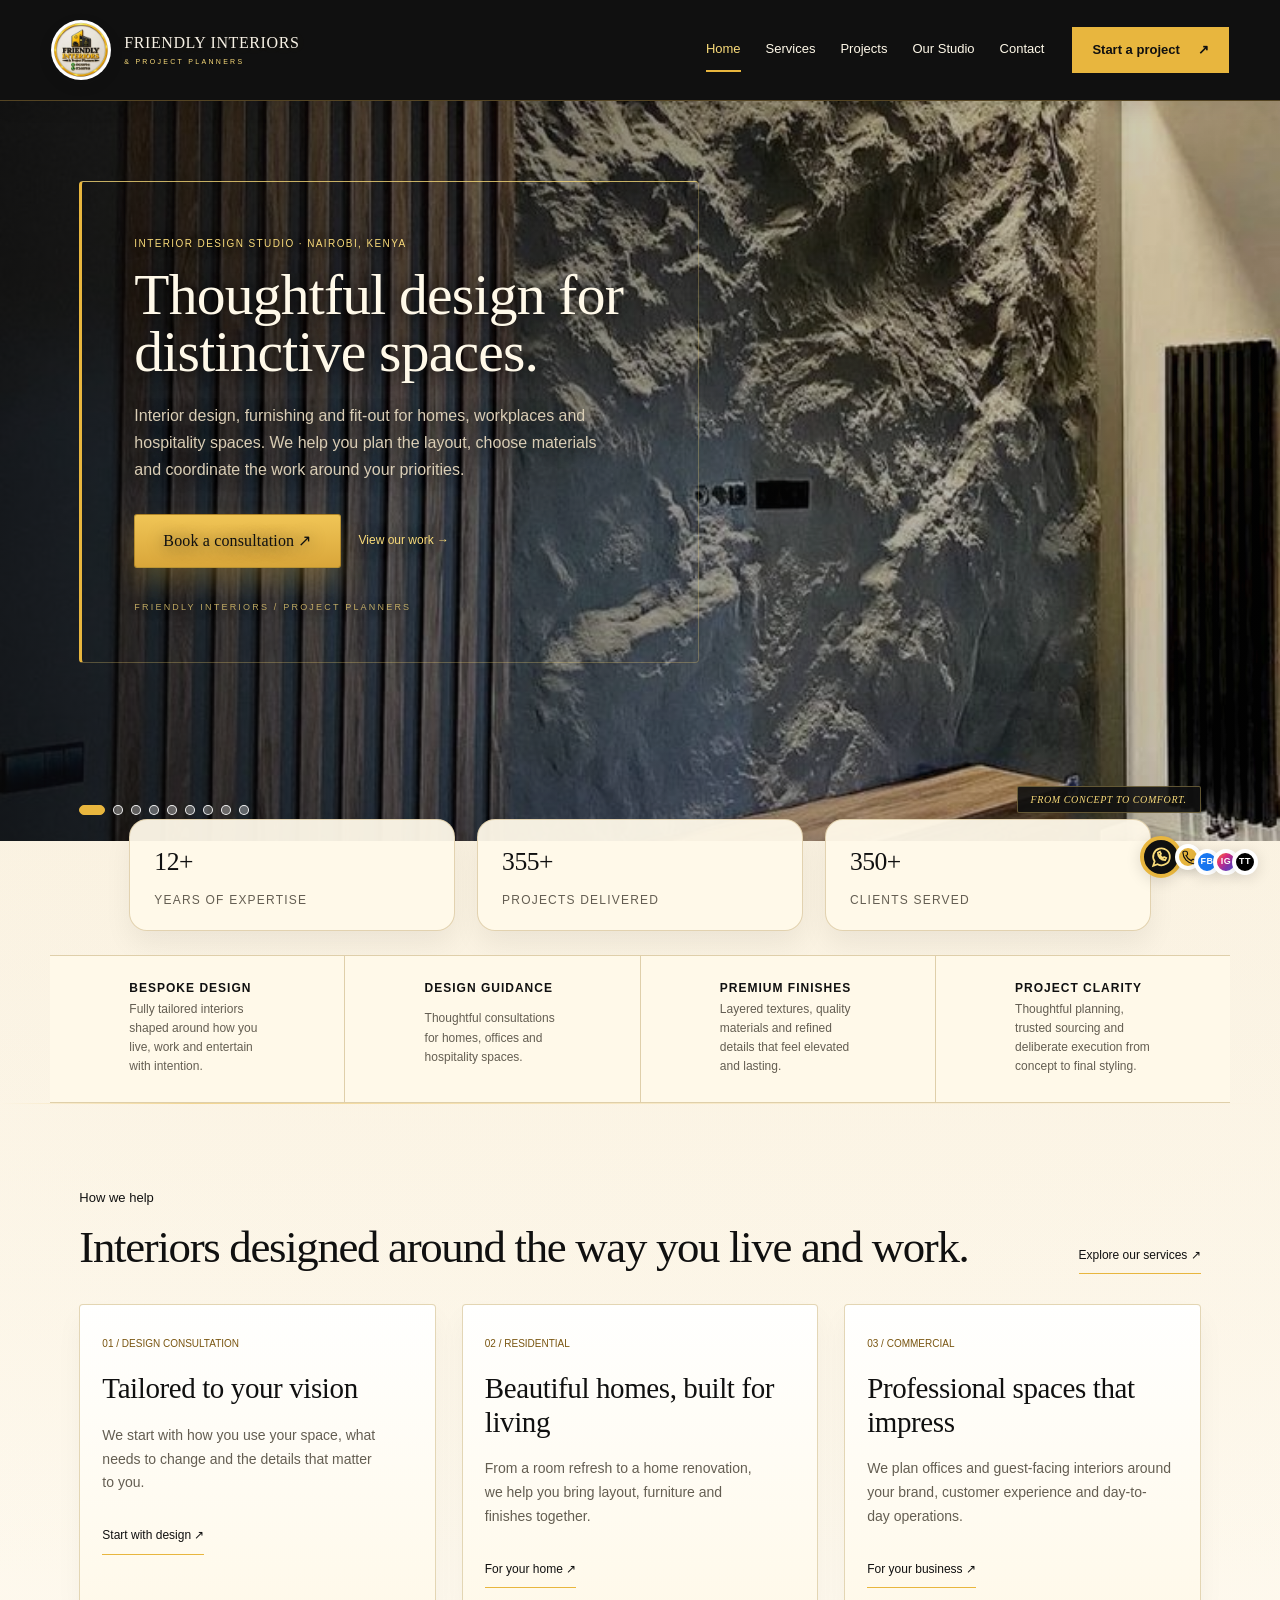
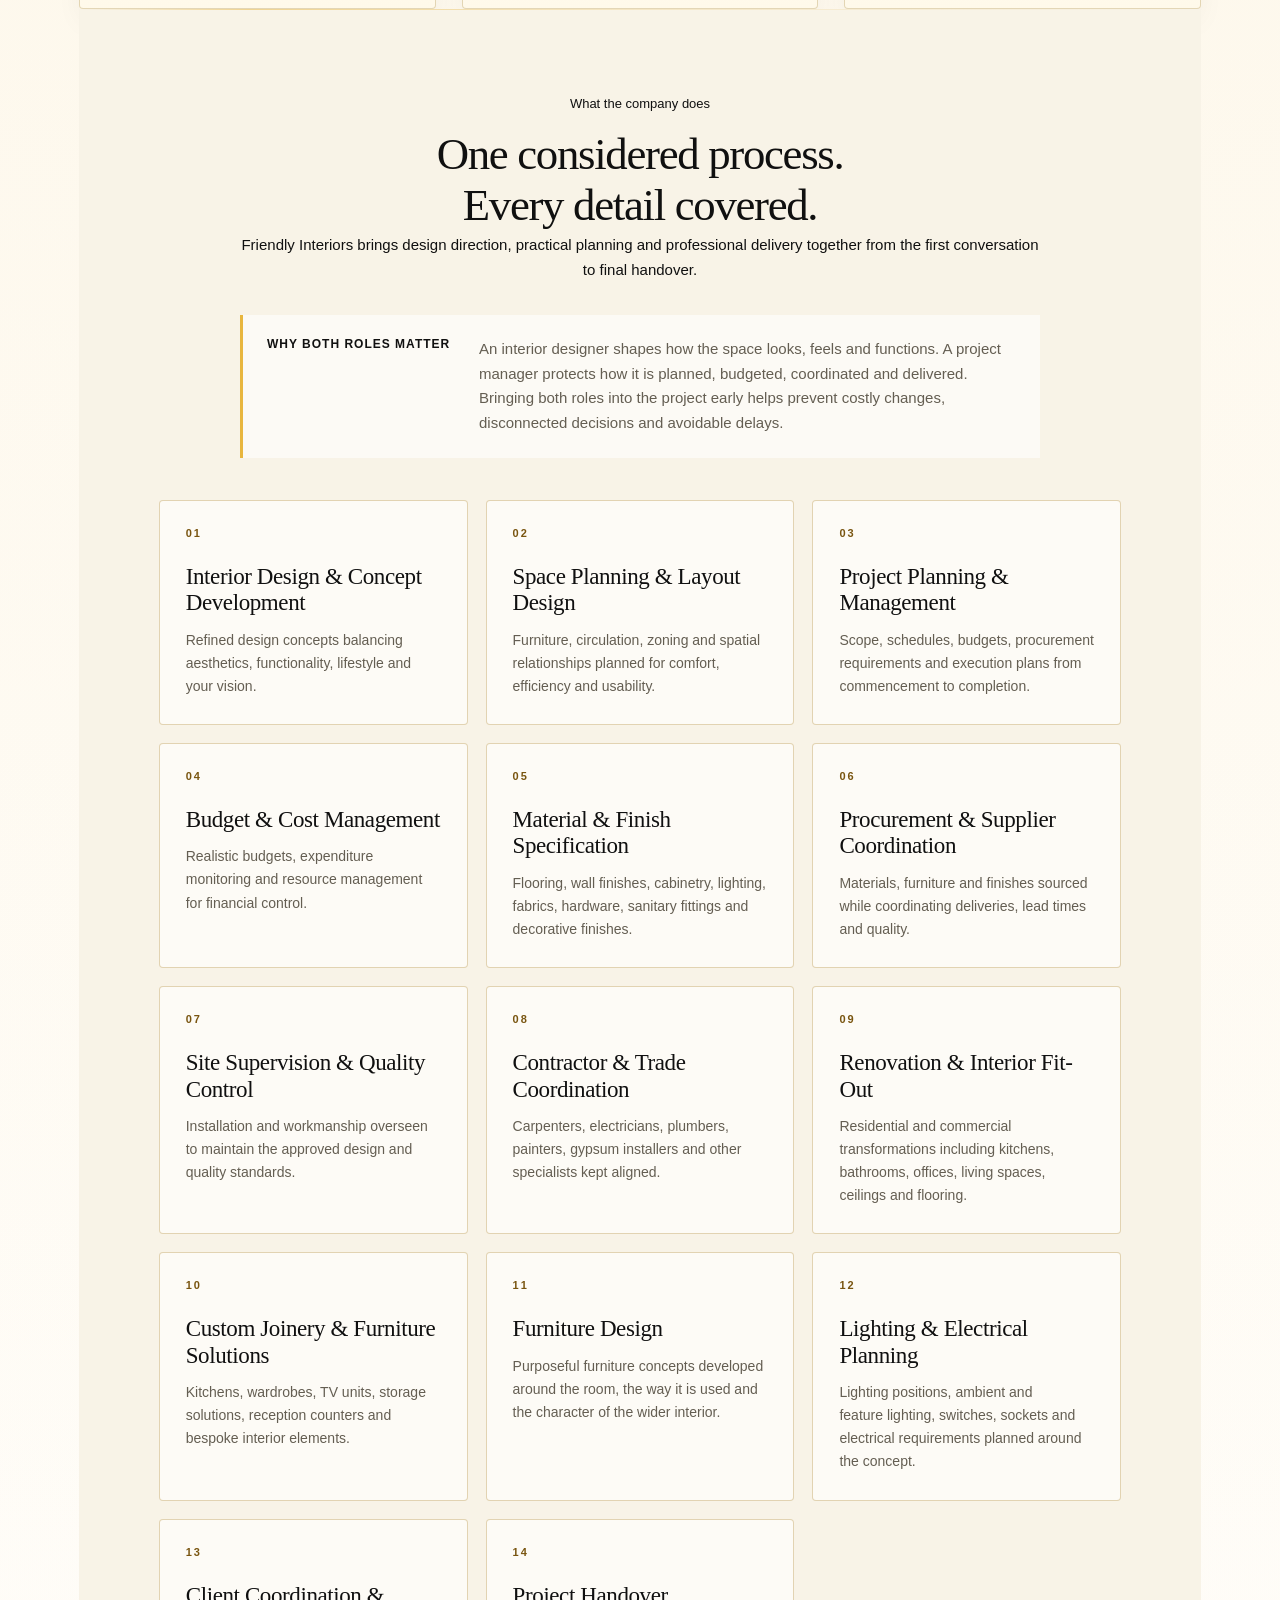
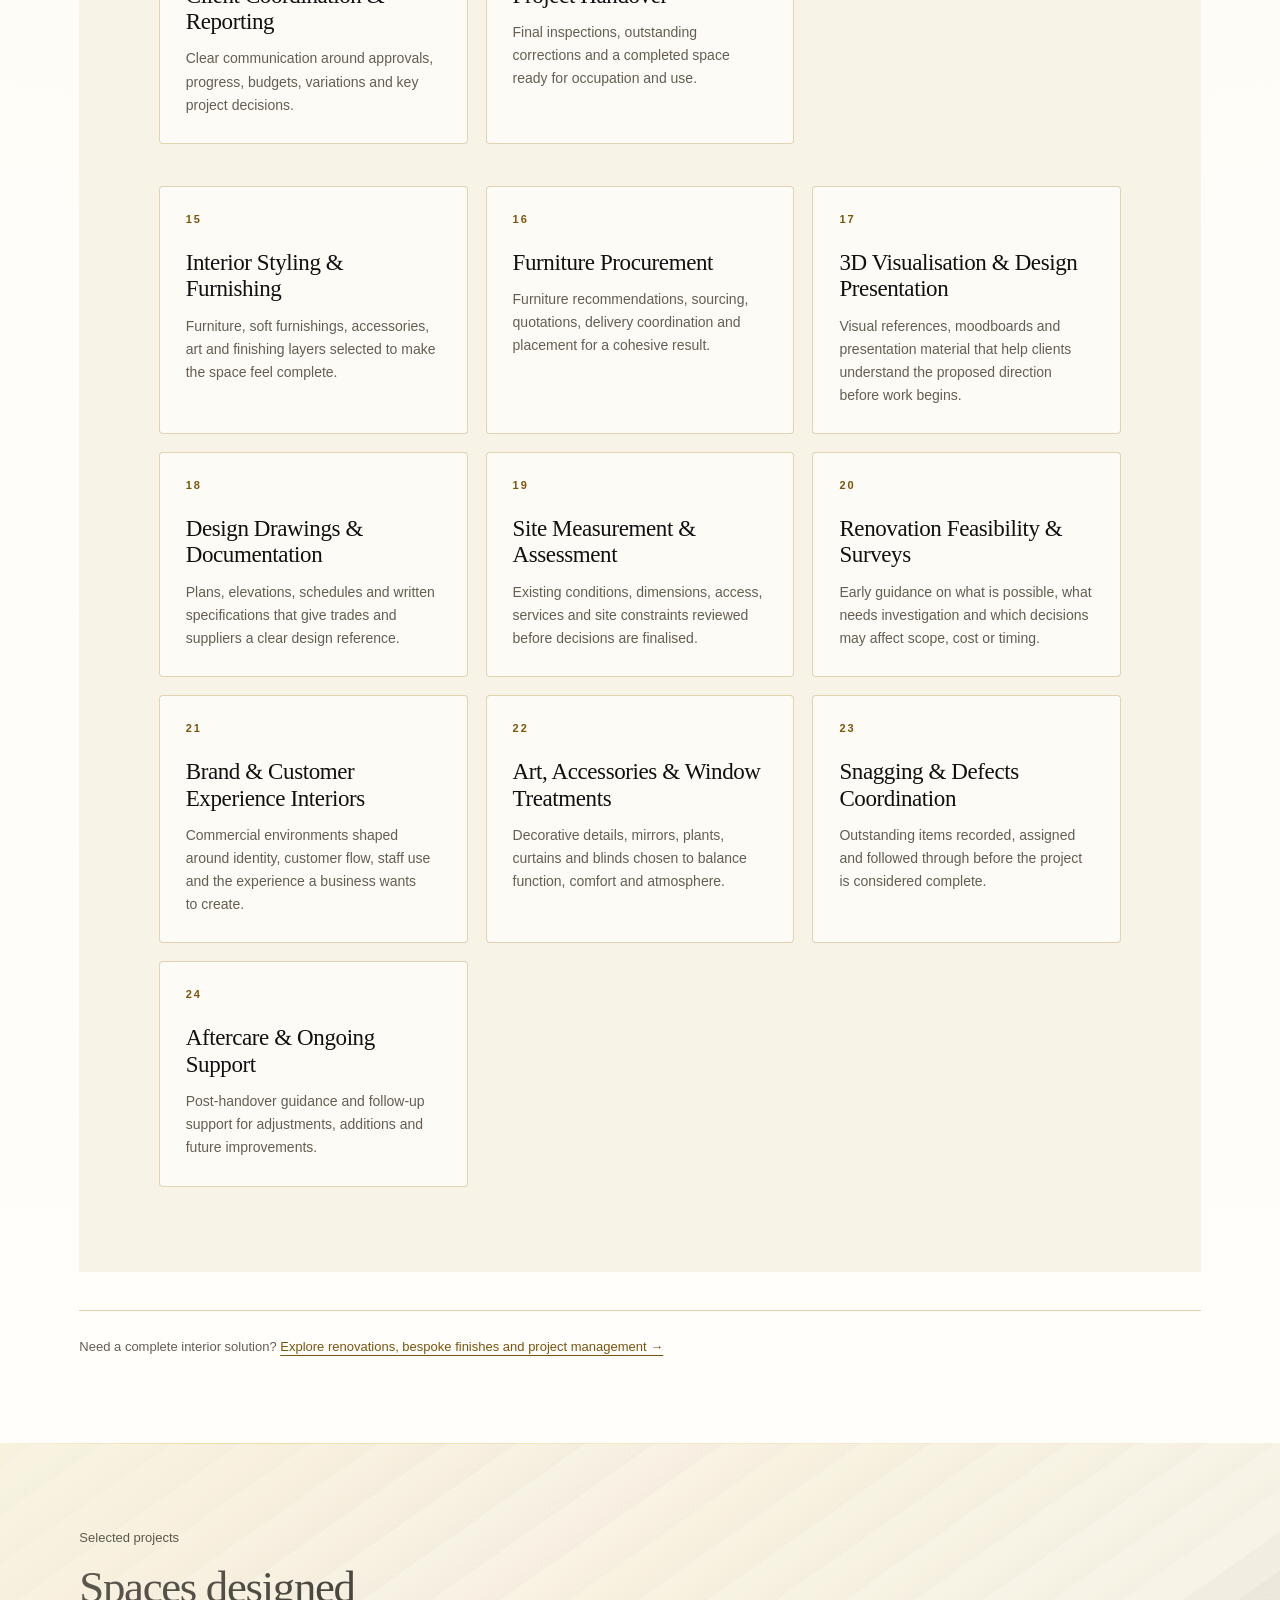
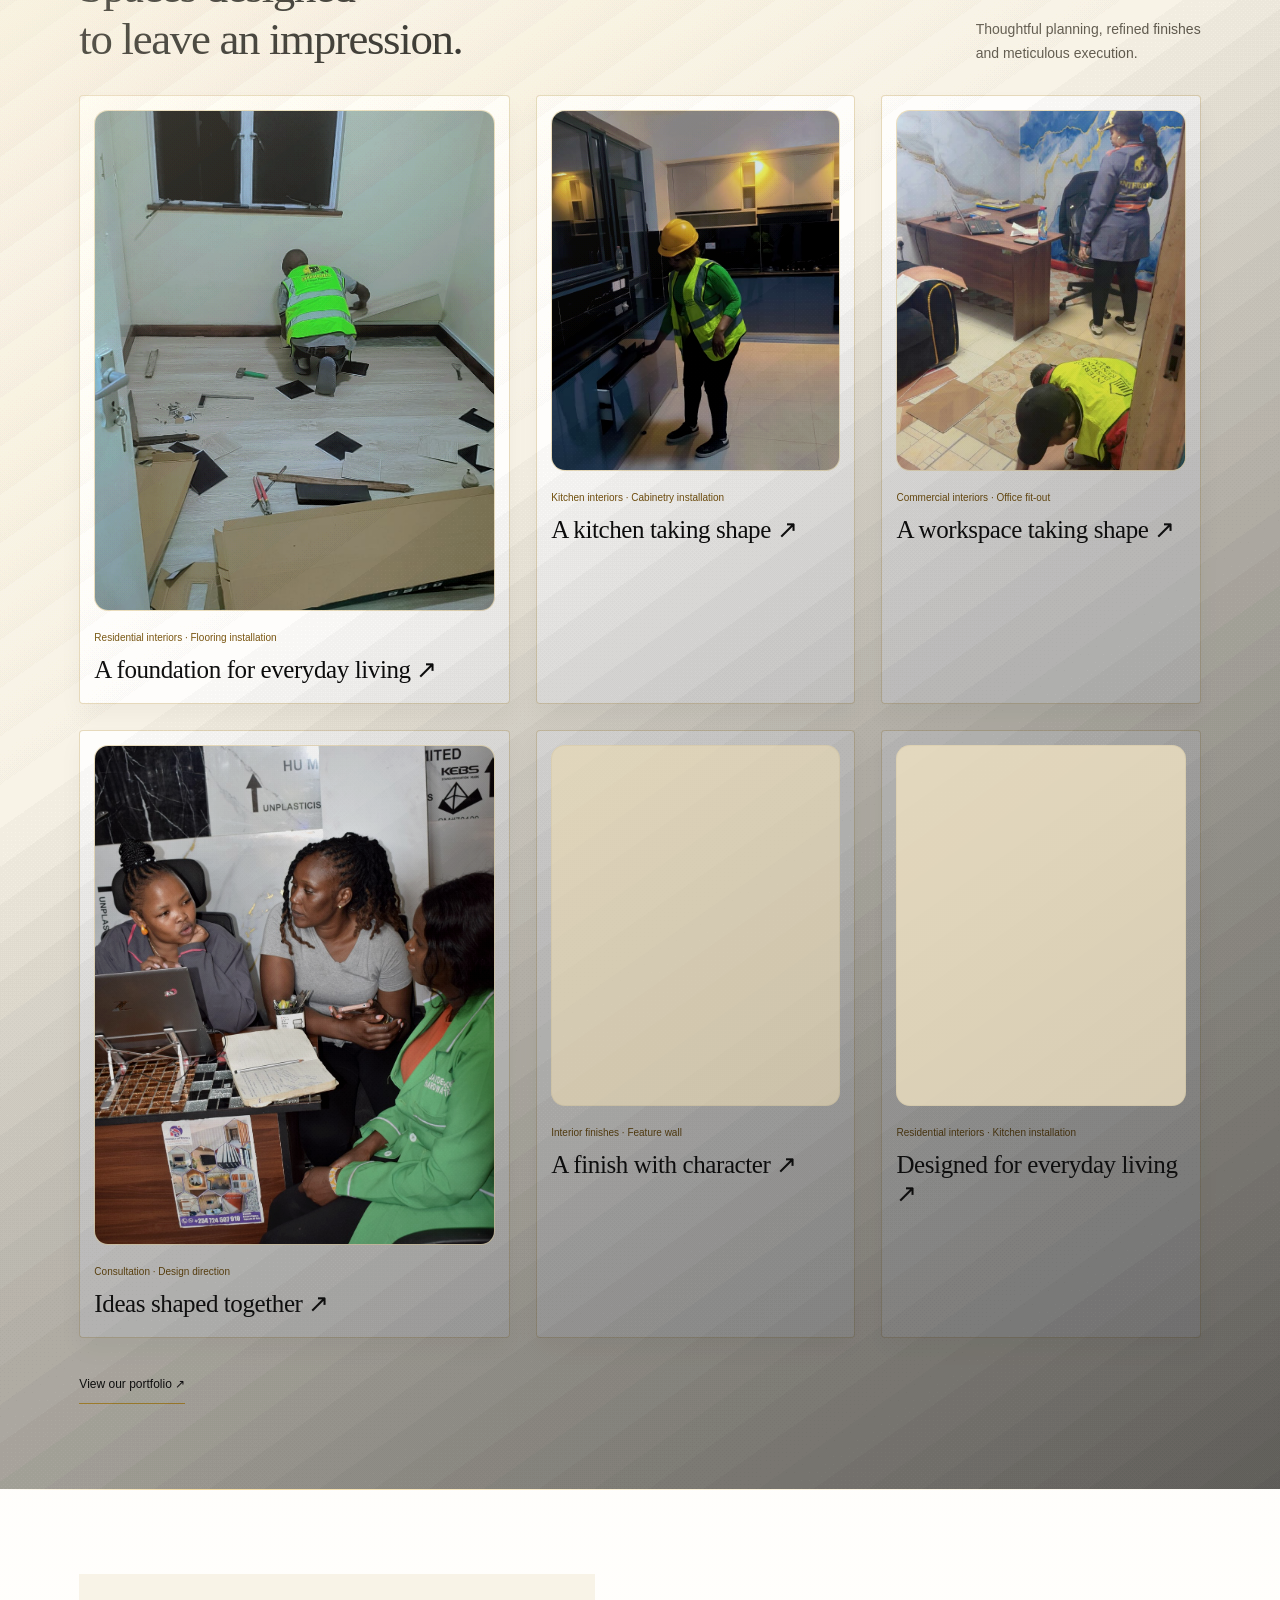
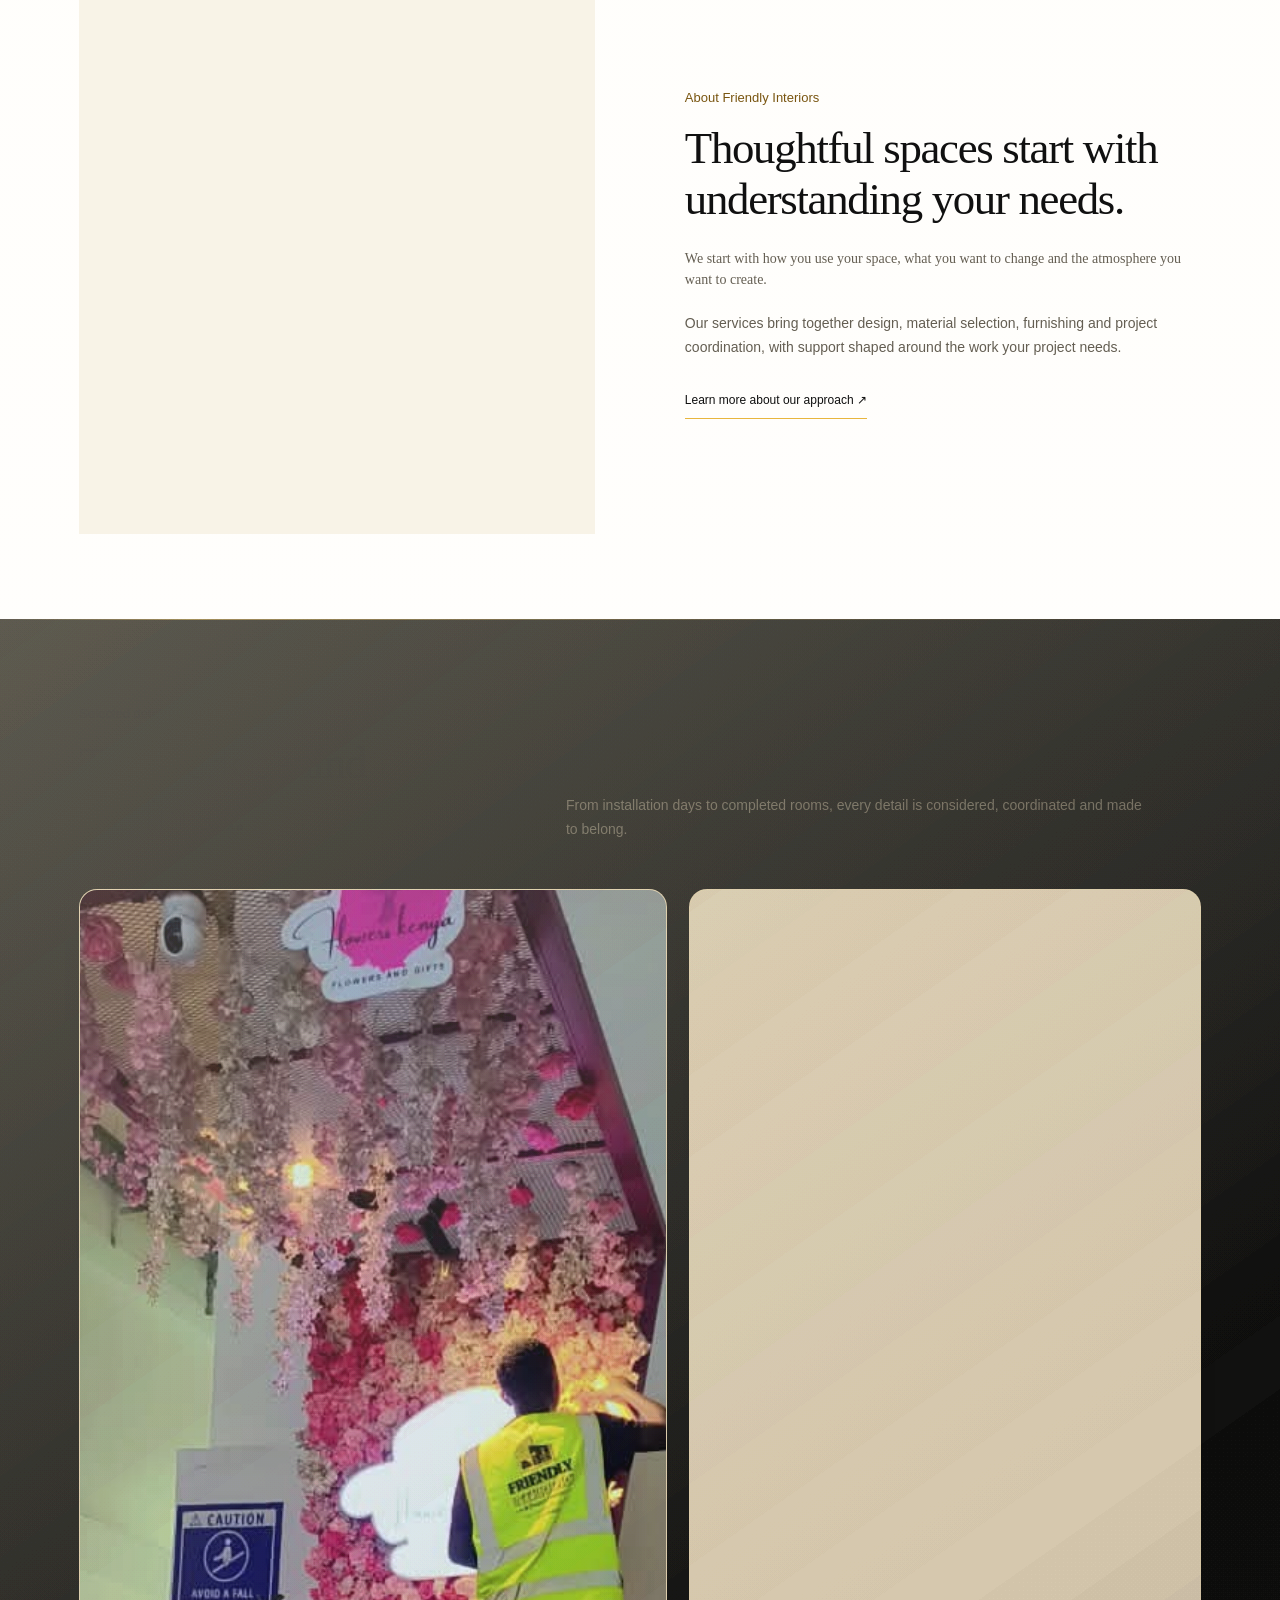
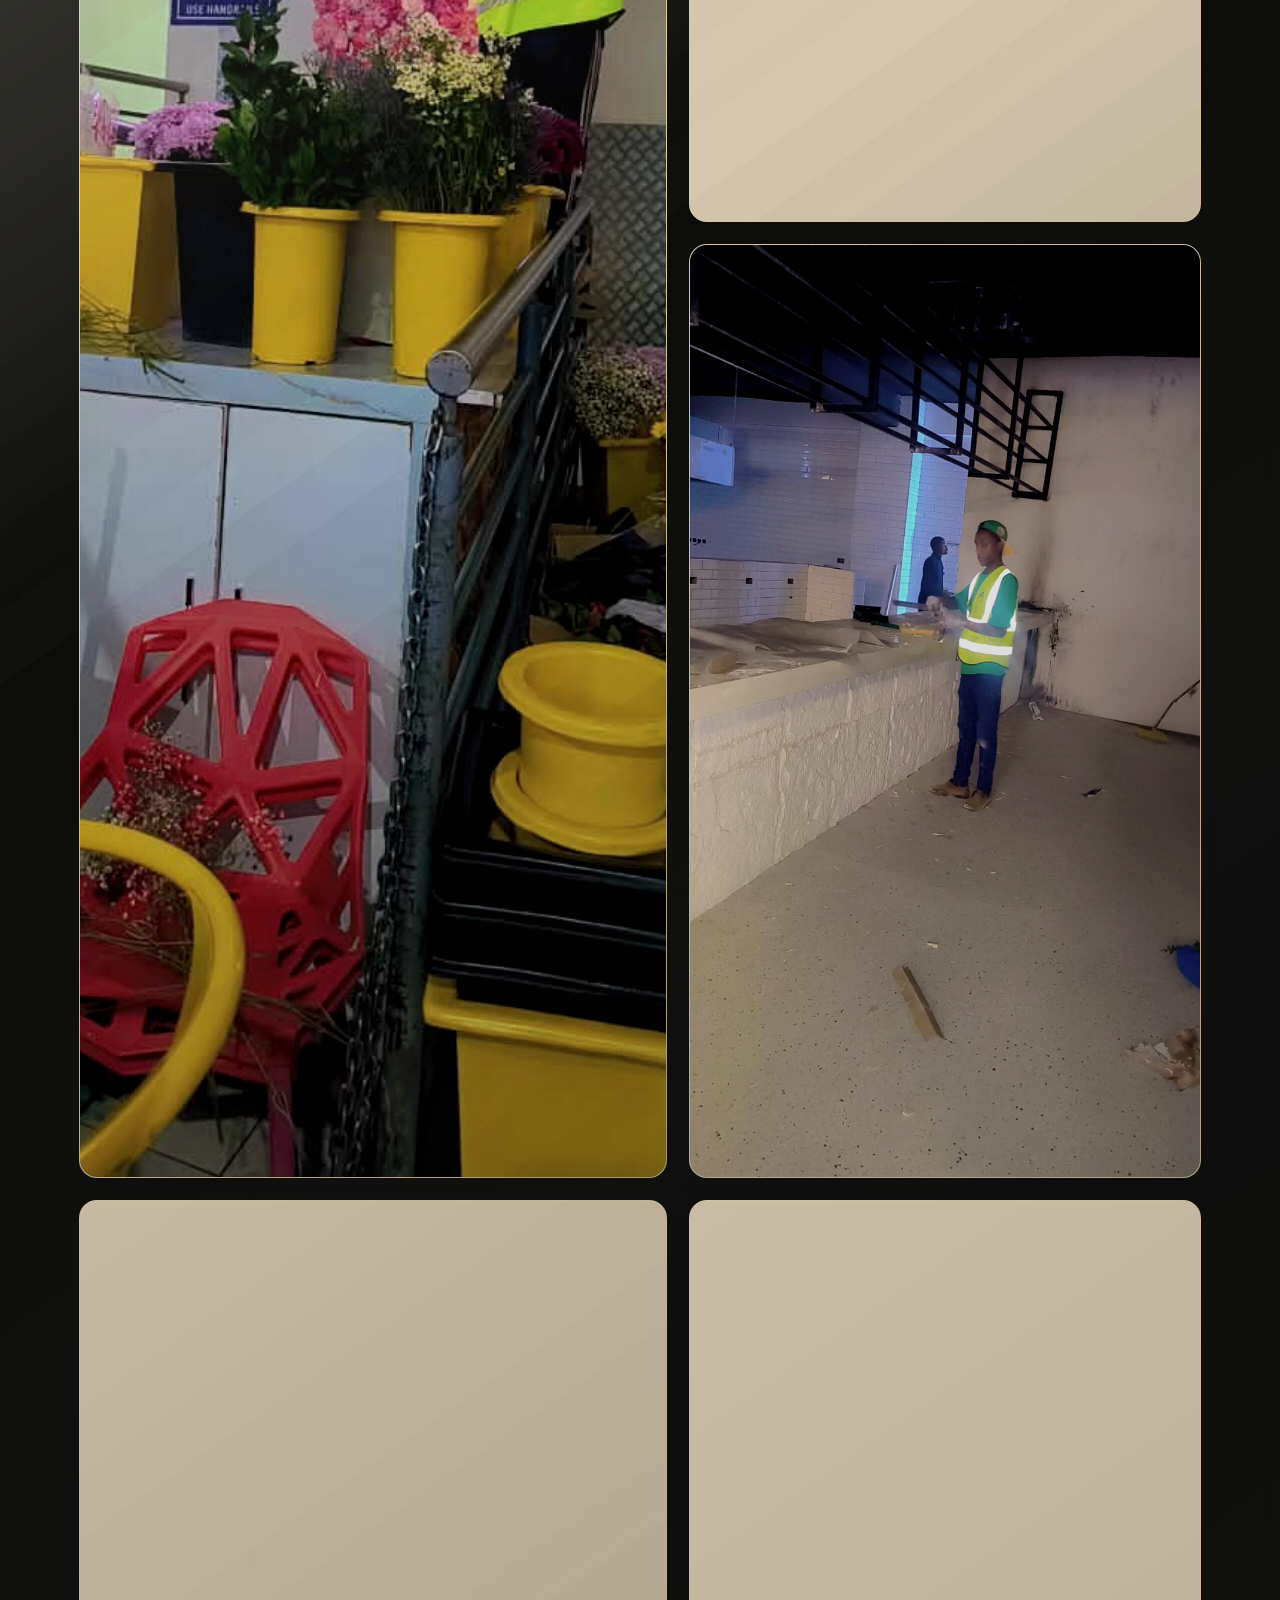
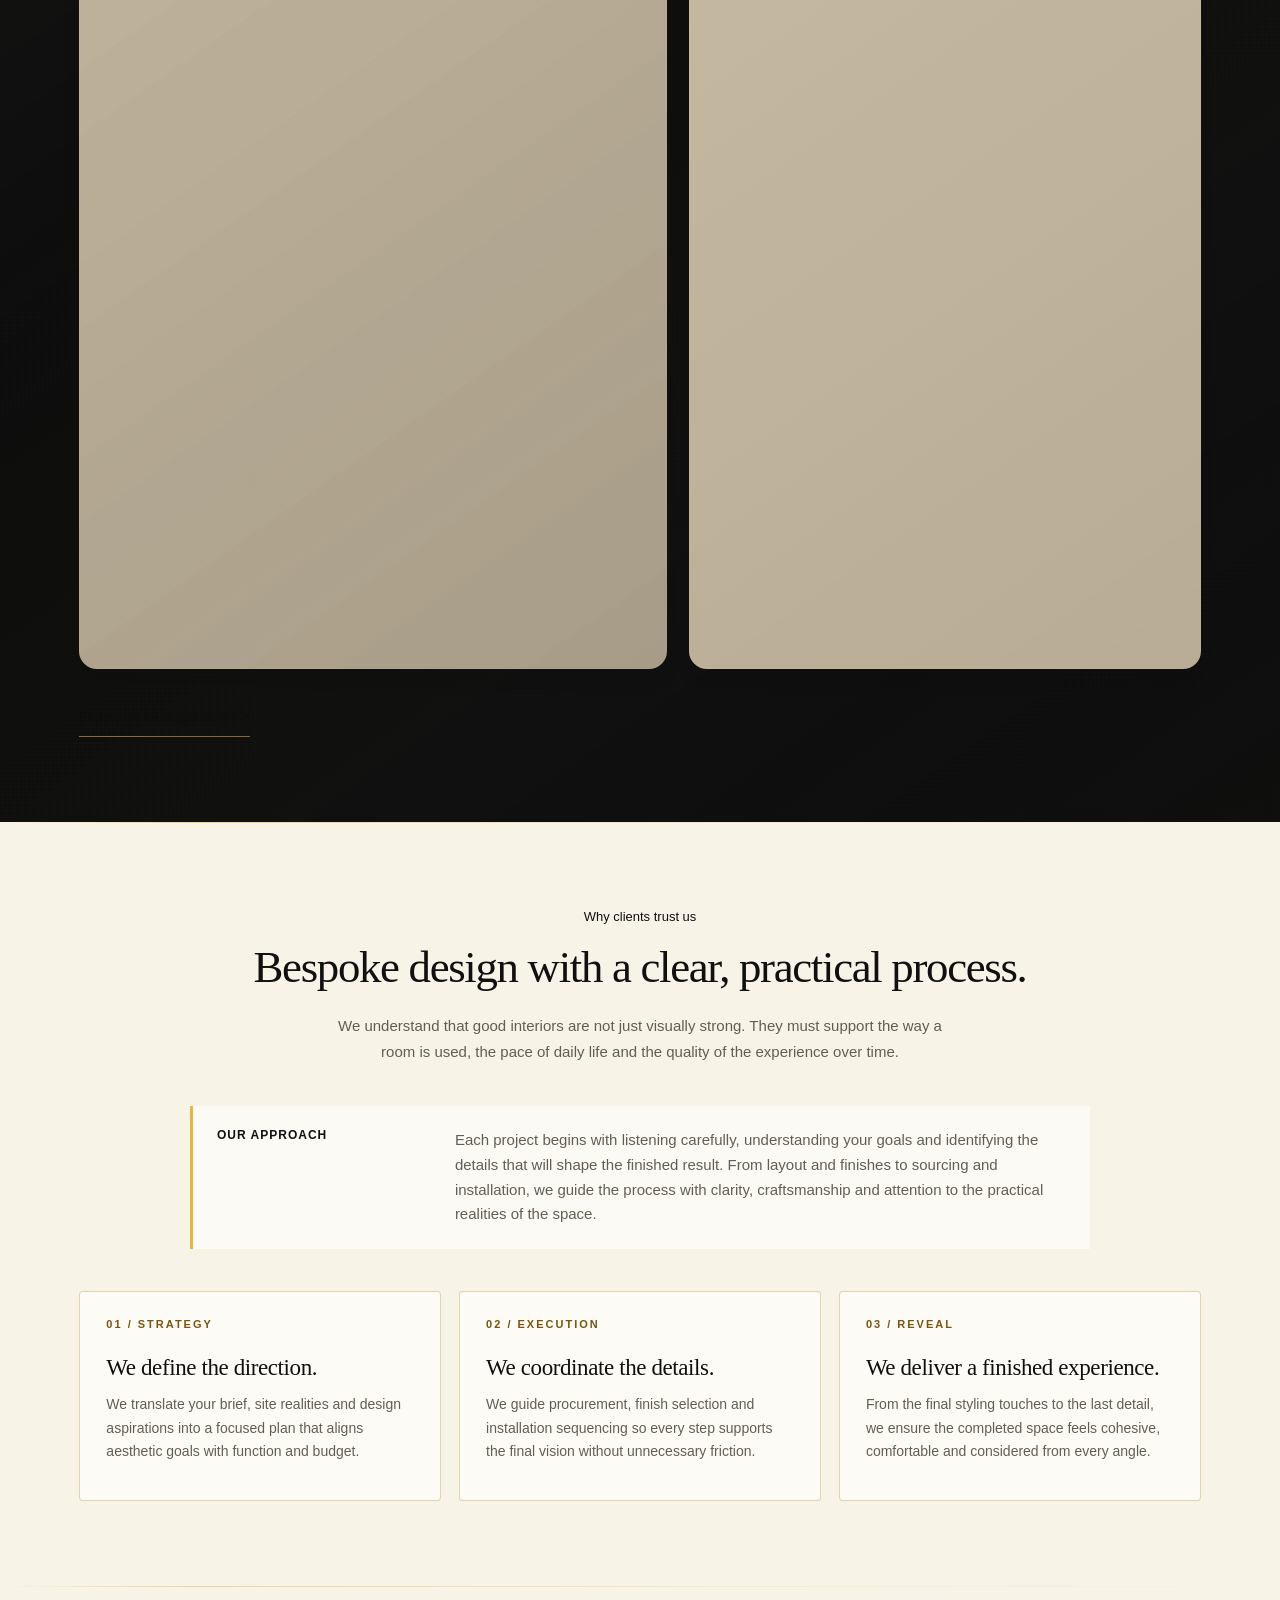
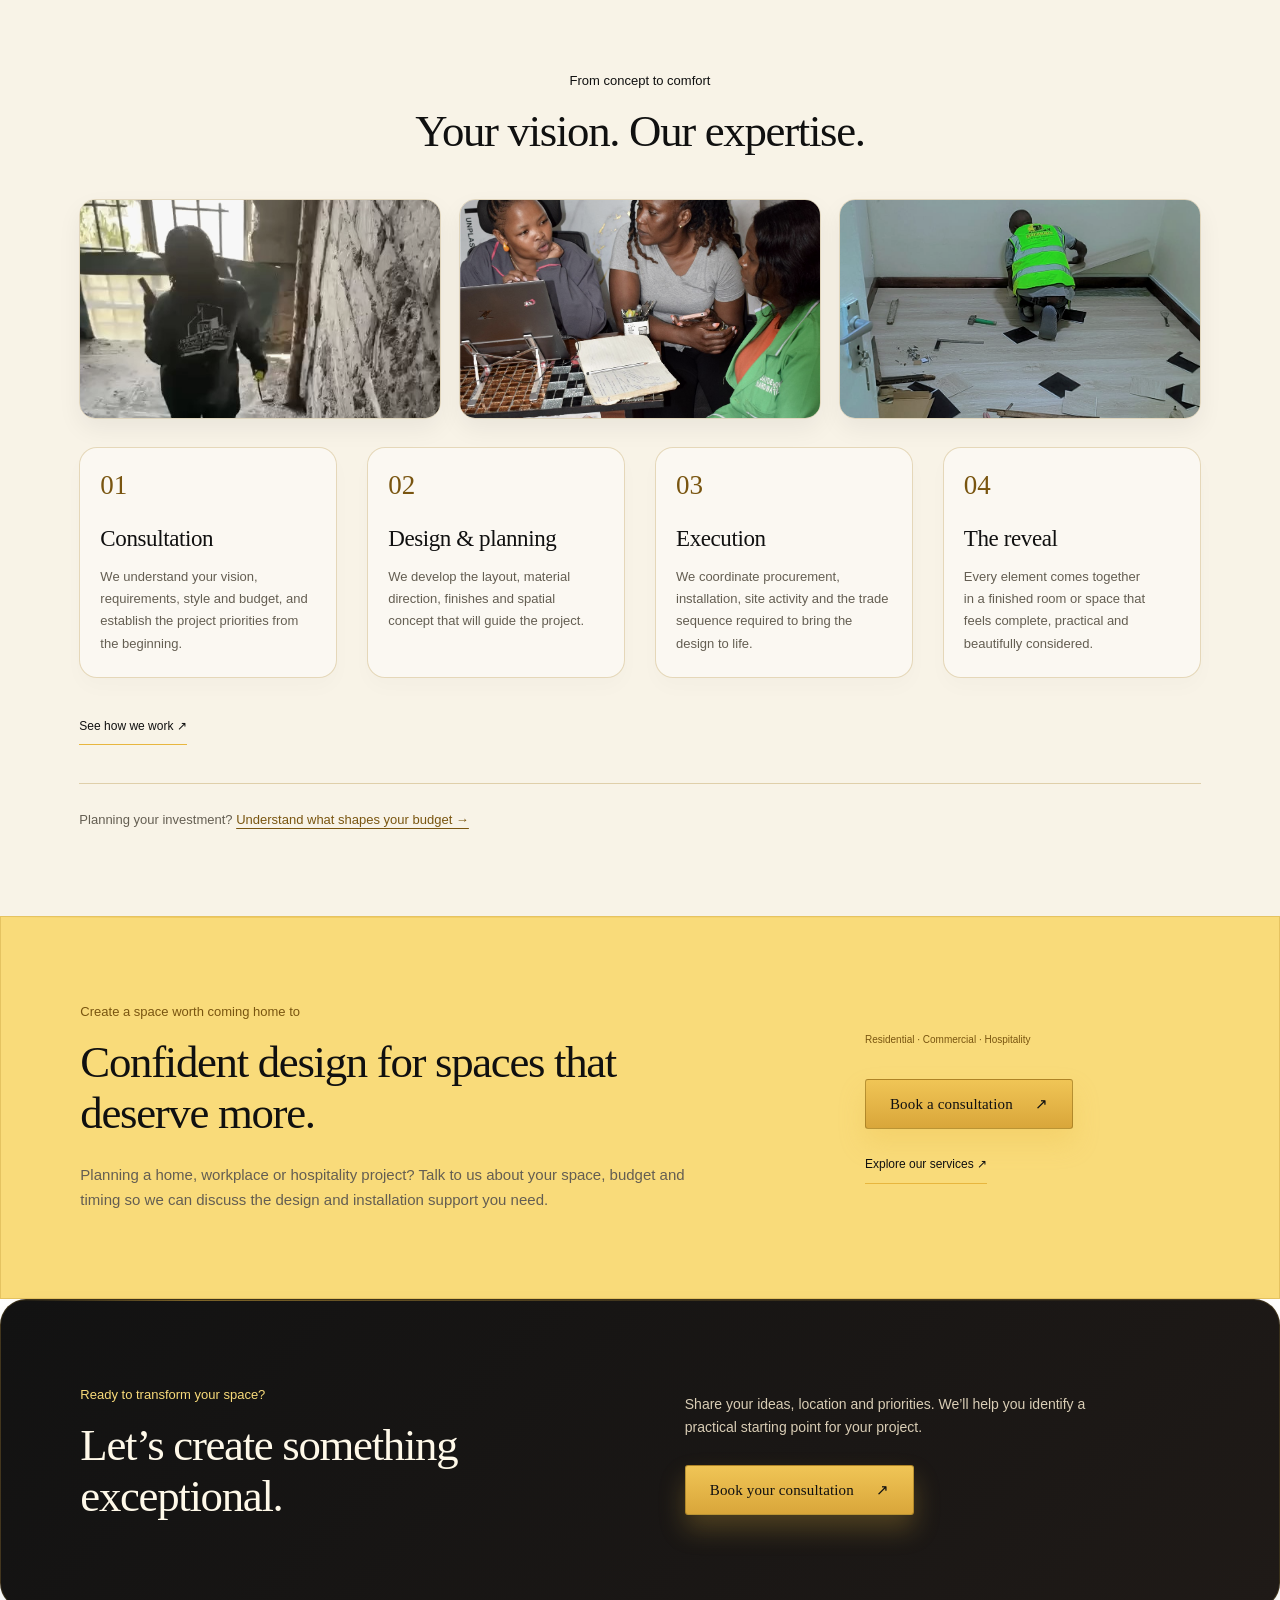
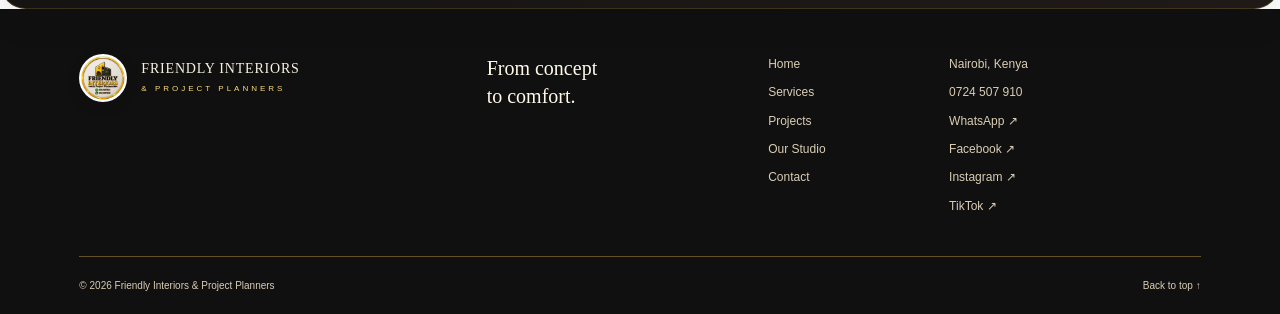
<file: index.html>
<!DOCTYPE html>
<html lang="en">
<head>
<meta charset="UTF-8">
<meta name="viewport" content="width=device-width, initial-scale=1">
<meta name="description" content="Friendly Interiors &amp; Project Planners designs and delivers refined residential, commercial and hospitality interiors for clients worldwide, from concept through completion.">
<meta name="theme-color" content="#101010">
<title>Worldwide Interior Design | Friendly Interiors &amp; Project Planners</title>
<link rel="stylesheet" href="style.css">
<script src="script.js" defer></script>
</head>
<body>
<a class="skip-link" href="#main-content">Skip to content</a>
<header id="top" class="site-header">
  <div class="header-inner">
    <a class="brand" href="index.html" aria-label="Friendly Interiors home"><img src="images/logo-v2.jpg" width="600" height="600" alt=""><span>FRIENDLY INTERIORS<small>&amp; PROJECT PLANNERS</small></span></a>
    <button class="menu-toggle" type="button" aria-expanded="false" aria-controls="main-nav" hidden><span class="menu-label">Menu</span><span class="menu-icon" aria-hidden="true"></span></button>
    <nav id="main-nav" aria-label="Main navigation">
      <div class="nav-links"><a href="index.html" aria-current="page">Home</a><a href="services.html">Services</a><a href="projects.html">Projects</a><a href="studio.html">Our Studio</a><a href="contact.html">Contact</a></div>
      <a class="nav-project-cta" href="contact.html#contact">Start a project <span aria-hidden="true">↗</span></a>
      <a class="nav-phone" href="tel:+254724507910"><span>Speak with our team</span>0724 507 910</a>
    </nav>
  </div>
</header>
<main id="main-content"><section class="hero" aria-labelledby="hero-title">
  <div class="hero-slideshow" aria-label="Featured interior design project gallery">
    <img src="images/tv%20wall%20design.jpg" alt="Contemporary residential media wall with timber slats, textured stone and integrated lighting" class="hero-image is-active" fetchpriority="high" decoding="async">
    <img src="images/kitchen%20cabinet%20done.jpg" alt="Kitchen cabinetry installation in progress with a Friendly Interiors team member on site" class="hero-image" loading="lazy" decoding="async">
    <img src="images/hospitality%20space%20image.jpg" alt="Hospitality interior styling with a refined palette, soft seating and polished finish details" class="hero-image" loading="lazy" decoding="async">
    <img src="images/residential%20image.jpg" alt="Residential living space with warm materials, comfortable seating and a curated modern layout" class="hero-image" loading="lazy" decoding="async">
    <img src="images/office-fit-out.jpg" alt="Commercial office fit-out showing custom joinery, flooring and a refined work environment" class="hero-image" loading="lazy" decoding="async">
    <img src="images/commercial%20space.jpg" alt="Commercial interior with brushed timber details, shelving and a polished hospitality atmosphere" class="hero-image" loading="lazy" decoding="async">
    <img src="images/commercial%20space2.jpg" alt="Statement feature wall with blue and gold detailing and layered greenery in a stylish finish" class="hero-image" loading="lazy" decoding="async">
    <img src="images/consultation.jpg" alt="Friendly Interiors team discussing design ideas with clients during a consultation" class="hero-image" loading="lazy" decoding="async">
    <img src="images/studio-planning.jpg" alt="Design planning session with materials and ideas being mapped out in the studio" class="hero-image" loading="lazy" decoding="async">
  </div>
  <div class="hero-dots" aria-label="Image slides">
    <button type="button" class="hero-dot is-active" aria-label="Show slide 1" aria-pressed="true"></button>
    <button type="button" class="hero-dot" aria-label="Show slide 2" aria-pressed="false"></button>
    <button type="button" class="hero-dot" aria-label="Show slide 3" aria-pressed="false"></button>
    <button type="button" class="hero-dot" aria-label="Show slide 4" aria-pressed="false"></button>
    <button type="button" class="hero-dot" aria-label="Show slide 5" aria-pressed="false"></button>
    <button type="button" class="hero-dot" aria-label="Show slide 6" aria-pressed="false"></button>
    <button type="button" class="hero-dot" aria-label="Show slide 7" aria-pressed="false"></button>
    <button type="button" class="hero-dot" aria-label="Show slide 8" aria-pressed="false"></button>
    <button type="button" class="hero-dot" aria-label="Show slide 9" aria-pressed="false"></button>
  </div>
  <div class="hero-card"><p class="eyebrow">Interior design studio · Nairobi, Kenya</p><h1 id="hero-title">Thoughtful design for distinctive spaces.</h1><p>Interior design, furnishing and fit-out for homes, workplaces and hospitality spaces. We help you plan the layout, choose materials and coordinate the work around your priorities.</p><div class="hero-actions"><a class="button" href="contact.html#contact">Book a consultation ↗</a><a class="hero-secondary" href="projects.html">View our work →</a></div></div><span class="hero-caption">From concept to comfort.</span></section>
<section class="hero-metrics" aria-label="Friendly Interiors highlights">
  <div class="metric-item"><span class="metric-number">12+</span><span class="metric-label">years of expertise</span></div>
  <div class="metric-item"><span class="metric-number">355+</span><span class="metric-label">projects delivered</span></div>
  <div class="metric-item"><span class="metric-number">350+</span><span class="metric-label">clients served</span></div>
</section>
<section class="trust-strip" aria-label="Studio strengths">
  <div><strong>Bespoke design</strong><span>Fully tailored interiors shaped around how you live, work and entertain with intention.</span></div>
  <div><strong>Design guidance</strong><span>Thoughtful consultations for homes, offices and hospitality spaces.</span></div>
  <div><strong>Premium finishes</strong><span>Layered textures, quality materials and refined details that feel elevated and lasting.</span></div>
  <div><strong>Project clarity</strong><span>Thoughtful planning, trusted sourcing and deliberate execution from concept to final styling.</span></div>
</section>
<section class="section" id="services"><div class="heading-row"><div><p class="eyebrow">How we help</p><h2>Interiors designed around the way you live and work.</h2></div><a class="text-link" href="services.html">Explore our services ↗</a></div><div class="pathway-grid">
<article><span class="tag">01 / DESIGN CONSULTATION</span><h3>Tailored to your vision</h3><p>We start with how you use your space, what needs to change and the details that matter to you.</p><a class="text-link" href="services.html#residential">Start with design ↗</a></article>
<article><span class="tag">02 / RESIDENTIAL</span><h3>Beautiful homes, built for living</h3><p>From a room refresh to a home renovation, we help you bring layout, furniture and finishes together.</p><a class="text-link" href="services.html#residential">For your home ↗</a></article>
<article><span class="tag">03 / COMMERCIAL</span><h3>Professional spaces that impress</h3><p>We plan offices and guest-facing interiors around your brand, customer experience and day-to-day operations.</p><a class="text-link" href="services.html#commercial">For your business ↗</a></article></div><div class="compact-note" id="service-guide">Need a complete interior solution? <a href="services.html#service-guide">Explore renovations, bespoke finishes and project management →</a></div></section>
<section class="section home-work" id="projects"><div class="heading-row"><div><p class="eyebrow">Selected projects</p><h2>Spaces designed<br>to leave an impression.</h2></div><p>Thoughtful planning, refined finishes<br>and meticulous execution.</p></div><div class="home-projects"><article><a href="projects.html#flooring-installation" class="preview-photo"><img src="images/residential%20image.jpg" alt="Team member fitting light wood-effect flooring" loading="lazy" decoding="async"></a><p class="tag">Residential interiors · Flooring installation</p><h3><a href="projects.html#flooring-installation">A foundation for everyday living ↗</a></h3></article><article><a href="projects.html#kitchen-installation" class="preview-photo"><img src="images/hospitality%20space%20image.jpg" alt="Team member checking grey kitchen cabinetry and dark worktops" loading="lazy" decoding="async"></a><p class="tag">Kitchen interiors · Cabinetry installation</p><h3><a href="projects.html#kitchen-installation">A kitchen taking shape ↗</a></h3></article><article><a href="projects.html#office-fit-out" class="preview-photo"><img src="images/office-fit-out.jpg" alt="Commercial office fit-out with custom joinery and a refined client-facing setup" loading="lazy" decoding="async"></a><p class="tag">Commercial interiors · Office fit-out</p><h3><a href="projects.html#office-fit-out">A workspace taking shape ↗</a></h3></article><article><a href="studio.html#consultation" class="preview-photo"><img src="images/consultation.jpg" alt="Friendly Interiors team discussing materials and design ideas with a client" loading="lazy" decoding="async"></a><p class="tag">Consultation · Design direction</p><h3><a href="studio.html#consultation">Ideas shaped together ↗</a></h3></article><article><a href="projects.html#lounge-styling" class="preview-photo"><img src="images/commercial%20space2.jpg" alt="Interior with a bold blue and gold feature wall and layered greenery" loading="lazy" decoding="async"></a><p class="tag">Interior finishes · Feature wall</p><h3><a href="projects.html#lounge-styling">A finish with character ↗</a></h3></article><article><a href="projects.html#kitchen-installation" class="preview-photo"><img src="images/hero.jpg" alt="Team member inspecting dark worktops and fitted kitchen cabinetry" loading="lazy" decoding="async"></a><p class="tag">Residential interiors · Kitchen installation</p><h3><a href="projects.html#kitchen-installation">Designed for everyday living ↗</a></h3></article></div><a class="text-link" href="projects.html">View our portfolio ↗</a></section>
<section class="section editorial-split" id="about"><figure class="portrait"><img src="images/studio-planning.jpg" alt="Team member working at a laptop in the Friendly Interiors office" loading="lazy" decoding="async"></figure><div><p class="eyebrow">About Friendly Interiors</p><h2>Thoughtful spaces start with understanding your needs.</h2><p class="lead">We start with how you use your space, what you want to change and the atmosphere you want to create.</p><p>Our services bring together design, material selection, furnishing and project coordination, with support shaped around the work your project needs.</p><a class="text-link" href="studio.html">Learn more about our approach ↗</a></div></section>
<section class="section premium-gallery" aria-labelledby="premium-gallery-title"><div class="heading-row"><div><p class="eyebrow">Selected details</p><h2 id="premium-gallery-title">The work behind the finish.</h2></div><p>From installation days to completed rooms, every detail is considered, coordinated and made to belong.</p></div><div class="premium-gallery-grid"><figure class="premium-gallery-feature"><img src="images/flower%20shop%20renovation.jpg" alt="Colourful flower shop installation with hanging floral details" loading="lazy" decoding="async"><figcaption><span>Commercial &amp; hospitality</span><strong>Colour, movement and atmosphere.</strong></figcaption></figure><figure><img src="images/kitchen%20cabinet%20done.jpg" alt="Kitchen cabinetry being completed on site" loading="lazy" decoding="async"><figcaption><span>Residential interiors</span><strong>Crafted for everyday living.</strong></figcaption></figure><figure><img src="images/pu%20stone%20installation%20in%20reception.jpg" alt="Stone feature wall installation in a reception area" loading="lazy" decoding="async"><figcaption><span>Renovation &amp; fit-out</span><strong>Details that make an entrance.</strong></figcaption></figure><figure><img src="images/best%20tv%20area.jpg" alt="Finished living room media wall with warm integrated lighting" loading="lazy" decoding="async"><figcaption><span>Residential interiors</span><strong>A considered final reveal.</strong></figcaption></figure></div><a class="text-link" href="projects.html">Explore the full project stories ↗</a></section>
<section class="section capability-section"><div class="section-heading"><p class="eyebrow">Why clients trust us</p><h2>Bespoke design with a clear, practical process.</h2><p>We understand that good interiors are not just visually strong. They must support the way a room is used, the pace of daily life and the quality of the experience over time.</p></div><div class="capability-note"><strong>Our approach</strong><span>Each project begins with listening carefully, understanding your goals and identifying the details that will shape the finished result. From layout and finishes to sourcing and installation, we guide the process with clarity, craftsmanship and attention to the practical realities of the space.</span></div><div class="capability-grid"><article><span>01 / STRATEGY</span><h3>We define the direction.</h3><p>We translate your brief, site realities and design aspirations into a focused plan that aligns aesthetic goals with function and budget.</p></article><article><span>02 / EXECUTION</span><h3>We coordinate the details.</h3><p>We guide procurement, finish selection and installation sequencing so every step supports the final vision without unnecessary friction.</p></article><article><span>03 / REVEAL</span><h3>We deliver a finished experience.</h3><p>From the final styling touches to the last detail, we ensure the completed space feels cohesive, comfortable and considered from every angle.</p></article></div></section>
<section class="section process" id="process"><div class="section-heading"><p class="eyebrow">From concept to comfort</p><h2>Your vision. Our expertise.</h2></div><div class="process-visuals" aria-label="Project process imagery">
  <img src="images/site-visit-poster.jpg" alt="A site visit for planning and measuring an interior project" loading="lazy" decoding="async">
  <img src="images/consultation.jpg" alt="A consultation discussion around a project brief and design ideas" loading="lazy" decoding="async">
  <img src="images/residential%20image.jpg" alt="A completed living space with warm styling and carefully considered proportions" loading="lazy" decoding="async">
</div><ol class="process-grid"><li><span>01</span><h3>Consultation</h3><p>We understand your vision, requirements, style and budget, and establish the project priorities from the beginning.</p></li><li><span>02</span><h3>Design &amp; planning</h3><p>We develop the layout, material direction, finishes and spatial concept that will guide the project.</p></li><li><span>03</span><h3>Execution</h3><p>We coordinate procurement, installation, site activity and the trade sequence required to bring the design to life.</p></li><li><span>04</span><h3>The reveal</h3><p>Every element comes together in a finished room or space that feels complete, practical and beautifully considered.</p></li></ol><a class="text-link" href="studio.html#process">See how we work ↗</a><div class="compact-note" id="planning">Planning your investment? <a href="services.html#planning">Understand what shapes your budget →</a></div></section><section class="section advertise-strip" aria-labelledby="advertise-title"><div><p class="eyebrow">Create a space worth coming home to</p><h2 id="advertise-title">Confident design for spaces that deserve more.</h2><p>Planning a home, workplace or hospitality project? Talk to us about your space, budget and timing so we can discuss the design and installation support you need.</p></div><div class="advertise-actions"><p class="tag">Residential · Commercial · Hospitality</p><a class="button" href="contact.html#contact">Book a consultation <span aria-hidden="true">↗</span></a><a class="text-link" href="services.html">Explore our services ↗</a></div></section><section class="section closing-cta" id="contact"><div><p class="eyebrow">Ready to transform your space?</p><h2>Let’s create something exceptional.</h2></div><div><p>Share your ideas, location and priorities. We’ll help you identify a practical starting point for your project.</p><a class="button" href="contact.html#contact">Book your consultation <span aria-hidden="true">↗</span></a></div></section></main>
<footer class="site-footer"><div class="footer-top"><a class="brand" href="index.html" aria-label="Friendly Interiors home"><img src="images/logo-v2.jpg" width="600" height="600" alt=""><span>FRIENDLY INTERIORS<small>&amp; PROJECT PLANNERS</small></span></a><p>From concept<br>to comfort.</p><div aria-label="Footer navigation"><a href="index.html">Home</a><a href="services.html">Services</a><a href="projects.html">Projects</a><a href="studio.html">Our Studio</a><a href="contact.html">Contact</a></div><div><span>Nairobi, Kenya</span><a href="tel:+254724507910">0724 507 910</a><a href="https://wa.me/254724507910" target="_blank" rel="noopener">WhatsApp ↗</a><a href="https://web.facebook.com/Friendlyinteriors.projectplanners" target="_blank" rel="noopener">Facebook ↗</a><a href="https://www.instagram.com/friendlyinteriors_studio/" target="_blank" rel="noopener">Instagram ↗</a><a href="https://www.tiktok.com/@friendlyinteriors.studio" target="_blank" rel="noopener">TikTok ↗</a></div></div><div class="footer-bottom"><p>© <span id="year">2026</span> Friendly Interiors &amp; Project Planners</p><a href="#top">Back to top ↑</a></div></footer>
<div class="floating-chat-stack" aria-label="Contact Friendly Interiors">
  <a class="floating-chat" href="https://wa.me/254724507910" target="_blank" rel="noopener" aria-label="Chat with Friendly Interiors on WhatsApp"><svg viewBox="0 0 24 24" width="25" height="25" fill="none" stroke="currentColor" stroke-width="1.7" aria-hidden="true"><path d="M20 11.5a8 8 0 0 1-11.8 7L4 20l1.4-4.3A8 8 0 1 1 20 11.5Z"/><path d="M8.5 7.5c0 4 3 7 7 7l1-2-2-1-1 1c-1.5-.5-2.5-1.5-3-3l1-1-1-2-2 1Z"/></svg></a>
  <a class="floating-call" href="tel:+254724507910" aria-label="Call Friendly Interiors on the phone number"><svg viewBox="0 0 24 24" width="15" height="15" fill="none" stroke="currentColor" stroke-width="1.8" aria-hidden="true"><path d="M22 16.9v3a2 2 0 0 1-2.2 2A18.4 18.4 0 0 1 3.1 4.2 2 2 0 0 1 5.1 2h3a2 2 0 0 1 2 1.7l.4 2.4a2 2 0 0 1-1.3 2.2l-1.1.4a16.1 16.1 0 0 0 8.7 8.7l.4-1.1a2 2 0 0 1 2.2-1.3l2.4.4A2 2 0 0 1 22 16.9Z"/></svg></a>
  <a class="floating-social floating-facebook" href="https://web.facebook.com/Friendlyinteriors.projectplanners" target="_blank" rel="noopener" aria-label="Follow Friendly Interiors on Facebook">FB</a>
  <a class="floating-social floating-instagram" href="https://www.instagram.com/friendlyinteriors_studio/" target="_blank" rel="noopener" aria-label="Follow Friendly Interiors on Instagram">IG</a>
  <a class="floating-social floating-tiktok" href="https://www.tiktok.com/@friendlyinteriors.studio" target="_blank" rel="noopener" aria-label="Follow Friendly Interiors on TikTok">TT</a>
</div>
</body>
</html>
</file>
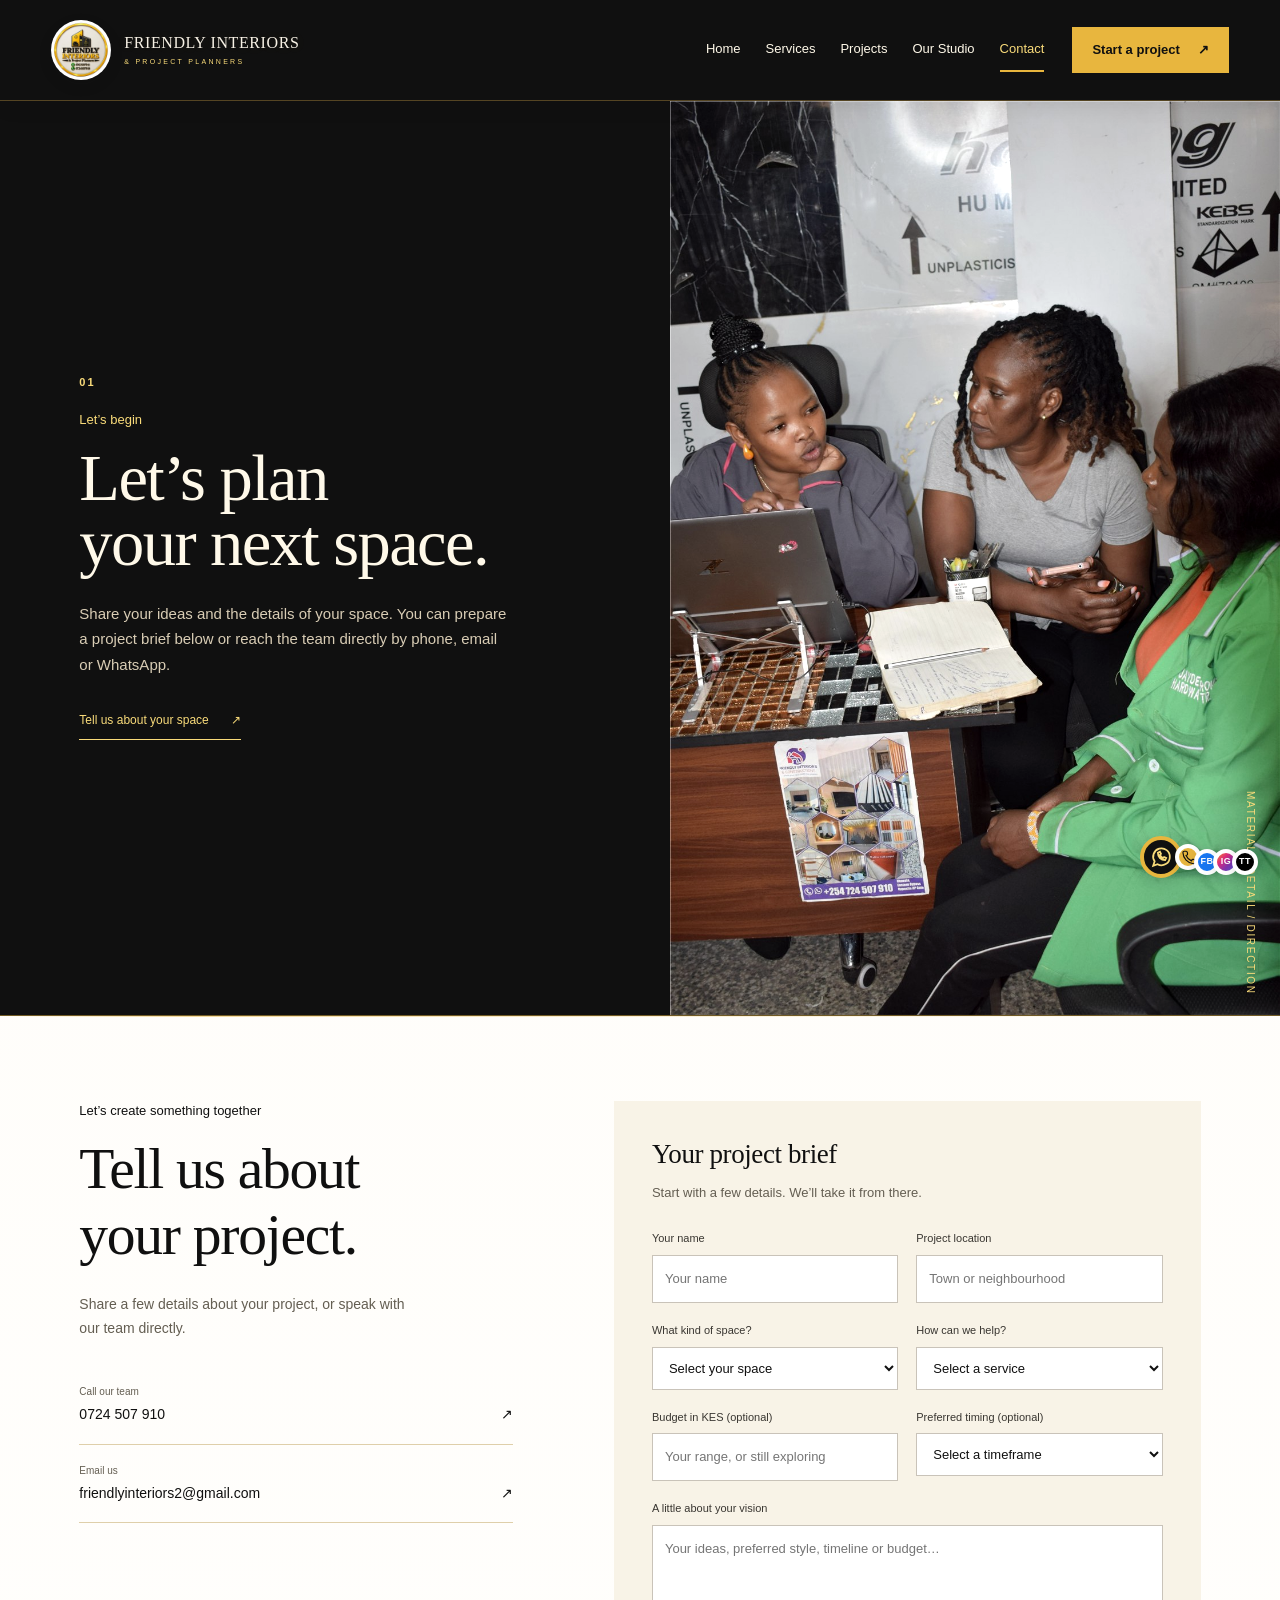
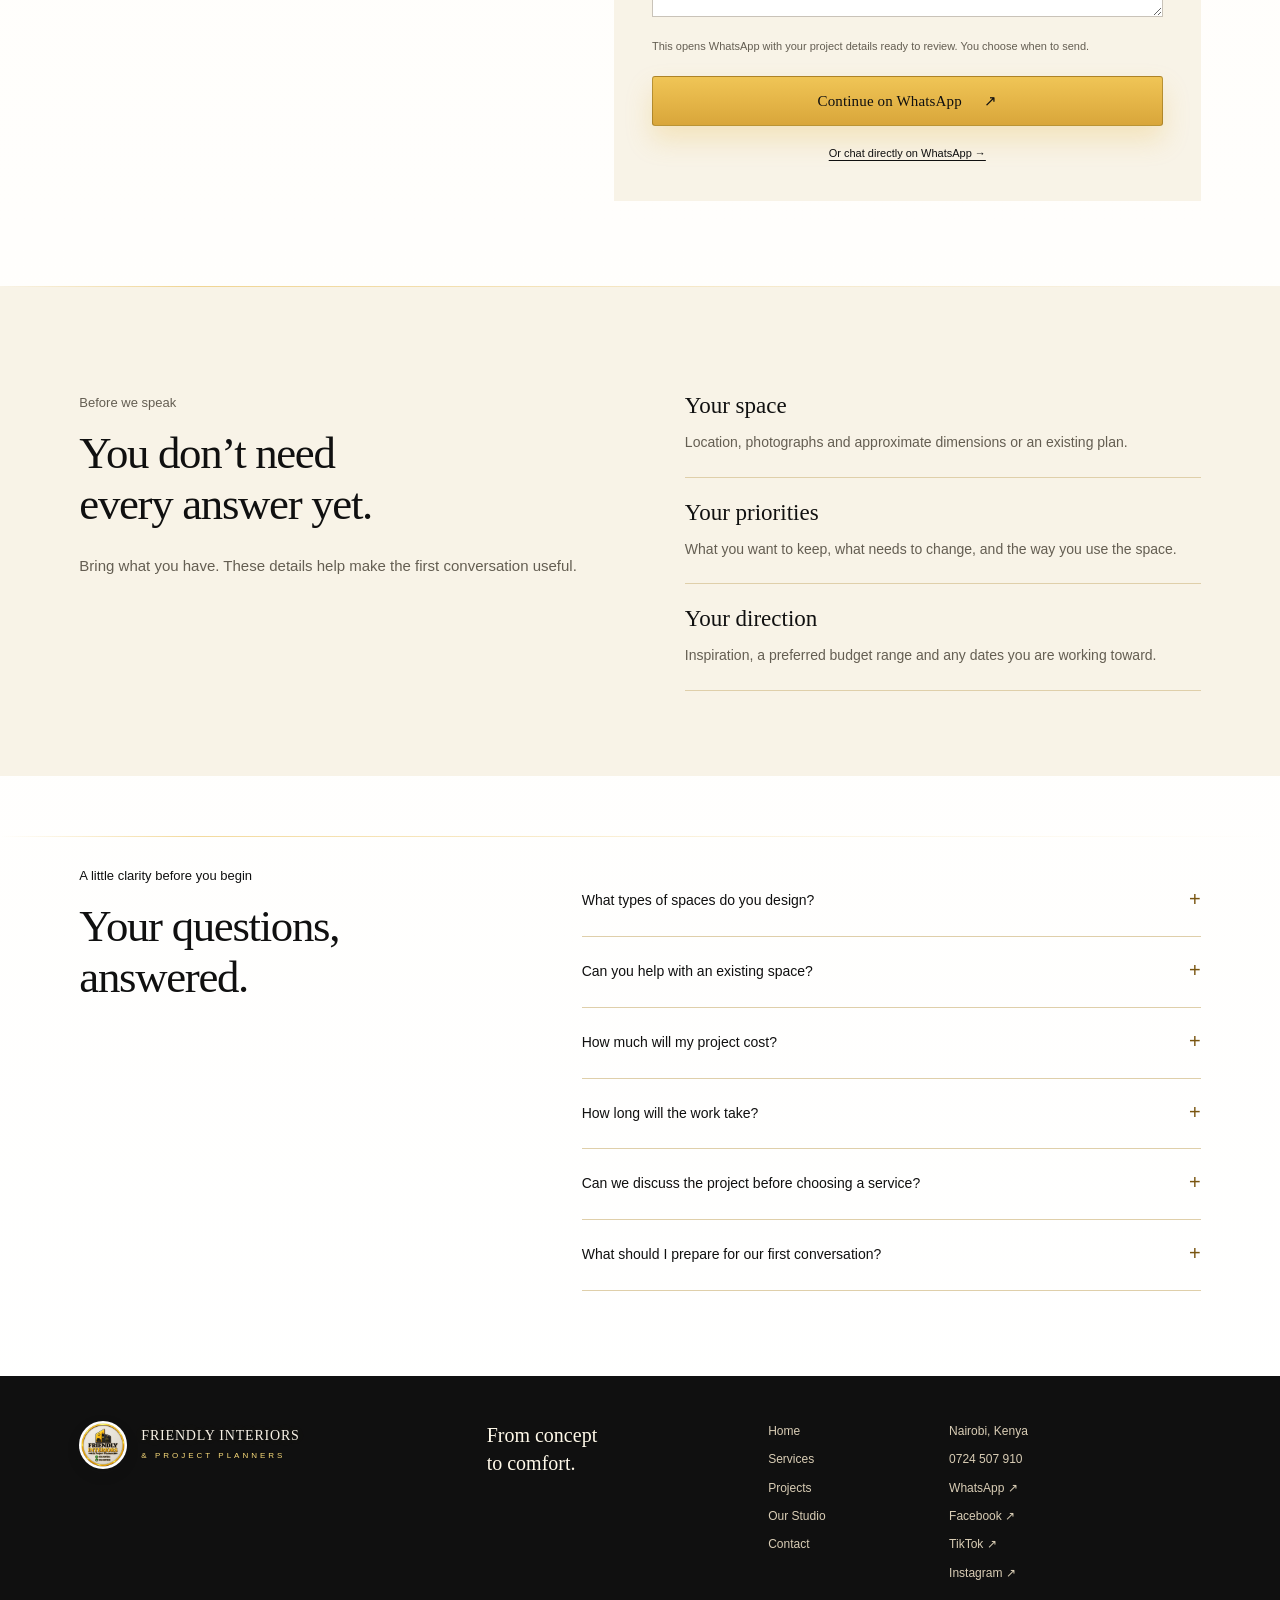
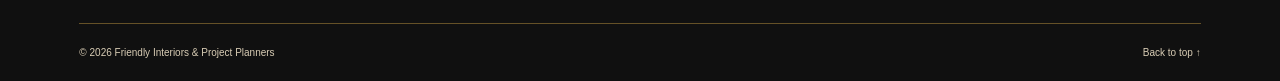
<file: contact.html>
<!DOCTYPE html>
<html lang="en">
<head>
<meta charset="UTF-8">
<meta name="viewport" content="width=device-width, initial-scale=1">
<meta name="description" content="Talk to Friendly Interiors in Nairobi about your home, commercial or hospitality project. Prepare a WhatsApp brief or contact the team directly.">
<meta name="theme-color" content="#101010">
<title>Contact & Project Enquiries | Friendly Interiors &amp; Project Planners</title>
<link rel="stylesheet" href="style.css">
<script src="script.js" defer></script>
</head>
<body>
<a class="skip-link" href="#main-content">Skip to content</a>
<header id="top" class="site-header">
  <div class="header-inner">
    <a class="brand" href="index.html" aria-label="Friendly Interiors home"><img src="images/logo-v2.jpg" width="600" height="600" alt=""><span>FRIENDLY INTERIORS<small>&amp; PROJECT PLANNERS</small></span></a>
    <button class="menu-toggle" type="button" aria-expanded="false" aria-controls="main-nav" hidden><span class="menu-label">Menu</span><span class="menu-icon" aria-hidden="true"></span></button>
    <nav id="main-nav" aria-label="Main navigation">
      <div class="nav-links"><a href="index.html">Home</a><a href="services.html">Services</a><a href="projects.html">Projects</a><a href="studio.html">Our Studio</a><a href="contact.html" aria-current="page">Contact</a></div>
      <a class="nav-project-cta" href="contact.html#contact">Start a project <span aria-hidden="true">↗</span></a>
      <a class="nav-phone" href="tel:+254724507910"><span>Speak with our team</span>0724 507 910</a>
    </nav>
  </div>
</header>
<main id="main-content"><section class="page-intro"><div><p class="eyebrow">Let’s begin</p><h1>Let’s plan<br>your next space.</h1><p>Share your ideas and the details of your space. You can prepare a project brief below or reach the team directly by phone, email or WhatsApp.</p><a class="text-link" href="contact.html#contact">Tell us about your space <span aria-hidden="true">↗</span></a></div><figure><img src="images/consultation.jpg" alt="People discussing an interior project around a laptop" fetchpriority="high" decoding="async"></figure></section><section class="section contact" id="contact" aria-labelledby="contact-title"><div class="contact-copy"><p class="eyebrow">Let’s create something together</p><h2 id="contact-title">Tell us about<br>your project.</h2><p>Share a few details about your project, or speak with our team directly.</p><a class="contact-link" href="tel:+254724507910"><small>Call our team</small>0724 507 910 <span aria-hidden="true">↗</span></a><a class="contact-link" href="mailto:friendlyinteriors2@gmail.com"><small>Email us</small>friendlyinteriors2@gmail.com <span aria-hidden="true">↗</span></a></div><div class="enquiry-panel"><h3>Your project brief</h3><p>Start with a few details. We’ll take it from there.</p><form id="project-form"><div class="form-grid"><label>Your name<input name="name" autocomplete="name" placeholder="Your name" required maxlength="100"></label><label>Project location<input name="location" autocomplete="address-level2" placeholder="Town or neighbourhood" required maxlength="160"></label><label>What kind of space?<select name="space" required><option value="">Select your space</option><option>Residential</option><option>Commercial</option><option>Hospitality</option></select></label><label>How can we help?<select name="service" required><option value="">Select a service</option><option>Interior design</option><option>Furnishing &amp; styling</option><option>Renovation &amp; fit-out</option><option>Bespoke joinery</option><option>Project coordination</option><option>Not sure yet</option></select></label></div><div class="form-grid enquiry-extras"><label>Budget in KES (optional)<input name="budget" placeholder="Your range, or still exploring" maxlength="100"></label><label>Preferred timing (optional)<select name="timing"><option value="">Select a timeframe</option><option>As soon as practical</option><option>Within 1–3 months</option><option>Within 3–6 months</option><option>Just exploring</option></select></label></div><label>A little about your vision<textarea name="vision" rows="3" placeholder="Your ideas, preferred style, timeline or budget…" maxlength="1500"></textarea></label><p class="form-note">This opens WhatsApp with your project details ready to review. You choose when to send.</p><button class="button" type="submit" id="enquiry-submit" hidden>Continue on WhatsApp <span aria-hidden="true">↗</span></button></form><a class="direct-whatsapp" href="https://wa.me/254724507910" target="_blank" rel="noopener">Or chat directly on WhatsApp →</a></div></section><section class="section preparation" id="preparation"><div><p class="eyebrow">Before we speak</p><h2>You don’t need<br>every answer yet.</h2><p>Bring what you have. These details help make the first conversation useful.</p></div><ul class="preparation-list"><li><strong>Your space</strong><span>Location, photographs and approximate dimensions or an existing plan.</span></li><li><strong>Your priorities</strong><span>What you want to keep, what needs to change, and the way you use the space.</span></li><li><strong>Your direction</strong><span>Inspiration, a preferred budget range and any dates you are working toward.</span></li></ul></section><section class="section faq" aria-labelledby="faq-title"><div><p class="eyebrow">A little clarity before you begin</p><h2 id="faq-title">Your questions,<br>answered.</h2></div><div class="faq-list"><details><summary>What types of spaces do you design?</summary><p>We work on residential, commercial and hospitality interiors, with services covering design, space planning, furnishing, renovation and fit-out.</p></details><details><summary>Can you help with an existing space?</summary><p>Yes. Whether you want to refresh the finishes, rethink a layout or plan a renovation, tell us what you’d like to change so we can discuss the scope.</p></details><details><summary>How much will my project cost?</summary><p>Costs depend on your space, the work required and the materials and finishes you choose. Share your project details and budget with the team to discuss a tailored proposal.</p></details><details><summary>How long will the work take?</summary><p>Timing depends on the scope, material availability, custom items and site conditions. Share your target date so we can discuss a practical sequence and confirm timing as the scope becomes clear.</p></details><details><summary>Can we discuss the project before choosing a service?</summary><p>Yes. Choose “Not sure yet” in the form, or message us directly on WhatsApp. Tell us what is working, what you want to change, and any priorities you already have.</p></details><details><summary>What should I prepare for our first conversation?</summary><p>Your location, a few photos or measurements, inspiration images and an idea of your budget and timeline are helpful. It’s also fine to start with an idea and a conversation.</p></details></div></section></main>
<footer class="site-footer"><div class="footer-top"><a class="brand" href="index.html" aria-label="Friendly Interiors home"><img src="images/logo-v2.jpg" width="600" height="600" alt=""><span>FRIENDLY INTERIORS<small>&amp; PROJECT PLANNERS</small></span></a><p>From concept<br>to comfort.</p><div aria-label="Footer navigation"><a href="index.html">Home</a><a href="services.html">Services</a><a href="projects.html">Projects</a><a href="studio.html">Our Studio</a><a href="contact.html">Contact</a></div><div><span>Nairobi, Kenya</span><a href="tel:+254724507910">0724 507 910</a><a href="https://wa.me/254724507910" target="_blank" rel="noopener">WhatsApp ↗</a><a href="https://web.facebook.com/Friendlyinteriors.projectplanners" target="_blank" rel="noopener">Facebook ↗</a><a href="https://www.tiktok.com/@friendlyinteriors.studio" target="_blank" rel="noopener">TikTok ↗</a><a href="https://www.instagram.com/friendlyinteriors_studio/" target="_blank" rel="noopener">Instagram ↗</a></div></div><div class="footer-bottom"><p>© <span id="year">2026</span> Friendly Interiors &amp; Project Planners</p><a href="#top">Back to top ↑</a></div></footer>
<div class="floating-chat-stack" aria-label="Contact Friendly Interiors">
  <a class="floating-chat" href="https://wa.me/254724507910" target="_blank" rel="noopener" aria-label="Chat with Friendly Interiors on WhatsApp"><svg viewBox="0 0 24 24" width="25" height="25" fill="none" stroke="currentColor" stroke-width="1.7" aria-hidden="true"><path d="M20 11.5a8 8 0 0 1-11.8 7L4 20l1.4-4.3A8 8 0 1 1 20 11.5Z"/><path d="M8.5 7.5c0 4 3 7 7 7l1-2-2-1-1 1c-1.5-.5-2.5-1.5-3-3l1-1-1-2-2 1Z"/></svg></a>
  <a class="floating-call" href="tel:+254724507910" aria-label="Call Friendly Interiors on the phone number"><svg viewBox="0 0 24 24" width="15" height="15" fill="none" stroke="currentColor" stroke-width="1.8" aria-hidden="true"><path d="M22 16.9v3a2 2 0 0 1-2.2 2A18.4 18.4 0 0 1 3.1 4.2 2 2 0 0 1 5.1 2h3a2 2 0 0 1 2 1.7l.4 2.4a2 2 0 0 1-1.3 2.2l-1.1.4a16.1 16.1 0 0 0 8.7 8.7l.4-1.1a2 2 0 0 1 2.2-1.3l2.4.4A2 2 0 0 1 22 16.9Z"/></svg></a>
  <a class="floating-social floating-facebook" href="https://web.facebook.com/Friendlyinteriors.projectplanners" target="_blank" rel="noopener" aria-label="Follow Friendly Interiors on Facebook">FB</a>
  <a class="floating-social floating-instagram" href="https://www.instagram.com/friendlyinteriors_studio/" target="_blank" rel="noopener" aria-label="Follow Friendly Interiors on Instagram">IG</a>
  <a class="floating-social floating-tiktok" href="https://www.tiktok.com/@friendlyinteriors.studio" target="_blank" rel="noopener" aria-label="Follow Friendly Interiors on TikTok">TT</a>
</div>
</body>
</html>
</file>
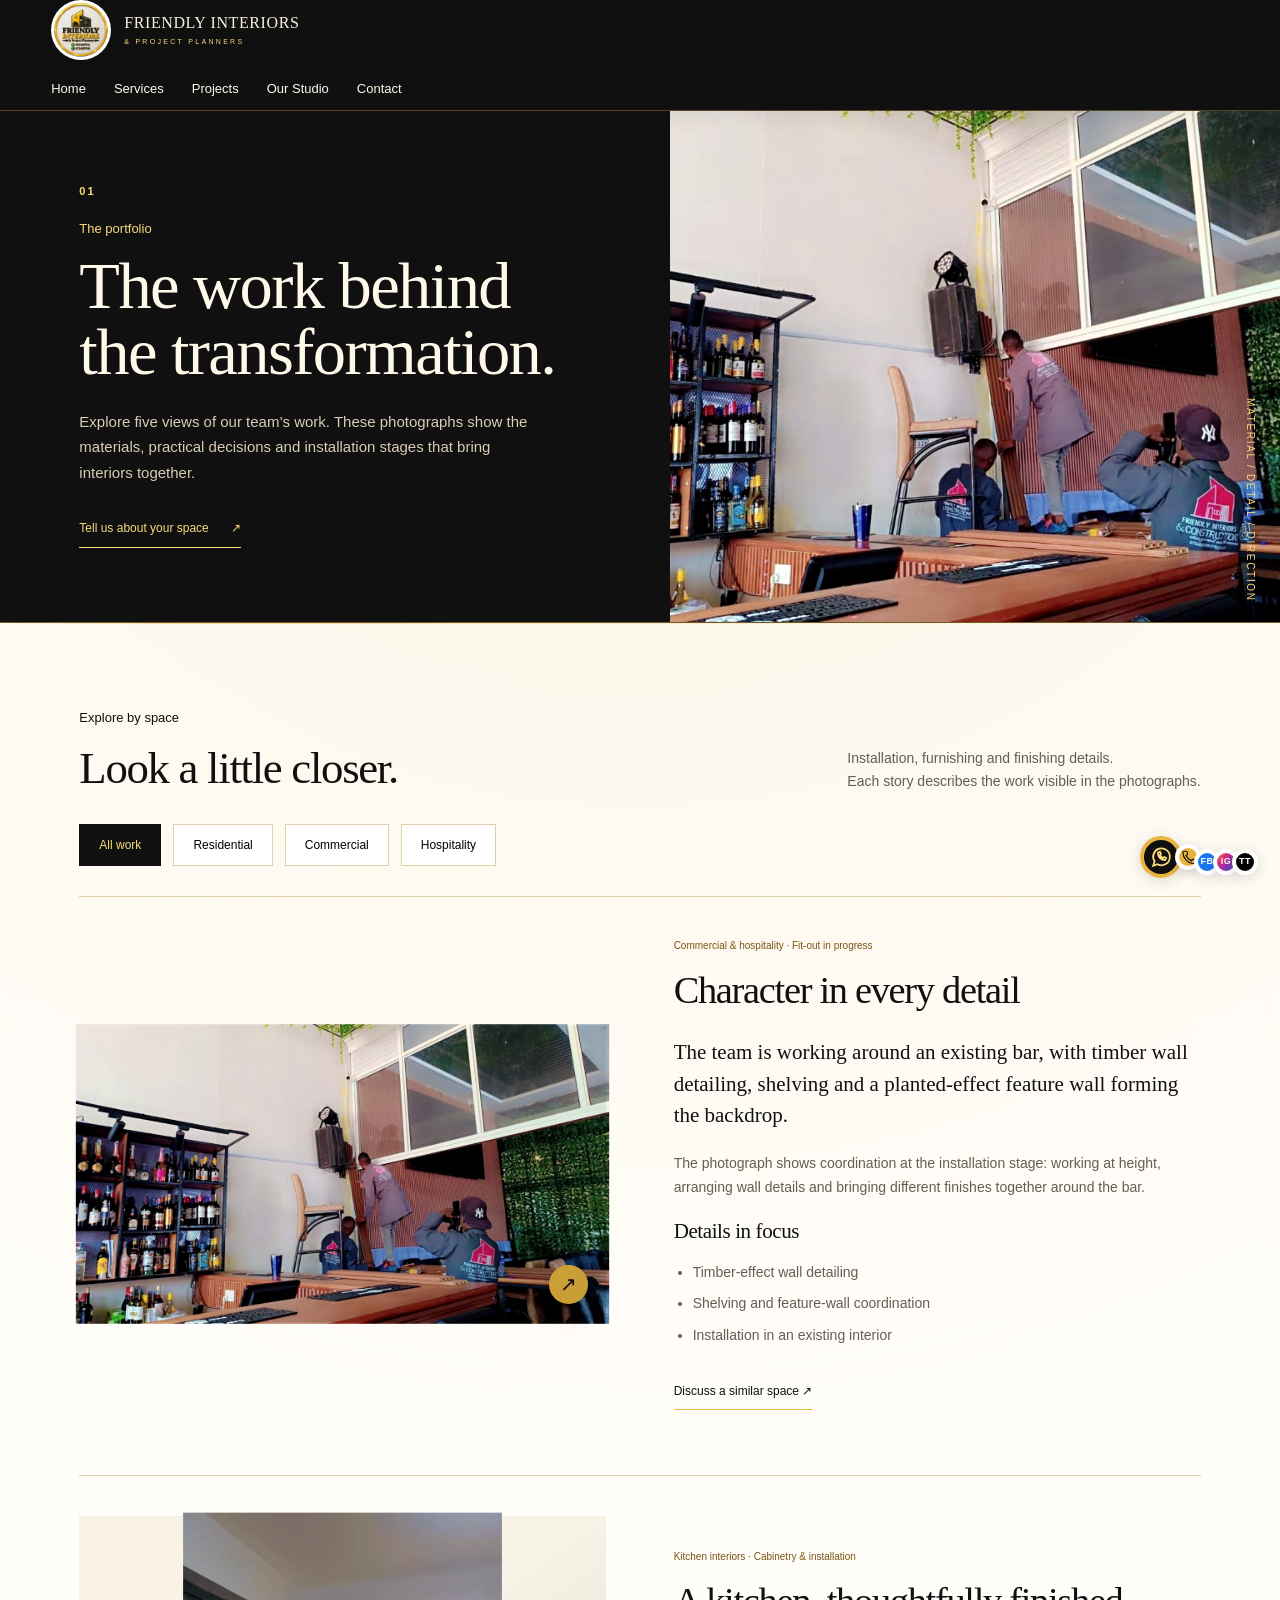
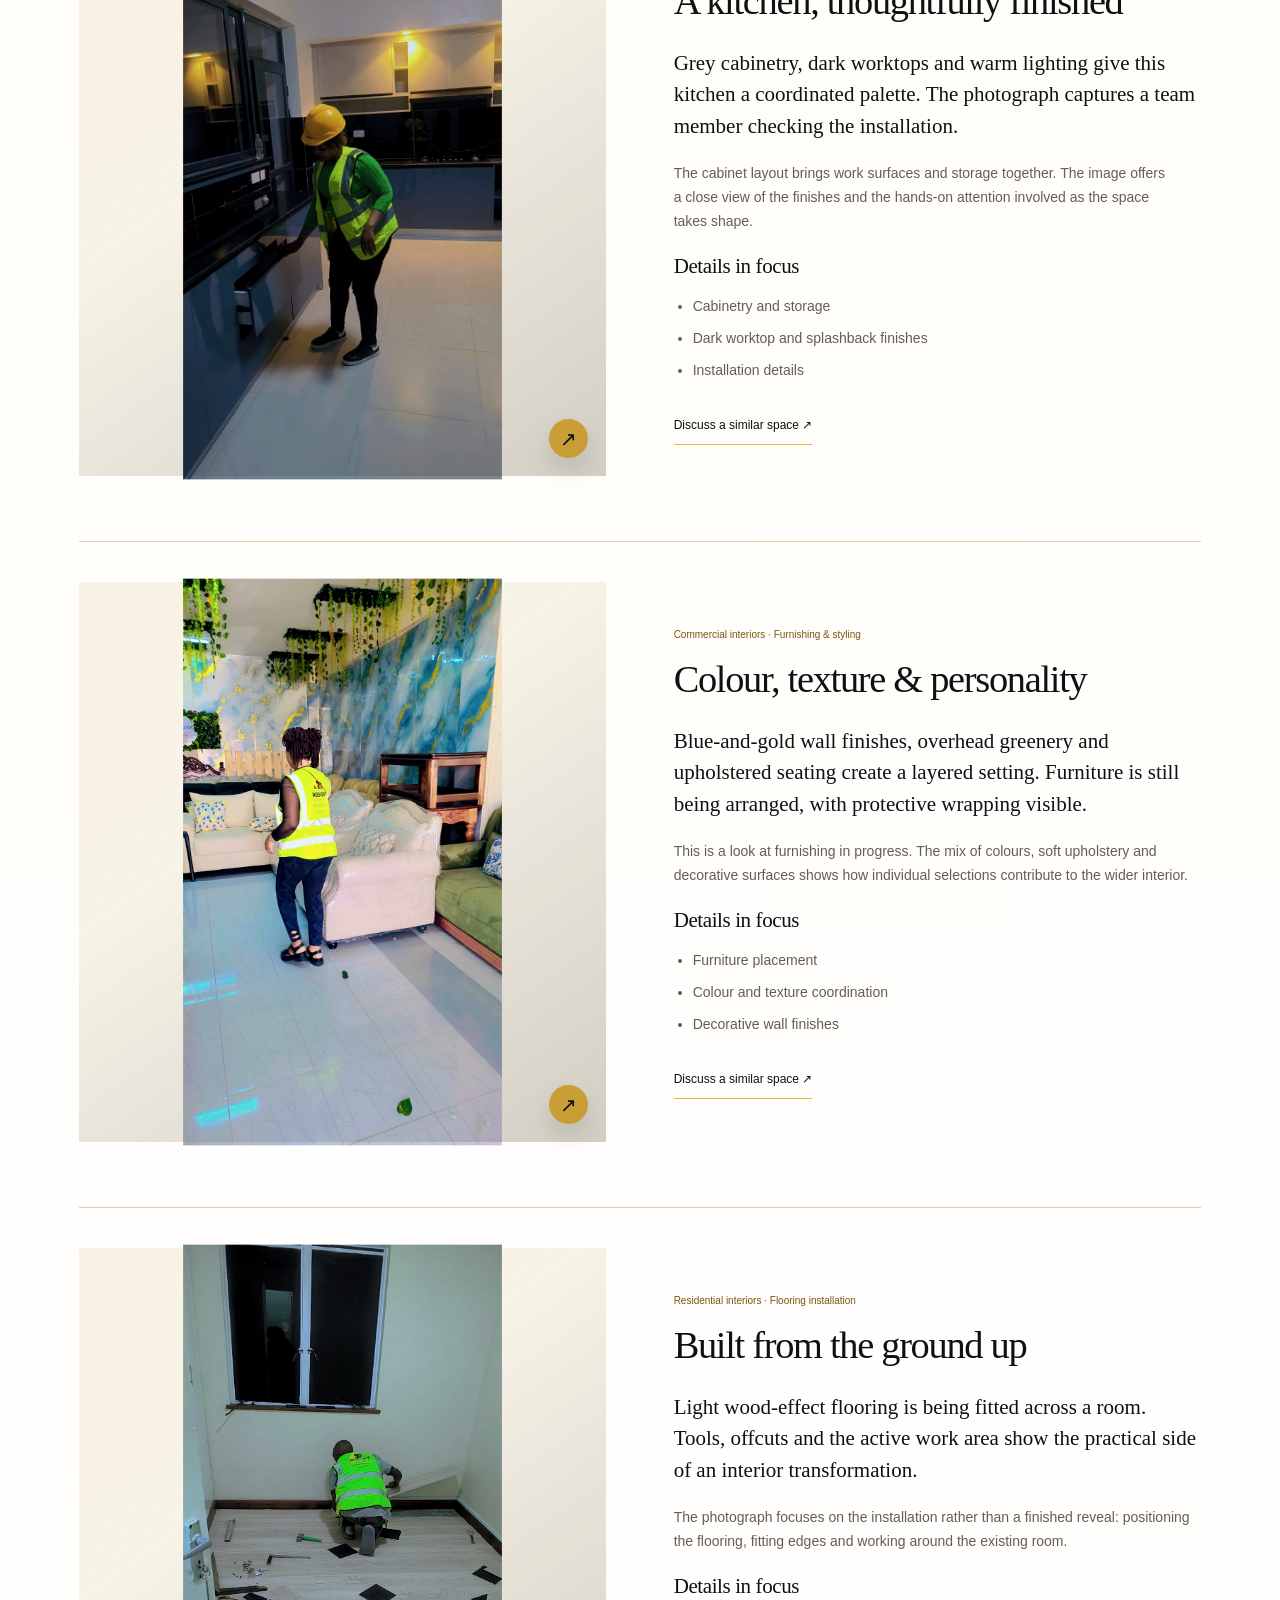
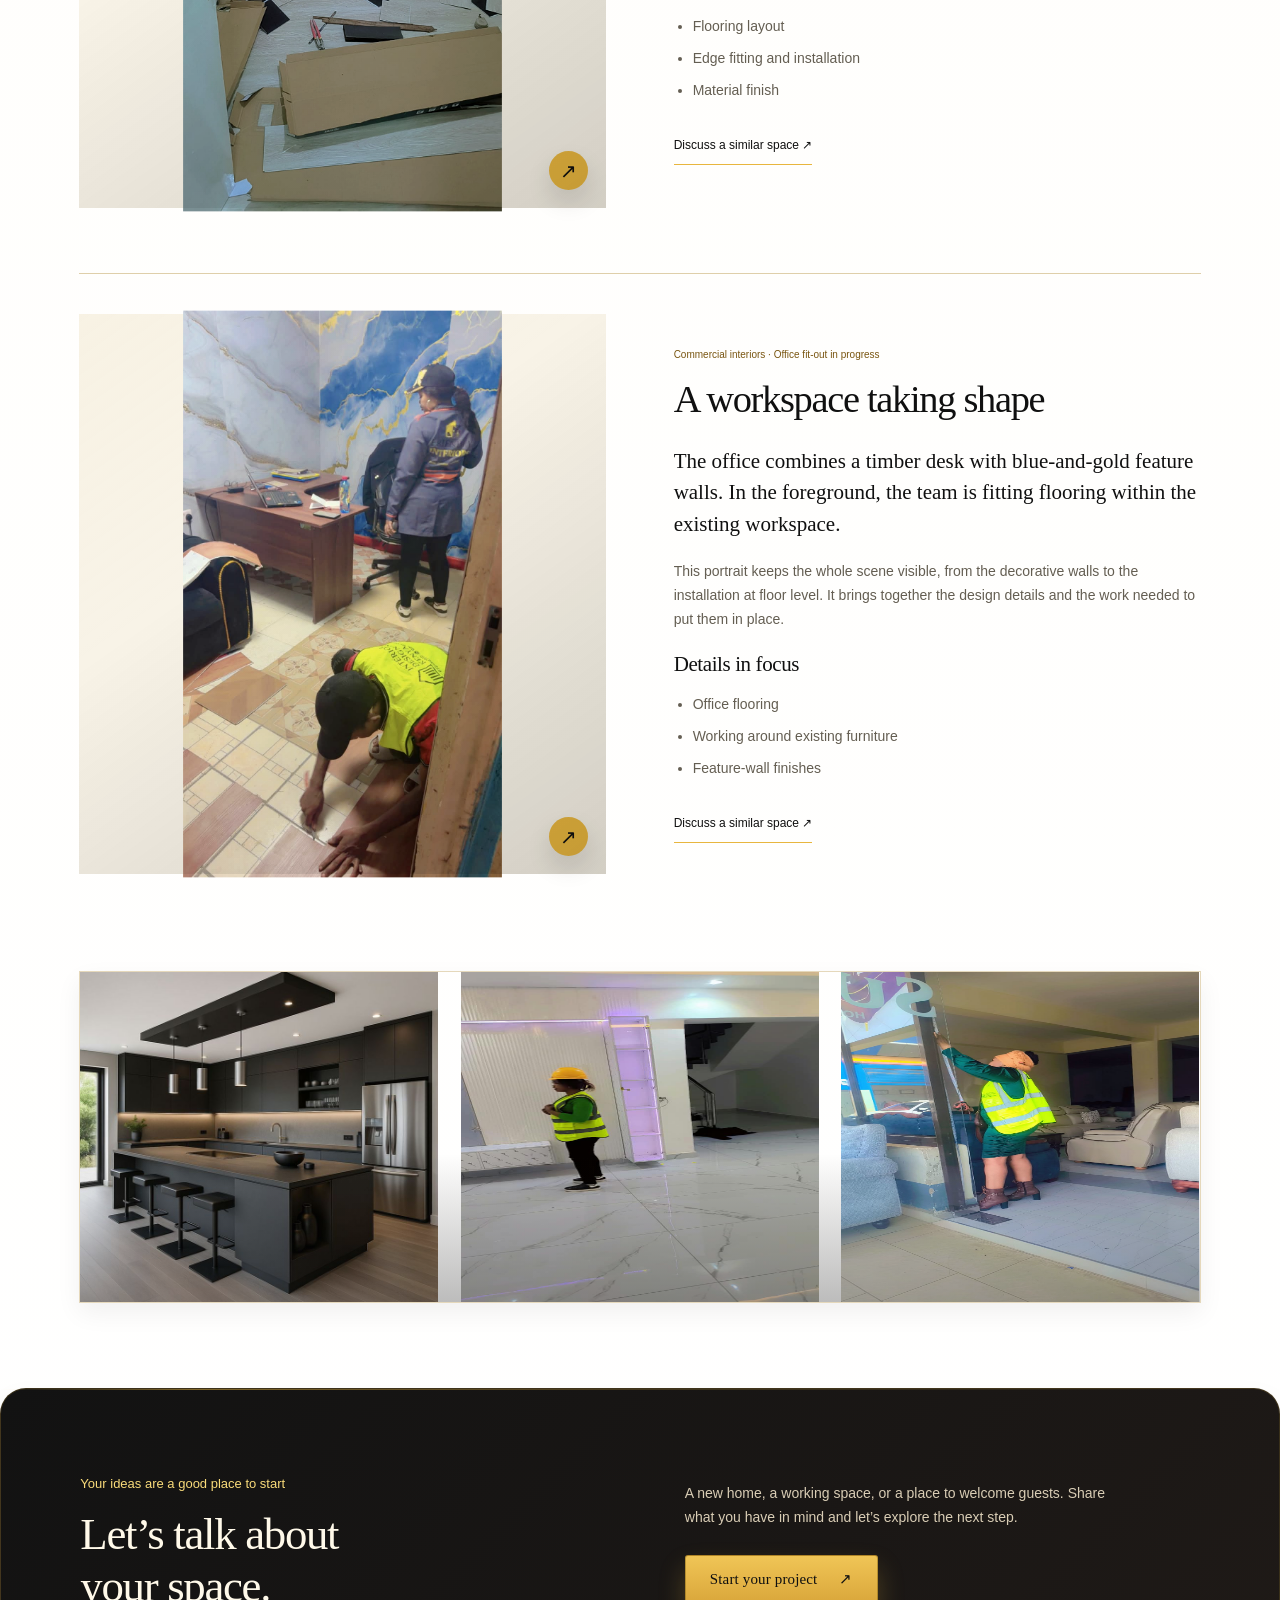
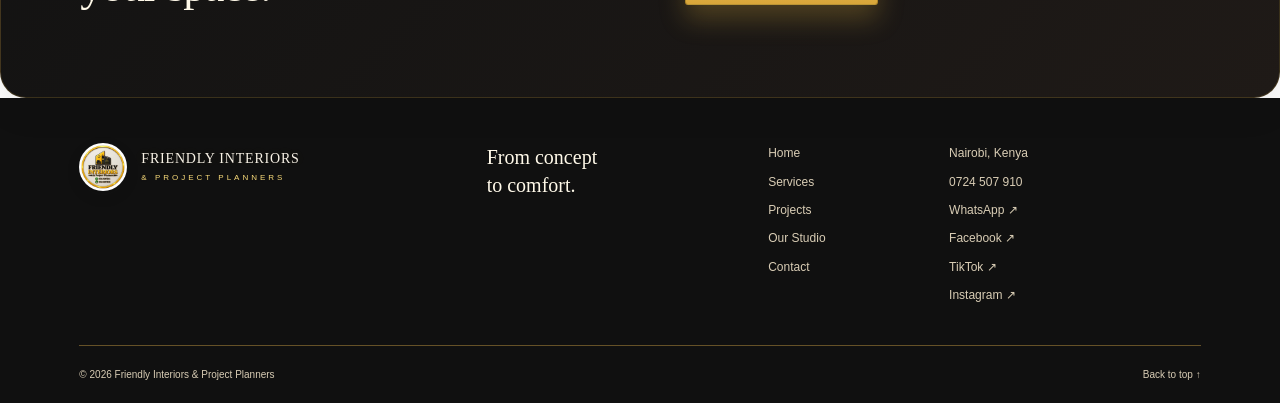
<file: projects.html>
<!DOCTYPE html>
<html lang="en">
<head>
<meta charset="UTF-8">
<meta name="viewport" content="width=device-width, initial-scale=1">
<meta name="description" content="Explore five views of Friendly Interiors work, from bar and office fit-outs to cabinetry, furnishing and flooring installation.">
<meta name="theme-color" content="#101010">
<title>Our Interior Projects | Friendly Interiors &amp; Project Planners</title>
<link rel="stylesheet" href="style.css">
<script src="script.js" defer></script>
</head>
<body>
<a class="skip-link" href="#main-content">Skip to content</a>
<header id="top" class="site-header"><a class="brand" href="index.html" aria-label="Friendly Interiors home"><img src="images/logo-v2.jpg" width="600" height="600" alt=""><span>FRIENDLY INTERIORS<small>&amp; PROJECT PLANNERS</small></span></a><button class="menu-toggle" type="button" aria-expanded="false" aria-controls="main-nav" hidden>Menu <span aria-hidden="true">☰</span></button><nav id="main-nav" aria-label="Main navigation"><a href="index.html">Home</a><a href="services.html">Services</a><a href="projects.html" aria-current="page">Projects</a><a href="studio.html">Our Studio</a><a href="contact.html">Contact</a></nav></header>
<main id="main-content"><section class="page-intro"><div><p class="eyebrow">The portfolio</p><h1>The work behind<br>the transformation.</h1><p>Explore five views of our team’s work. These photographs show the materials, practical decisions and installation stages that bring interiors together.</p><a class="text-link" href="contact.html#contact">Tell us about your space <span aria-hidden="true">↗</span></a></div><figure><img src="images/commercial%20space.jpg" alt="Team fitting wall details around an existing bar" fetchpriority="high" decoding="async"></figure></section><section class="section portfolio" id="projects"><div class="heading-row"><div><p class="eyebrow">Explore by space</p><h2>Look a little closer.</h2></div><p>Installation, furnishing and finishing details.<br>Each story describes the work visible in the photographs.</p></div><div class="filters" role="group" aria-label="Filter portfolio" hidden><button type="button" data-filter="all" aria-pressed="true">All work</button><button type="button" data-filter="residential" aria-pressed="false">Residential</button><button type="button" data-filter="commercial" aria-pressed="false">Commercial</button><button type="button" data-filter="hospitality" aria-pressed="false">Hospitality</button></div><p id="filter-status" class="sr-only" role="status"></p><div class="story-list"><article class="project-card project-story-card" id="bar-fit-out" data-category="commercial hospitality"><a class="story-image landscape" href="images/commercial%20space.jpg" target="_blank" rel="noopener" aria-label="View full-size bar fit out photograph in a new tab"><img src="images/commercial%20space.jpg" alt="Team installing timber wall details in a bar with shelving and a green feature wall" loading="lazy" decoding="async"><span class="photo-arrow" aria-hidden="true">↗</span></a><div class="story-copy"><p class="tag">Commercial &amp; hospitality · Fit-out in progress</p><h2>Character in every detail</h2><p class="lead">The team is working around an existing bar, with timber wall detailing, shelving and a planted-effect feature wall forming the backdrop.</p><p>The photograph shows coordination at the installation stage: working at height, arranging wall details and bringing different finishes together around the bar.</p><h3>Details in focus</h3><ul class="detail-list"><li>Timber-effect wall detailing</li><li>Shelving and feature-wall coordination</li><li>Installation in an existing interior</li></ul><a class="text-link" href="contact.html?service=Renovation%20%26%20fit-out&space=Hospitality#contact">Discuss a similar space ↗</a></div></article><article class="project-card project-story-card" id="kitchen-installation" data-category="residential"><a class="story-image portrait" href="images/hospitality%20space%20image.jpg" target="_blank" rel="noopener" aria-label="View full-size kitchen installation photograph in a new tab"><img src="images/hospitality%20space%20image.jpg" alt="Team member checking grey kitchen cabinetry beneath dark worktops" loading="lazy" decoding="async"><span class="photo-arrow" aria-hidden="true">↗</span></a><div class="story-copy"><p class="tag">Kitchen interiors · Cabinetry &amp; installation</p><h2>A kitchen, thoughtfully finished</h2><p class="lead">Grey cabinetry, dark worktops and warm lighting give this kitchen a coordinated palette. The photograph captures a team member checking the installation.</p><p>The cabinet layout brings work surfaces and storage together. The image offers a close view of the finishes and the hands-on attention involved as the space takes shape.</p><h3>Details in focus</h3><ul class="detail-list"><li>Cabinetry and storage</li><li>Dark worktop and splashback finishes</li><li>Installation details</li></ul><a class="text-link" href="contact.html?service=Bespoke%20joinery&space=Residential#contact">Discuss a similar space ↗</a></div></article><article class="project-card project-story-card" id="lounge-styling" data-category="commercial"><a class="story-image portrait" href="images/commercial%20space2.jpg" target="_blank" rel="noopener" aria-label="View full-size lounge styling photograph in a new tab"><img src="images/commercial%20space2.jpg" alt="Team member arranging lounge furniture beside blue-and-gold walls and hanging greenery" loading="lazy" decoding="async"><span class="photo-arrow" aria-hidden="true">↗</span></a><div class="story-copy"><p class="tag">Commercial interiors · Furnishing &amp; styling</p><h2>Colour, texture &amp; personality</h2><p class="lead">Blue-and-gold wall finishes, overhead greenery and upholstered seating create a layered setting. Furniture is still being arranged, with protective wrapping visible.</p><p>This is a look at furnishing in progress. The mix of colours, soft upholstery and decorative surfaces shows how individual selections contribute to the wider interior.</p><h3>Details in focus</h3><ul class="detail-list"><li>Furniture placement</li><li>Colour and texture coordination</li><li>Decorative wall finishes</li></ul><a class="text-link" href="contact.html?service=Furnishing%20%26%20styling&space=Commercial#contact">Discuss a similar space ↗</a></div></article><article class="project-card project-story-card" id="flooring-installation" data-category="residential"><a class="story-image portrait" href="images/residential%20image.jpg" target="_blank" rel="noopener" aria-label="View full-size flooring installation photograph in a new tab"><img src="images/residential%20image.jpg" alt="Installer fitting light wood-effect flooring in a room with tools and offcuts visible" loading="lazy" decoding="async"><span class="photo-arrow" aria-hidden="true">↗</span></a><div class="story-copy"><p class="tag">Residential interiors · Flooring installation</p><h2>Built from the ground up</h2><p class="lead">Light wood-effect flooring is being fitted across a room. Tools, offcuts and the active work area show the practical side of an interior transformation.</p><p>The photograph focuses on the installation rather than a finished reveal: positioning the flooring, fitting edges and working around the existing room.</p><h3>Details in focus</h3><ul class="detail-list"><li>Flooring layout</li><li>Edge fitting and installation</li><li>Material finish</li></ul><a class="text-link" href="contact.html?service=Renovation%20%26%20fit-out&space=Residential#contact">Discuss a similar space ↗</a></div></article><article class="project-card project-story-card" id="office-fit-out" data-category="commercial"><a class="story-image portrait" href="images/office-fit-out.jpg" target="_blank" rel="noopener" aria-label="View full-size office fit out photograph in a new tab"><img src="images/office-fit-out.jpg" alt="Team fitting office flooring beside a wooden desk and blue-and-gold feature walls" loading="lazy" decoding="async"><span class="photo-arrow" aria-hidden="true">↗</span></a><div class="story-copy"><p class="tag">Commercial interiors · Office fit-out in progress</p><h2>A workspace taking shape</h2><p class="lead">The office combines a timber desk with blue-and-gold feature walls. In the foreground, the team is fitting flooring within the existing workspace.</p><p>This portrait keeps the whole scene visible, from the decorative walls to the installation at floor level. It brings together the design details and the work needed to put them in place.</p><h3>Details in focus</h3><ul class="detail-list"><li>Office flooring</li><li>Working around existing furniture</li><li>Feature-wall finishes</li></ul><a class="text-link" href="contact.html?service=Renovation%20%26%20fit-out&space=Commercial#contact">Discuss a similar space ↗</a></div></article></div></section><section class="section closing-cta" id="contact"><div><p class="eyebrow">Your ideas are a good place to start</p><h2>Let’s talk about<br>your space.</h2></div><div><p>A new home, a working space, or a place to welcome guests. Share what you have in mind and let’s explore the next step.</p><a class="button" href="contact.html#contact">Start your project <span aria-hidden="true">↗</span></a></div></section></main>
<footer class="site-footer"><div class="footer-top"><a class="brand" href="index.html" aria-label="Friendly Interiors home"><img src="images/logo-v2.jpg" width="600" height="600" alt=""><span>FRIENDLY INTERIORS<small>&amp; PROJECT PLANNERS</small></span></a><p>From concept<br>to comfort.</p><div aria-label="Footer navigation"><a href="index.html">Home</a><a href="services.html">Services</a><a href="projects.html">Projects</a><a href="studio.html">Our Studio</a><a href="contact.html">Contact</a></div><div><span>Nairobi, Kenya</span><a href="tel:+254724507910">0724 507 910</a><a href="https://wa.me/254724507910" target="_blank" rel="noopener">WhatsApp ↗</a><a href="https://web.facebook.com/Friendlyinteriors.projectplanners" target="_blank" rel="noopener">Facebook ↗</a><a href="https://www.tiktok.com/@friendlyinteriors.studio" target="_blank" rel="noopener">TikTok ↗</a></div></div><div class="footer-bottom"><p>© <span id="year">2026</span> Friendly Interiors &amp; Project Planners</p><a href="#top">Back to top ↑</a></div></footer>
<div class="floating-chat-stack" aria-label="Contact Friendly Interiors">
  <a class="floating-chat" href="https://wa.me/254724507910" target="_blank" rel="noopener" aria-label="Chat with Friendly Interiors on WhatsApp"><svg viewBox="0 0 24 24" width="25" height="25" fill="none" stroke="currentColor" stroke-width="1.7" aria-hidden="true"><path d="M20 11.5a8 8 0 0 1-11.8 7L4 20l1.4-4.3A8 8 0 1 1 20 11.5Z"/><path d="M8.5 7.5c0 4 3 7 7 7l1-2-2-1-1 1c-1.5-.5-2.5-1.5-3-3l1-1-1-2-2 1Z"/></svg></a>
  <a class="floating-call" href="tel:+254724507910" aria-label="Call Friendly Interiors on the phone number"><svg viewBox="0 0 24 24" width="15" height="15" fill="none" stroke="currentColor" stroke-width="1.8" aria-hidden="true"><path d="M22 16.9v3a2 2 0 0 1-2.2 2A18.4 18.4 0 0 1 3.1 4.2 2 2 0 0 1 5.1 2h3a2 2 0 0 1 2 1.7l.4 2.4a2 2 0 0 1-1.3 2.2l-1.1.4a16.1 16.1 0 0 0 8.7 8.7l.4-1.1a2 2 0 0 1 2.2-1.3l2.4.4A2 2 0 0 1 22 16.9Z"/></svg></a>
  <a class="floating-social floating-facebook" href="https://web.facebook.com/Friendlyinteriors.projectplanners" target="_blank" rel="noopener" aria-label="Follow Friendly Interiors on Facebook">FB</a>
  <a class="floating-social floating-instagram" href="https://www.instagram.com/friendlyinteriors_studio/?hl=en" target="_blank" rel="noopener" aria-label="Follow Friendly Interiors on Instagram">IG</a>
  <a class="floating-social floating-tiktok" href="https://www.tiktok.com/@friendlyinteriors.studio" target="_blank" rel="noopener" aria-label="Follow Friendly Interiors on TikTok">TT</a>
</div>
</body>
</html>
</file>
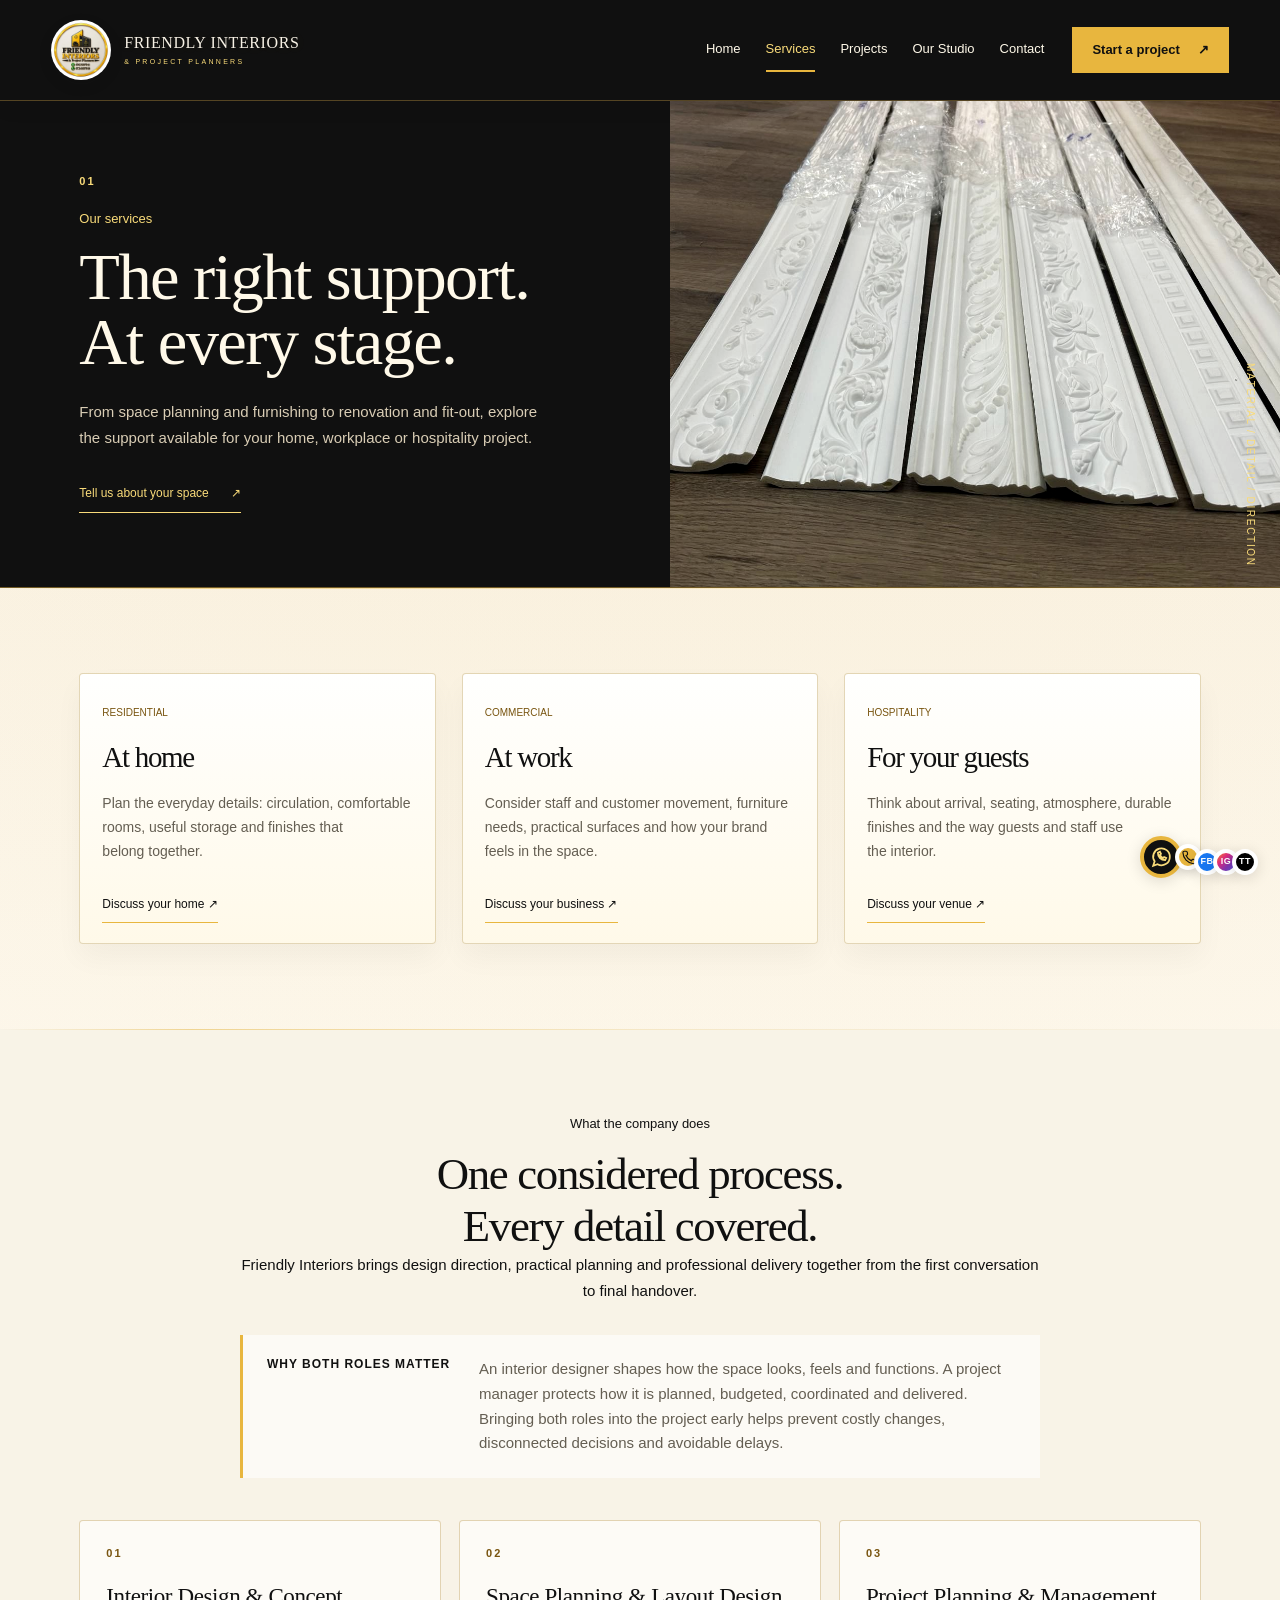
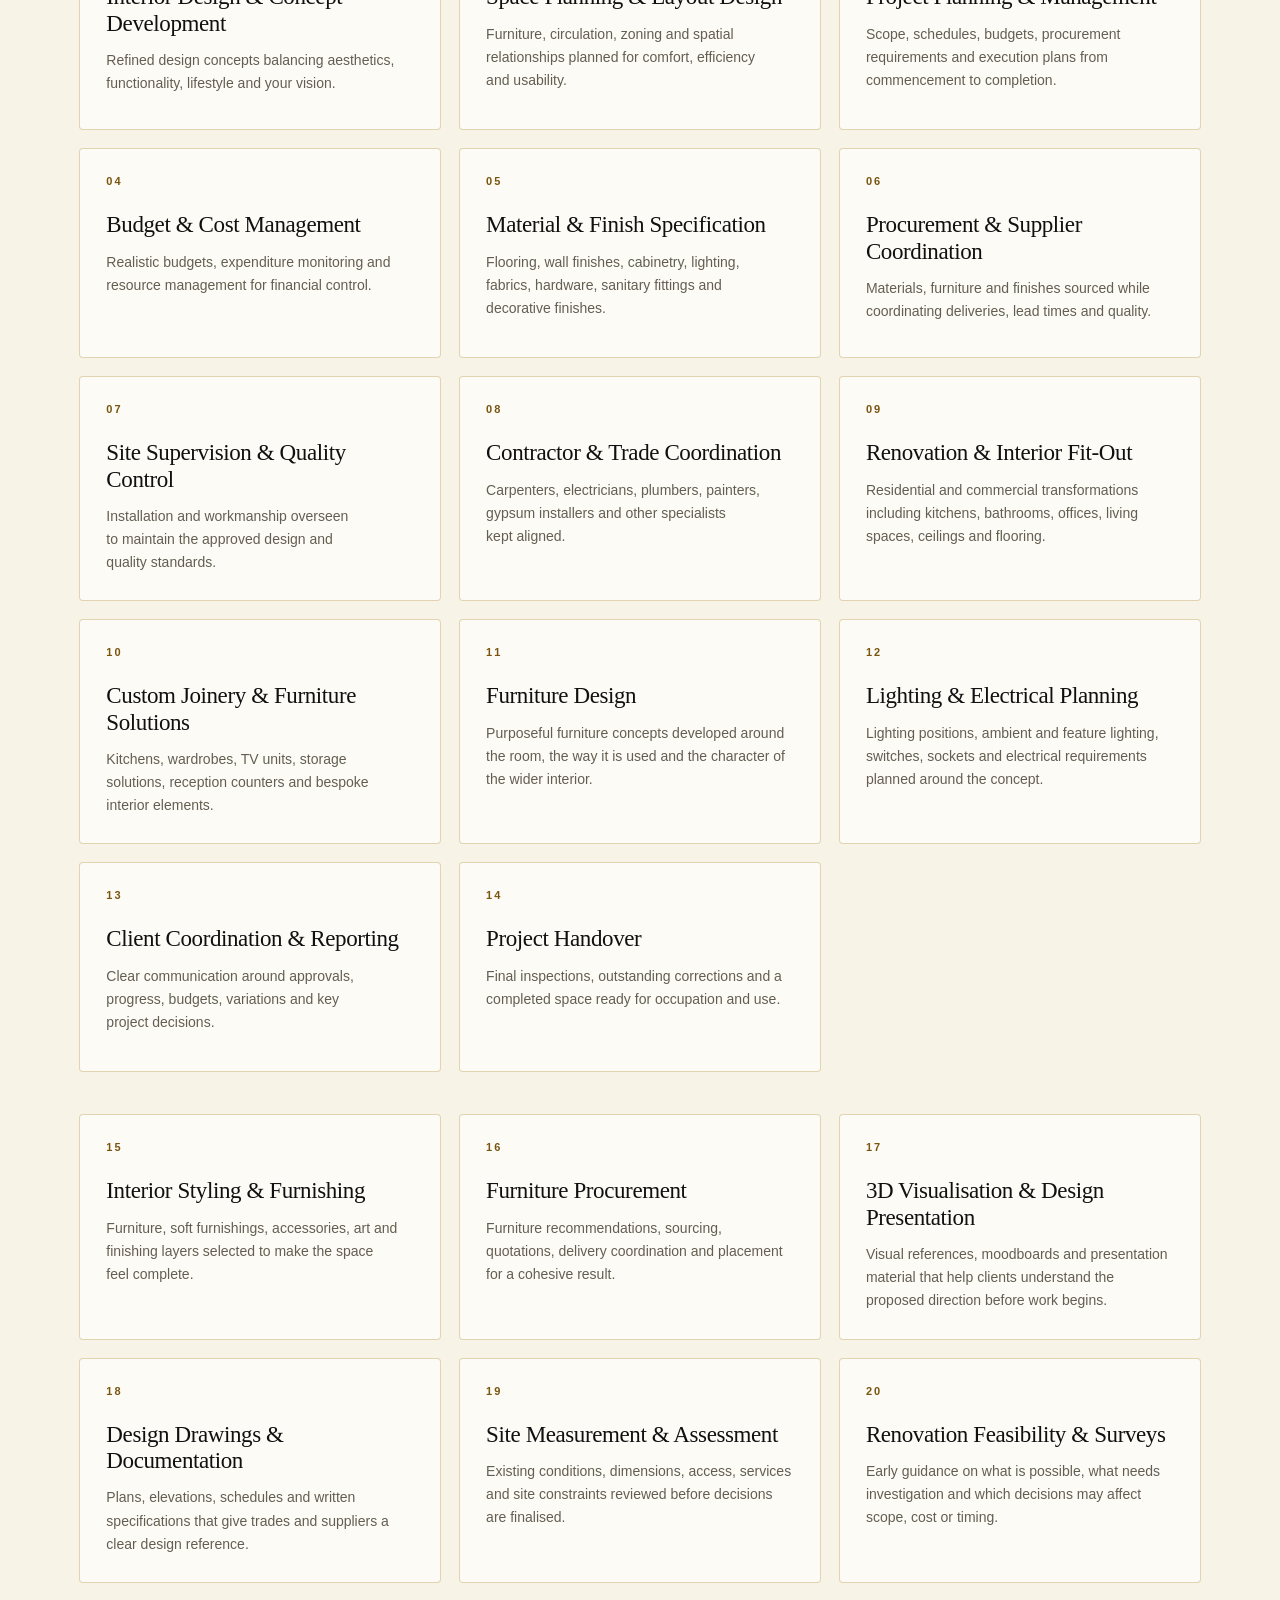
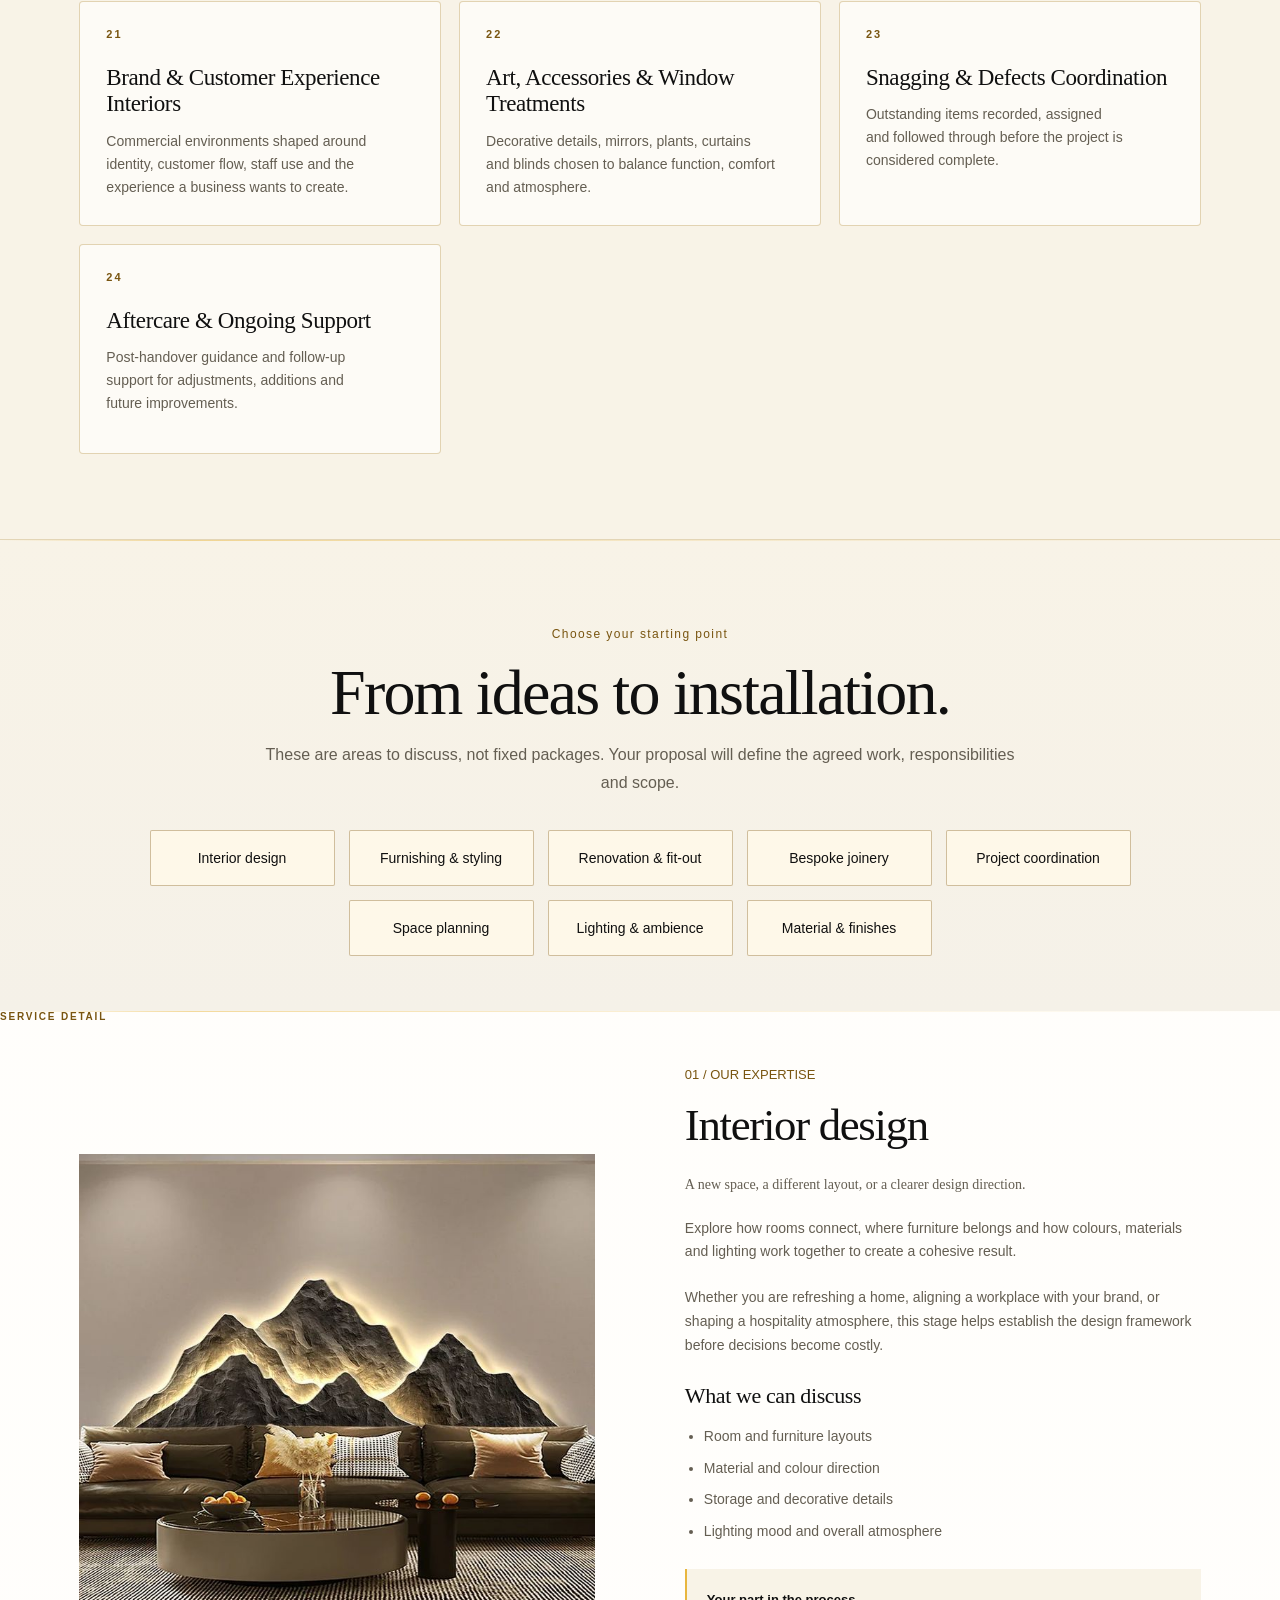
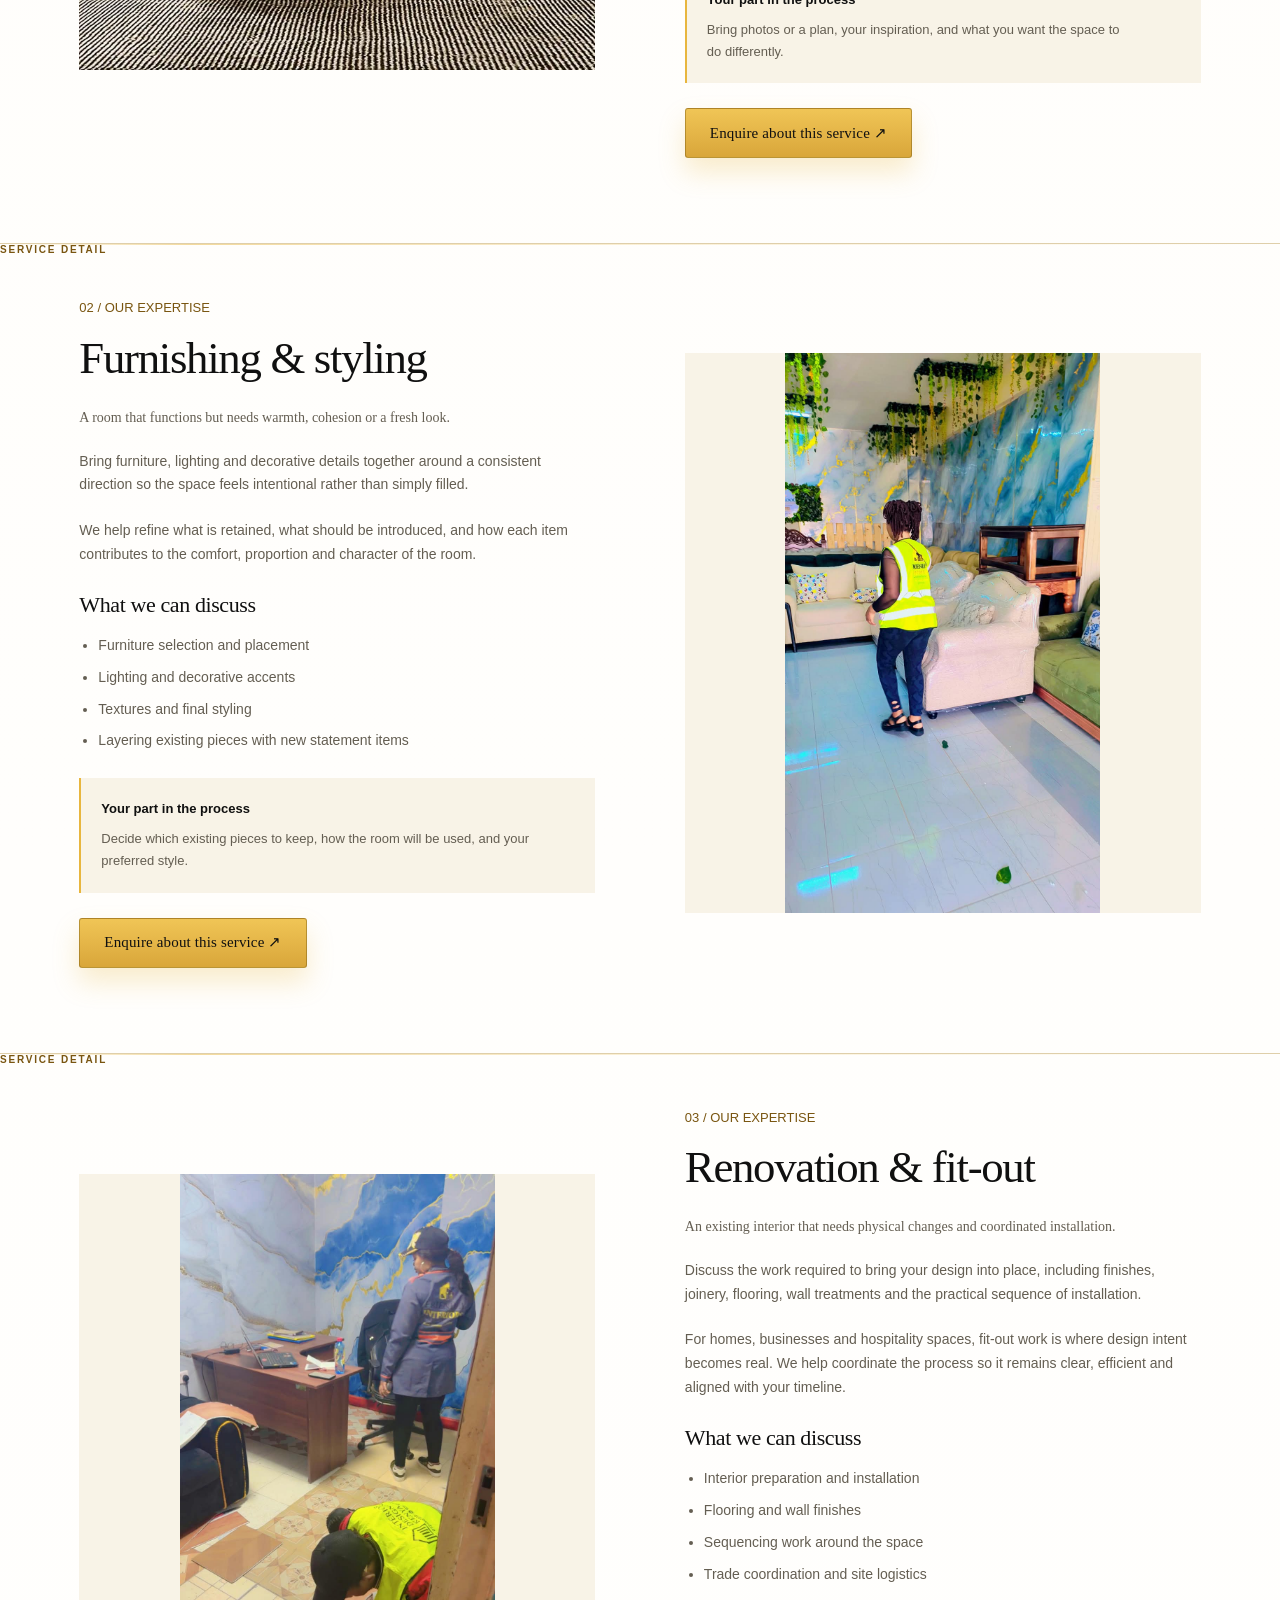
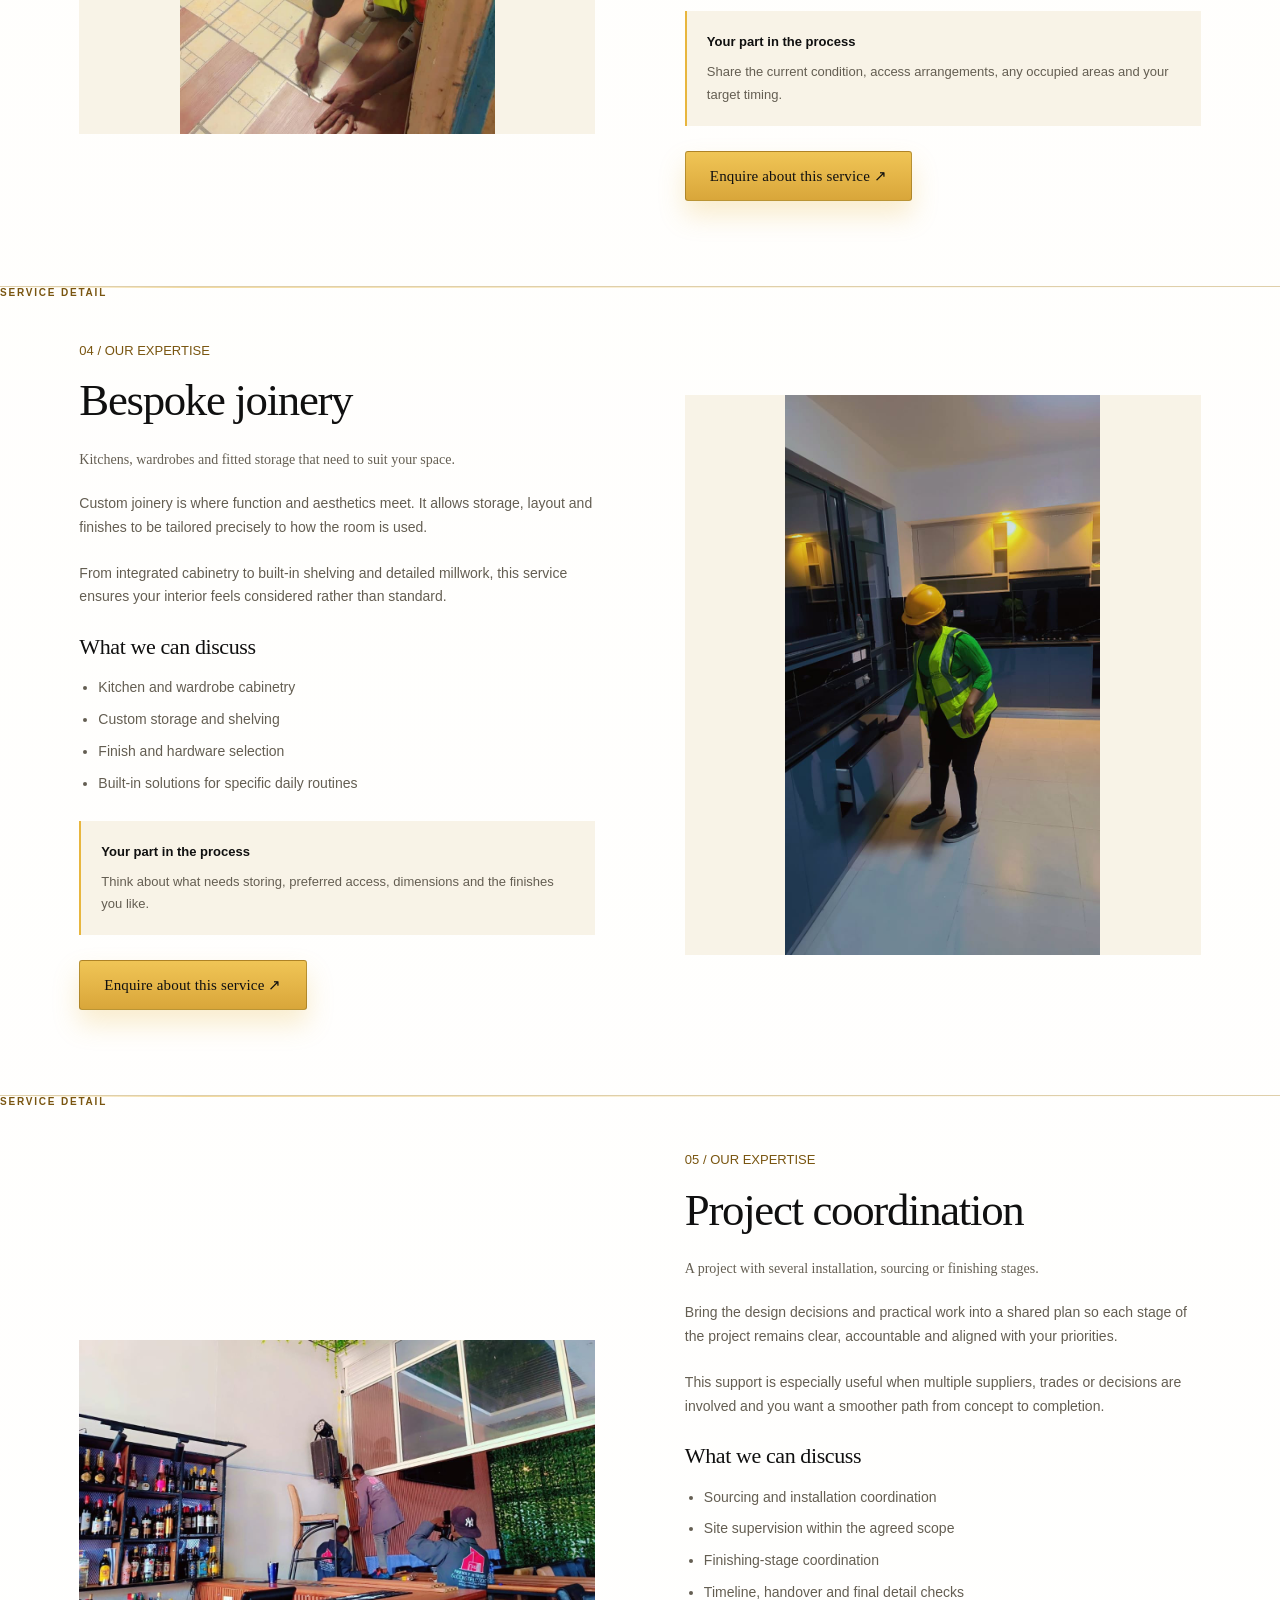
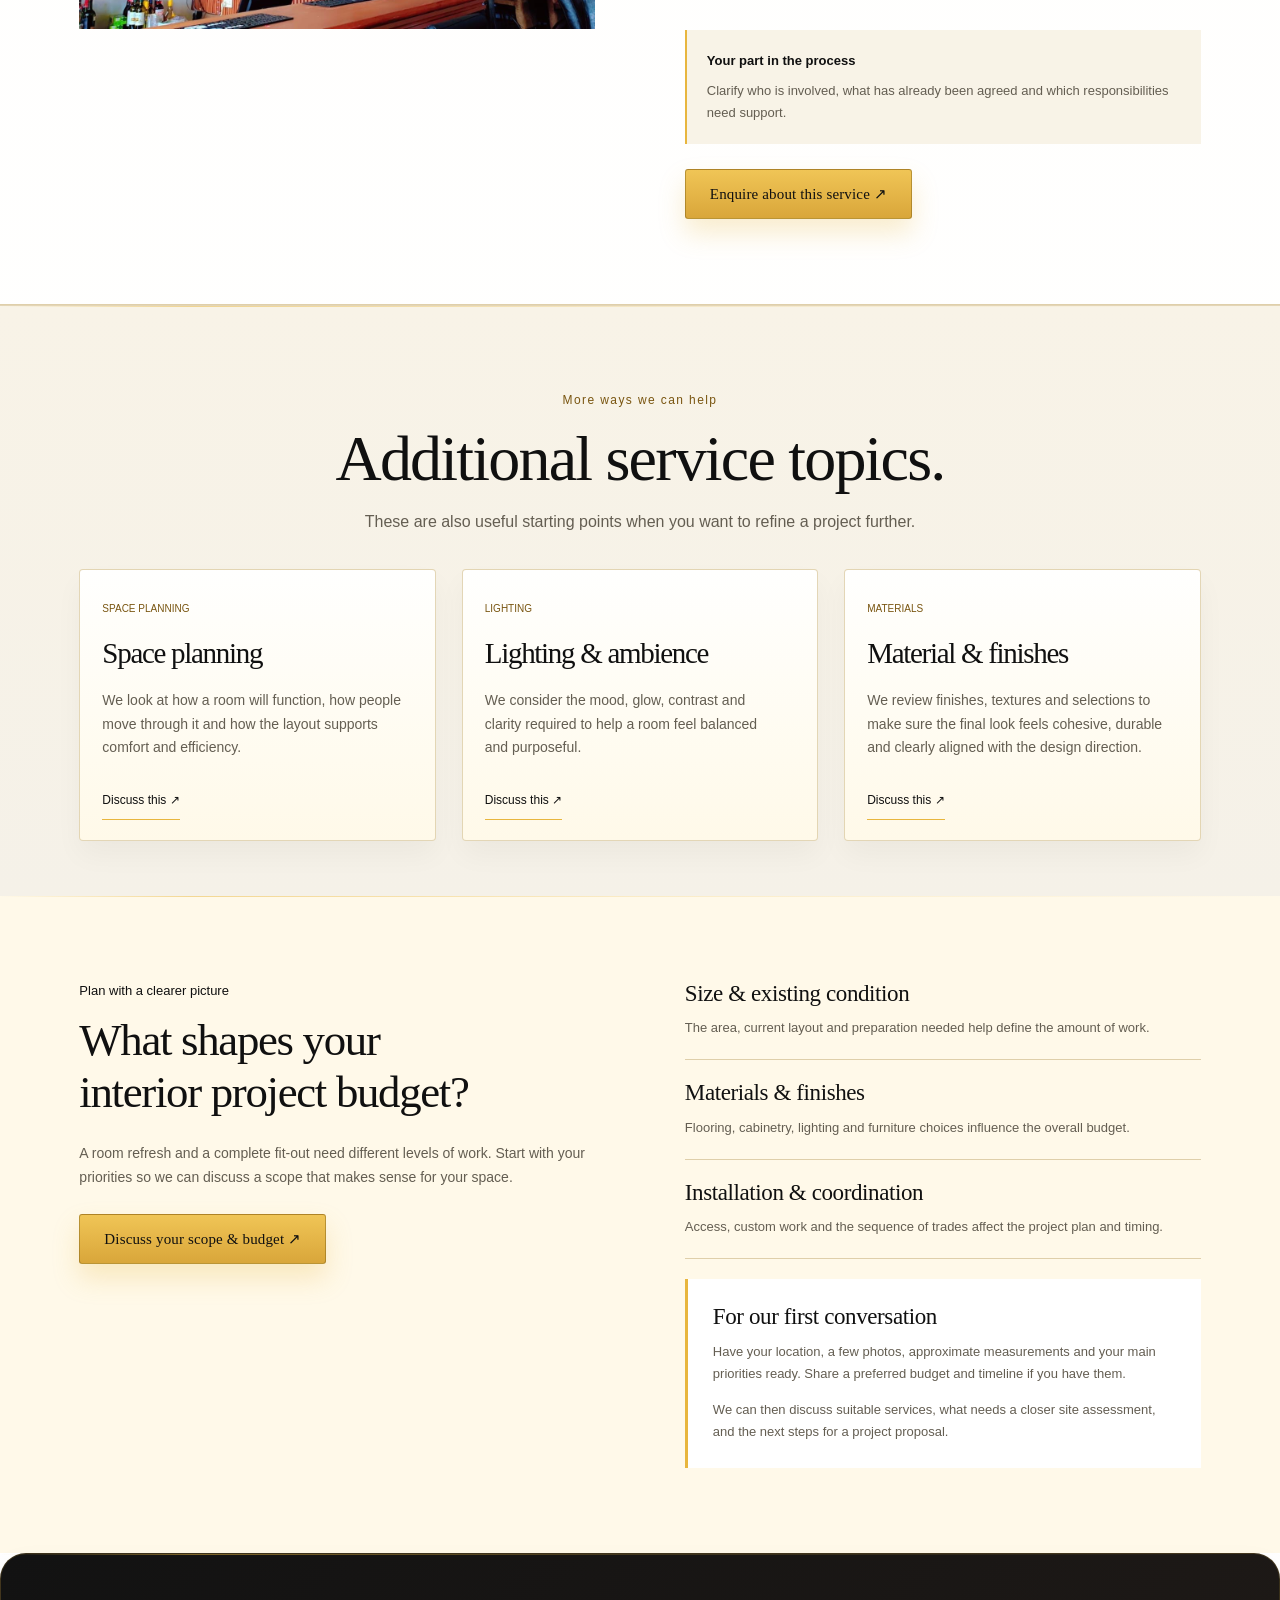
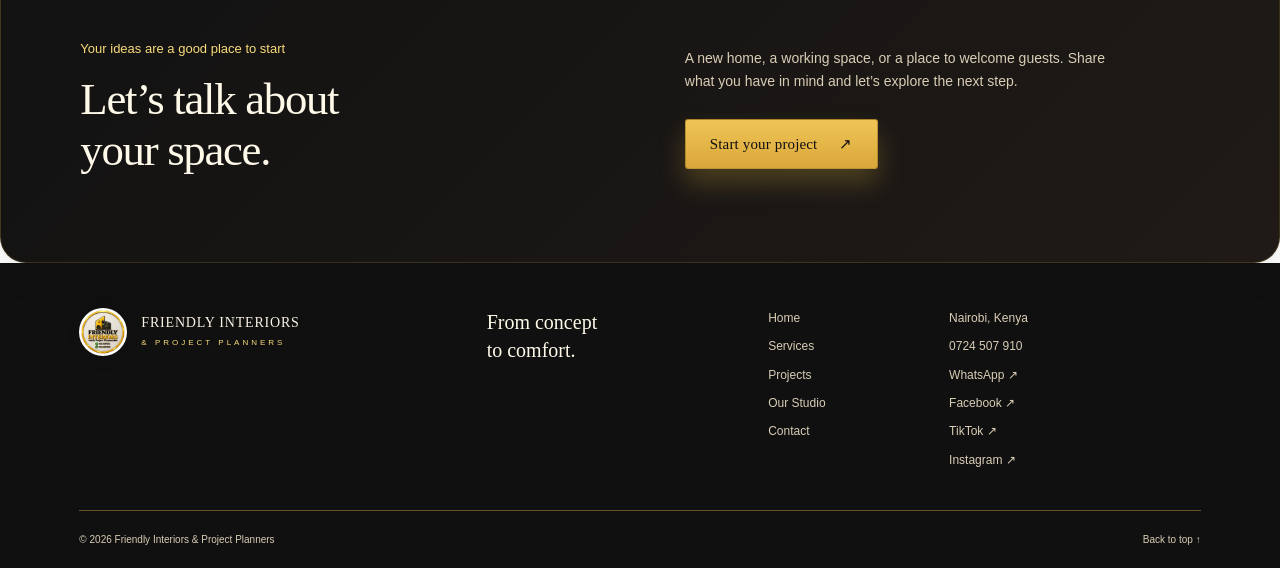
<file: services.html>
<!DOCTYPE html>
<html lang="en">
<head>
<meta charset="UTF-8">
<meta name="viewport" content="width=device-width, initial-scale=1">
<meta name="description" content="Explore interior design, furnishing, renovation, joinery and project coordination with Friendly Interiors in Nairobi.">
<meta name="theme-color" content="#101010">
<title>Interior Design & Fit-Out Services | Friendly Interiors &amp; Project Planners</title>
<link rel="stylesheet" href="style.css">
<script src="script.js" defer></script>
</head>
<body>
<a class="skip-link" href="#main-content">Skip to content</a>
<header id="top" class="site-header">
  <div class="header-inner">
    <a class="brand" href="index.html" aria-label="Friendly Interiors home"><img src="images/logo-v2.jpg" width="600" height="600" alt=""><span>FRIENDLY INTERIORS<small>&amp; PROJECT PLANNERS</small></span></a>
    <button class="menu-toggle" type="button" aria-expanded="false" aria-controls="main-nav" hidden><span class="menu-label">Menu</span><span class="menu-icon" aria-hidden="true"></span></button>
    <nav id="main-nav" aria-label="Main navigation">
      <div class="nav-links"><a href="index.html">Home</a><a href="services.html" aria-current="page">Services</a><a href="projects.html">Projects</a><a href="studio.html">Our Studio</a><a href="contact.html">Contact</a></div>
      <a class="nav-project-cta" href="contact.html#contact">Start a project <span aria-hidden="true">↗</span></a>
      <a class="nav-phone" href="tel:+254724507910"><span>Speak with our team</span>0724 507 910</a>
    </nav>
  </div>
</header>
<main id="main-content"><section class="page-intro"><div><p class="eyebrow">Our services</p><h1>The right support.<br>At every stage.</h1><p>From space planning and furnishing to renovation and fit-out, explore the support available for your home, workplace or hospitality project.</p><a class="text-link" href="contact.html#contact">Tell us about your space <span aria-hidden="true">↗</span></a></div><figure><img src="images/material-cornices.jpg" alt="Decorative cornice samples laid out for comparison" fetchpriority="high" decoding="async"></figure></section><section class="section audience-section"><div class="pathway-grid"><article id="residential"><span class="tag">RESIDENTIAL</span><h2>At home</h2><p>Plan the everyday details: circulation, comfortable rooms, useful storage and finishes that belong together.</p><a class="text-link" href="contact.html?service=Not%20sure%20yet&space=Residential#contact">Discuss your home ↗</a></article><article id="commercial"><span class="tag">COMMERCIAL</span><h2>At work</h2><p>Consider staff and customer movement, furniture needs, practical surfaces and how your brand feels in the space.</p><a class="text-link" href="contact.html?service=Not%20sure%20yet&space=Commercial#contact">Discuss your business ↗</a></article><article id="hospitality"><span class="tag">HOSPITALITY</span><h2>For your guests</h2><p>Think about arrival, seating, atmosphere, durable finishes and the way guests and staff use the interior.</p><a class="text-link" href="contact.html?service=Not%20sure%20yet&space=Hospitality#contact">Discuss your venue ↗</a></article></div></section><section class="section service-directory" id="service-guide"><div class="section-heading"><p class="eyebrow">Choose your starting point</p><h2>From ideas to installation.</h2><p>These are areas to discuss, not fixed packages. Your proposal will define the agreed work, responsibilities and scope.</p></div><nav class="jump-links" aria-label="Service sections"><a href="#interior-design">Interior design</a><a href="#furnishing">Furnishing &amp; styling</a><a href="#fit-out">Renovation &amp; fit-out</a><a href="#joinery">Bespoke joinery</a><a href="#coordination">Project coordination</a><a href="#space-planning">Space planning</a><a href="#lighting">Lighting &amp; ambience</a><a href="#materials">Material &amp; finishes</a></nav></section><section class="section service-detail editorial-split" id="interior-design"><figure class="landscape"><img src="images/backgrown%20image%20website.jpg" alt="Living room showing furniture, lighting and a coordinated palette" loading="lazy" decoding="async"></figure><div><p class="eyebrow">01 / OUR EXPERTISE</p><h2>Interior design</h2><p class="lead">A new space, a different layout, or a clearer design direction.</p><p>Explore how rooms connect, where furniture belongs and how colours, materials and lighting work together to create a cohesive result.</p><p>Whether you are refreshing a home, aligning a workplace with your brand, or shaping a hospitality atmosphere, this stage helps establish the design framework before decisions become costly.</p><h3>What we can discuss</h3><ul class="detail-list"><li>Room and furniture layouts</li><li>Material and colour direction</li><li>Storage and decorative details</li><li>Lighting mood and overall atmosphere</li></ul><div class="decision-note"><strong>Your part in the process</strong><p>Bring photos or a plan, your inspiration, and what you want the space to do differently.</p></div><a class="button" href="contact.html?service=Interior%20design#contact">Enquire about this service ↗</a></div></section><section class="section service-detail editorial-split reverse" id="furnishing"><figure class="portrait"><img src="images/commercial%20space2.jpg" alt="Lounge furniture being arranged beside decorative blue-and-gold walls" loading="lazy" decoding="async"></figure><div><p class="eyebrow">02 / OUR EXPERTISE</p><h2>Furnishing &amp; styling</h2><p class="lead">A room that functions but needs warmth, cohesion or a fresh look.</p><p>Bring furniture, lighting and decorative details together around a consistent direction so the space feels intentional rather than simply filled.</p><p>We help refine what is retained, what should be introduced, and how each item contributes to the comfort, proportion and character of the room.</p><h3>What we can discuss</h3><ul class="detail-list"><li>Furniture selection and placement</li><li>Lighting and decorative accents</li><li>Textures and final styling</li><li>Layering existing pieces with new statement items</li></ul><div class="decision-note"><strong>Your part in the process</strong><p>Decide which existing pieces to keep, how the room will be used, and your preferred style.</p></div><a class="button" href="contact.html?service=Furnishing%20%26%20styling#contact">Enquire about this service ↗</a></div></section><section class="section service-detail editorial-split" id="fit-out"><figure class="portrait"><img src="images/office-fit-out.jpg" alt="Office flooring installation in progress" loading="lazy" decoding="async"></figure><div><p class="eyebrow">03 / OUR EXPERTISE</p><h2>Renovation &amp; fit-out</h2><p class="lead">An existing interior that needs physical changes and coordinated installation.</p><p>Discuss the work required to bring your design into place, including finishes, joinery, flooring, wall treatments and the practical sequence of installation.</p><p>For homes, businesses and hospitality spaces, fit-out work is where design intent becomes real. We help coordinate the process so it remains clear, efficient and aligned with your timeline.</p><h3>What we can discuss</h3><ul class="detail-list"><li>Interior preparation and installation</li><li>Flooring and wall finishes</li><li>Sequencing work around the space</li><li>Trade coordination and site logistics</li></ul><div class="decision-note"><strong>Your part in the process</strong><p>Share the current condition, access arrangements, any occupied areas and your target timing.</p></div><a class="button" href="contact.html?service=Renovation%20%26%20fit-out#contact">Enquire about this service ↗</a></div></section><section class="section service-detail editorial-split reverse" id="joinery"><figure class="portrait"><img src="images/hospitality%20space%20image.jpg" alt="Kitchen cabinetry with grey doors and dark worktops" loading="lazy" decoding="async"></figure><div><p class="eyebrow">04 / OUR EXPERTISE</p><h2>Bespoke joinery</h2><p class="lead">Kitchens, wardrobes and fitted storage that need to suit your space.</p><p>Custom joinery is where function and aesthetics meet. It allows storage, layout and finishes to be tailored precisely to how the room is used.</p><p>From integrated cabinetry to built-in shelving and detailed millwork, this service ensures your interior feels considered rather than standard.</p><h3>What we can discuss</h3><ul class="detail-list"><li>Kitchen and wardrobe cabinetry</li><li>Custom storage and shelving</li><li>Finish and hardware selection</li><li>Built-in solutions for specific daily routines</li></ul><div class="decision-note"><strong>Your part in the process</strong><p>Think about what needs storing, preferred access, dimensions and the finishes you like.</p></div><a class="button" href="contact.html?service=Bespoke%20joinery#contact">Enquire about this service ↗</a></div></section><section class="section service-detail editorial-split" id="coordination"><figure class="landscape"><img src="images/commercial%20space.jpg" alt="Team working together on timber details inside a bar" loading="lazy" decoding="async"></figure><div><p class="eyebrow">05 / OUR EXPERTISE</p><h2>Project coordination</h2><p class="lead">A project with several installation, sourcing or finishing stages.</p><p>Bring the design decisions and practical work into a shared plan so each stage of the project remains clear, accountable and aligned with your priorities.</p><p>This support is especially useful when multiple suppliers, trades or decisions are involved and you want a smoother path from concept to completion.</p><h3>What we can discuss</h3><ul class="detail-list"><li>Sourcing and installation coordination</li><li>Site supervision within the agreed scope</li><li>Finishing-stage coordination</li><li>Timeline, handover and final detail checks</li></ul><div class="decision-note"><strong>Your part in the process</strong><p>Clarify who is involved, what has already been agreed and which responsibilities need support.</p></div><a class="button" href="contact.html?service=Project%20coordination#contact">Enquire about this service ↗</a></div></section><section class="section service-directory" id="additional-services"><div class="section-heading"><p class="eyebrow">More ways we can help</p><h2>Additional service topics.</h2><p>These are also useful starting points when you want to refine a project further.</p></div><div class="pathway-grid"><article id="space-planning"><span class="tag">SPACE PLANNING</span><h2>Space planning</h2><p>We look at how a room will function, how people move through it and how the layout supports comfort and efficiency.</p><a class="text-link" href="contact.html?service=Space%20planning#contact">Discuss this ↗</a></article><article id="lighting"><span class="tag">LIGHTING</span><h2>Lighting &amp; ambience</h2><p>We consider the mood, glow, contrast and clarity required to help a room feel balanced and purposeful.</p><a class="text-link" href="contact.html?service=Lighting%20%26%20ambience#contact">Discuss this ↗</a></article><article id="materials"><span class="tag">MATERIALS</span><h2>Material &amp; finishes</h2><p>We review finishes, textures and selections to make sure the final look feels cohesive, durable and clearly aligned with the design direction.</p><a class="text-link" href="contact.html?service=Material%20%26%20finishes#contact">Discuss this ↗</a></article></div></section><section class="section planning" id="planning" aria-labelledby="planning-title">
    <div><p class="eyebrow">Plan with a clearer picture</p><h2 id="planning-title">What shapes your<br>interior project budget?</h2><p>A room refresh and a complete fit-out need different levels of work. Start with your priorities so we can discuss a scope that makes sense for your space.</p><a class="button" href="contact.html#contact">Discuss your scope &amp; budget ↗</a></div>
    <div class="planning-details"><article><h3>Size &amp; existing condition</h3><p>The area, current layout and preparation needed help define the amount of work.</p></article><article><h3>Materials &amp; finishes</h3><p>Flooring, cabinetry, lighting and furniture choices influence the overall budget.</p></article><article><h3>Installation &amp; coordination</h3><p>Access, custom work and the sequence of trades affect the project plan and timing.</p></article><div class="planning-checklist"><h3>For our first conversation</h3><p>Have your location, a few photos, approximate measurements and your main priorities ready. Share a preferred budget and timeline if you have them.</p><p>We can then discuss suitable services, what needs a closer site assessment, and the next steps for a project proposal.</p></div></div>
  </section><section class="section closing-cta" id="next-step"><div><p class="eyebrow">Your ideas are a good place to start</p><h2>Let’s talk about<br>your space.</h2></div><div><p>A new home, a working space, or a place to welcome guests. Share what you have in mind and let’s explore the next step.</p><a class="button" href="contact.html#contact">Start your project <span aria-hidden="true">↗</span></a></div></section></main>
<footer class="site-footer"><div class="footer-top"><a class="brand" href="index.html" aria-label="Friendly Interiors home"><img src="images/logo-v2.jpg" width="600" height="600" alt=""><span>FRIENDLY INTERIORS<small>&amp; PROJECT PLANNERS</small></span></a><p>From concept<br>to comfort.</p><div aria-label="Footer navigation"><a href="index.html">Home</a><a href="services.html">Services</a><a href="projects.html">Projects</a><a href="studio.html">Our Studio</a><a href="contact.html">Contact</a></div><div><span>Nairobi, Kenya</span><a href="tel:+254724507910">0724 507 910</a><a href="https://wa.me/254724507910" target="_blank" rel="noopener">WhatsApp ↗</a><a href="https://web.facebook.com/Friendlyinteriors.projectplanners" target="_blank" rel="noopener">Facebook ↗</a><a href="https://www.tiktok.com/@friendlyinteriors.studio" target="_blank" rel="noopener">TikTok ↗</a><a href="https://www.instagram.com/friendlyinteriors_studio/" target="_blank" rel="noopener">Instagram ↗</a></div></div><div class="footer-bottom"><p>© <span id="year">2026</span> Friendly Interiors &amp; Project Planners</p><a href="#top">Back to top ↑</a></div></footer>
<div class="floating-chat-stack" aria-label="Contact Friendly Interiors">
  <a class="floating-chat" href="https://wa.me/254724507910" target="_blank" rel="noopener" aria-label="Chat with Friendly Interiors on WhatsApp"><svg viewBox="0 0 24 24" width="25" height="25" fill="none" stroke="currentColor" stroke-width="1.7" aria-hidden="true"><path d="M20 11.5a8 8 0 0 1-11.8 7L4 20l1.4-4.3A8 8 0 1 1 20 11.5Z"/><path d="M8.5 7.5c0 4 3 7 7 7l1-2-2-1-1 1c-1.5-.5-2.5-1.5-3-3l1-1-1-2-2 1Z"/></svg></a>
  <a class="floating-call" href="tel:+254724507910" aria-label="Call Friendly Interiors on the phone number"><svg viewBox="0 0 24 24" width="15" height="15" fill="none" stroke="currentColor" stroke-width="1.8" aria-hidden="true"><path d="M22 16.9v3a2 2 0 0 1-2.2 2A18.4 18.4 0 0 1 3.1 4.2 2 2 0 0 1 5.1 2h3a2 2 0 0 1 2 1.7l.4 2.4a2 2 0 0 1-1.3 2.2l-1.1.4a16.1 16.1 0 0 0 8.7 8.7l.4-1.1a2 2 0 0 1 2.2-1.3l2.4.4A2 2 0 0 1 22 16.9Z"/></svg></a>
  <a class="floating-social floating-facebook" href="https://web.facebook.com/Friendlyinteriors.projectplanners" target="_blank" rel="noopener" aria-label="Follow Friendly Interiors on Facebook">FB</a>
  <a class="floating-social floating-instagram" href="https://www.instagram.com/friendlyinteriors_studio/" target="_blank" rel="noopener" aria-label="Follow Friendly Interiors on Instagram">IG</a>
  <a class="floating-social floating-tiktok" href="https://www.tiktok.com/@friendlyinteriors.studio" target="_blank" rel="noopener" aria-label="Follow Friendly Interiors on TikTok">TT</a>
</div>
</body>
</html>
</file>
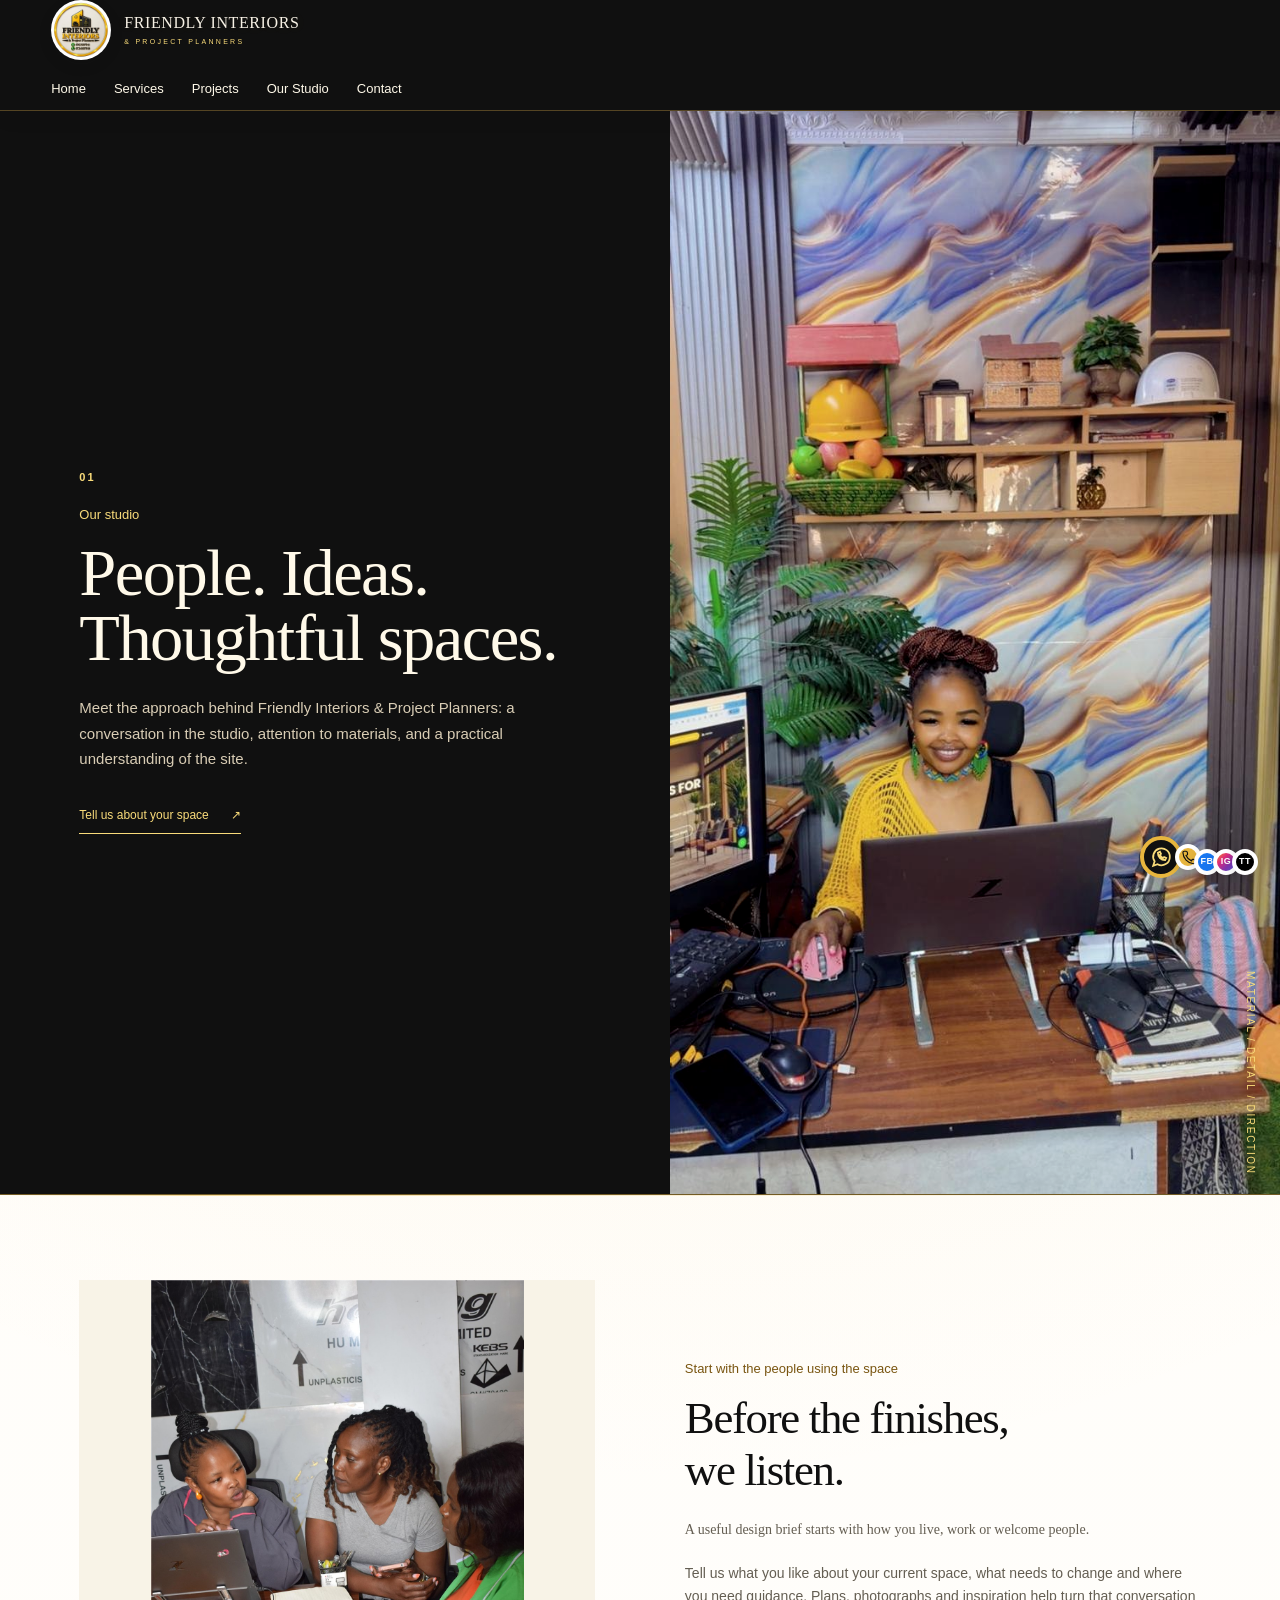
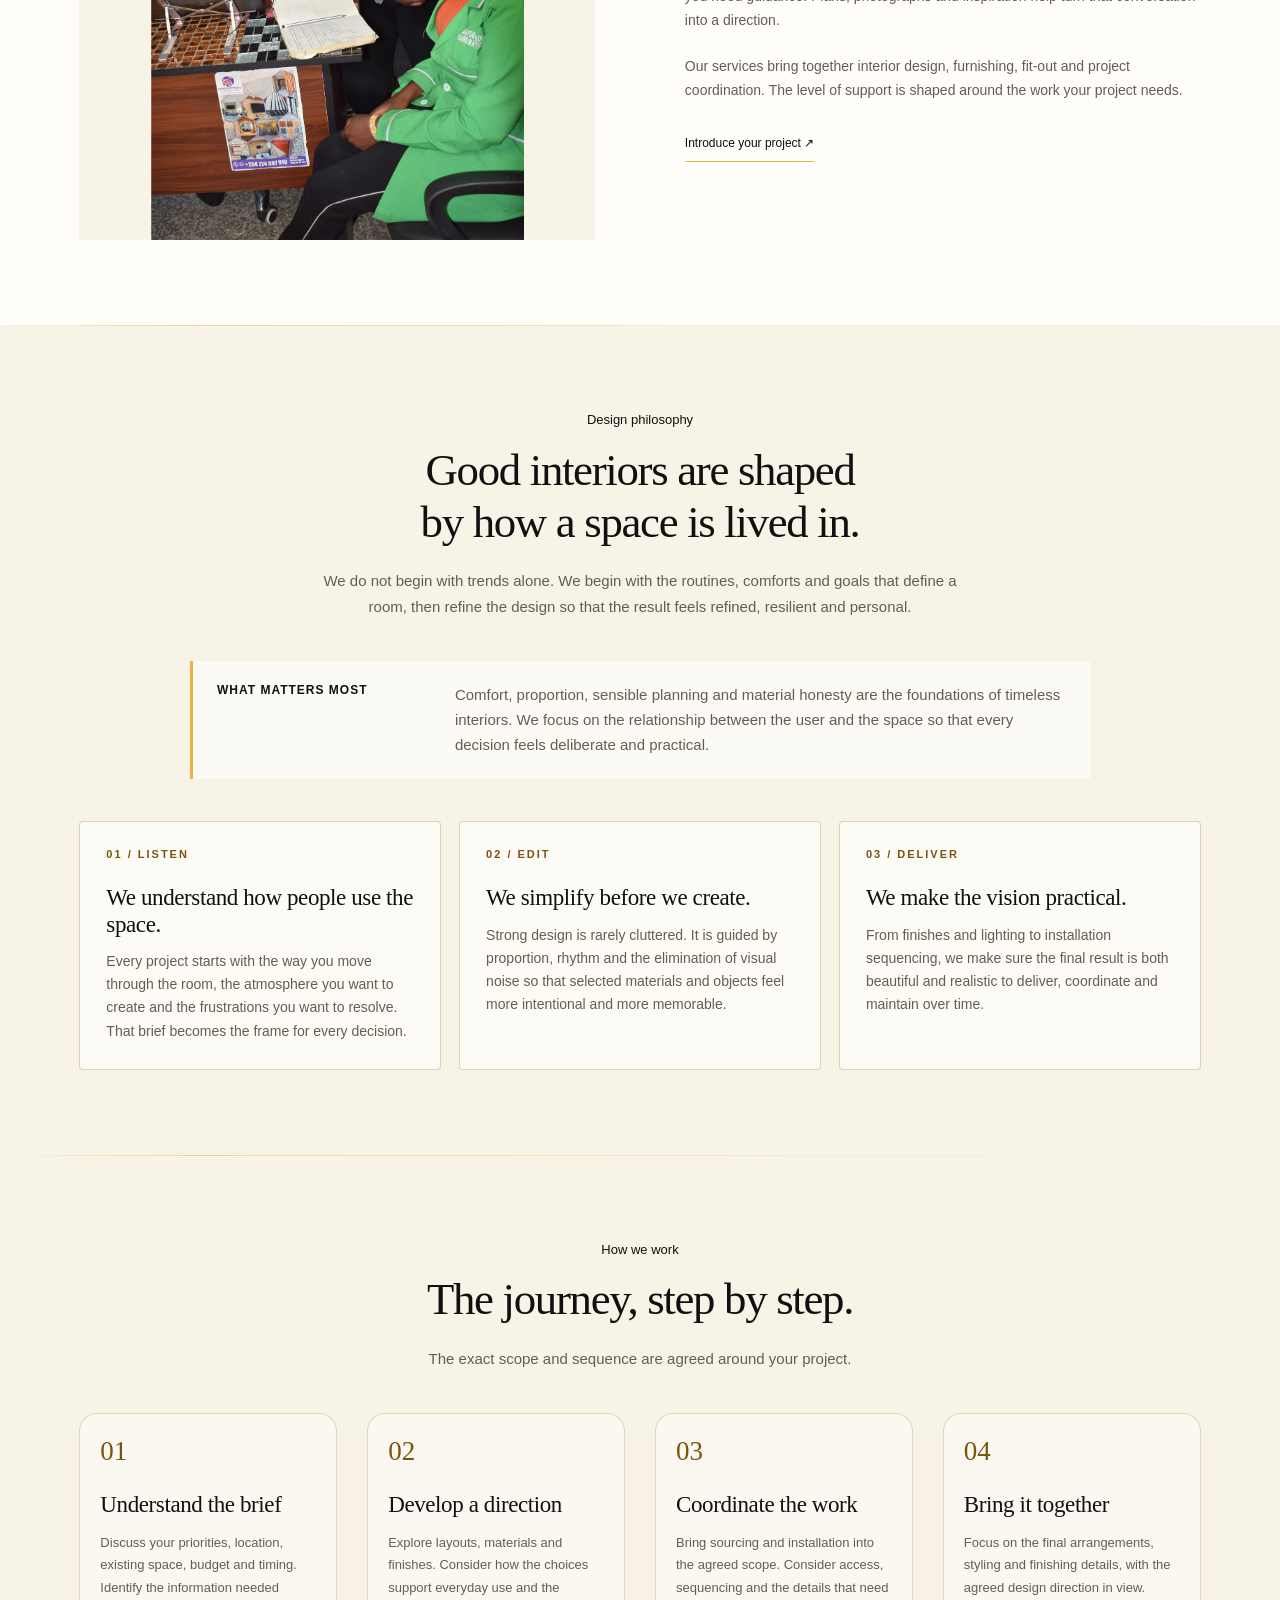
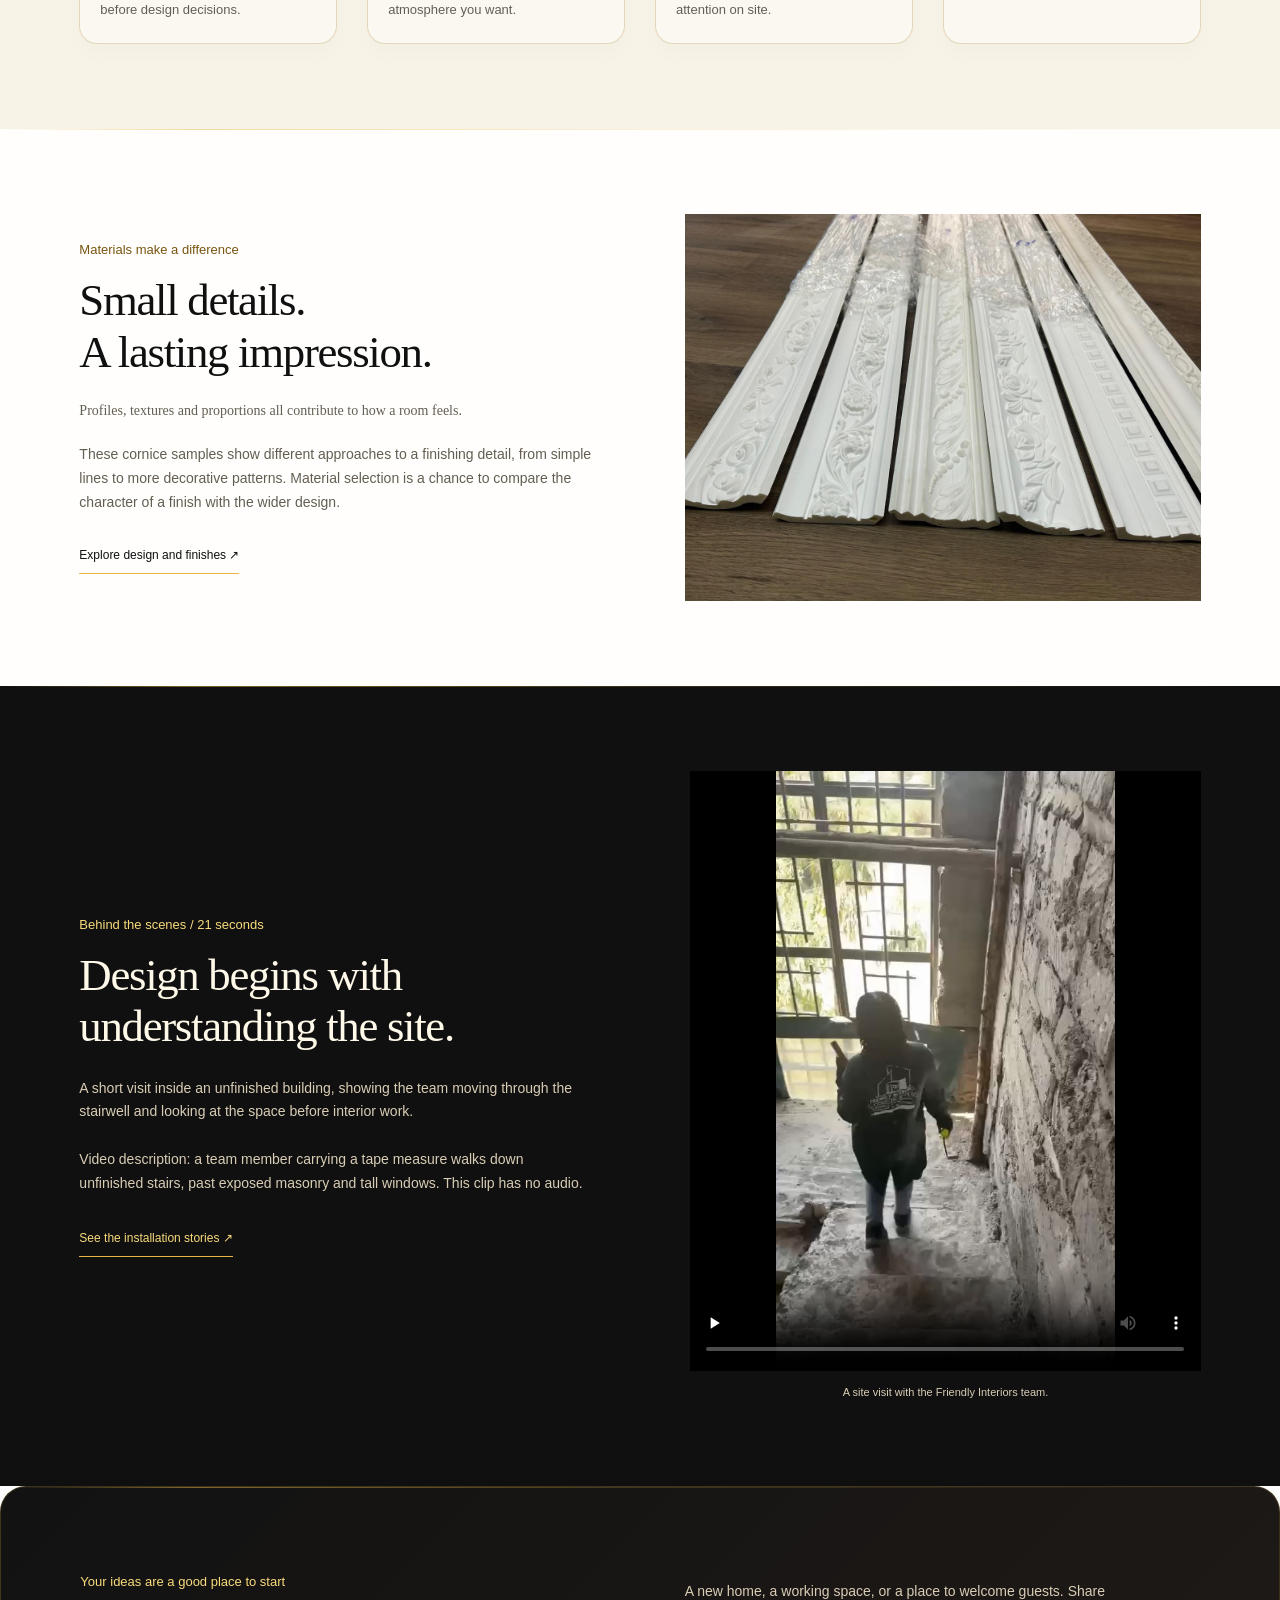
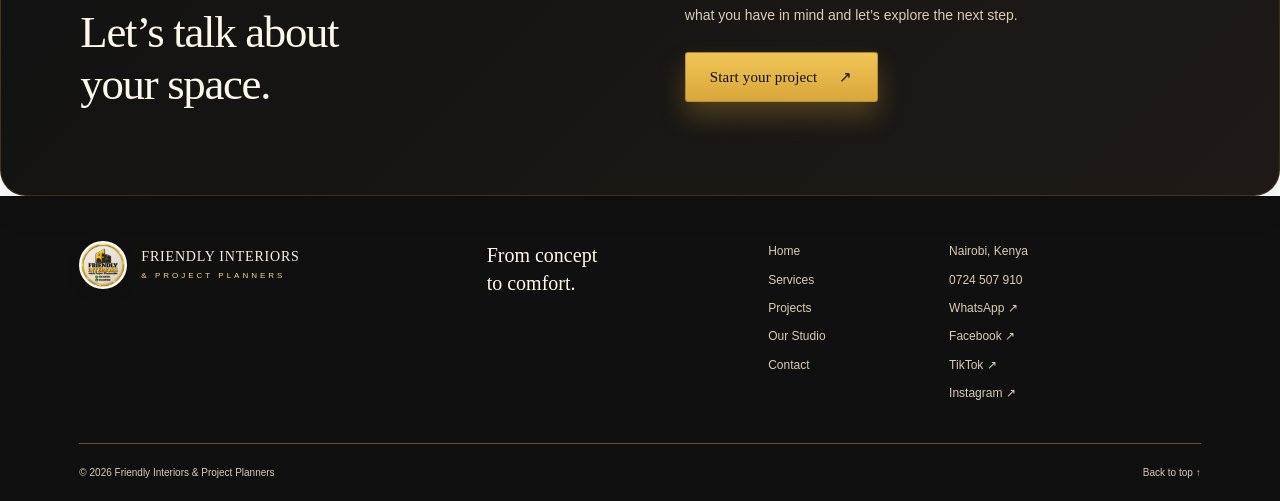
<file: studio.html>
<!DOCTYPE html>
<html lang="en">
<head>
<meta charset="UTF-8">
<meta name="viewport" content="width=device-width, initial-scale=1">
<meta name="description" content="Meet the Friendly Interiors approach through studio planning, material selection, project coordination and a behind-the-scenes site visit.">
<meta name="theme-color" content="#101010">
<title>Our Studio & Design Approach | Friendly Interiors &amp; Project Planners</title>
<link rel="stylesheet" href="style.css">
<script src="script.js" defer></script>
</head>
<body>
<a class="skip-link" href="#main-content">Skip to content</a>
<header id="top" class="site-header"><a class="brand" href="index.html" aria-label="Friendly Interiors home"><img src="images/logo-v2.jpg" width="600" height="600" alt=""><span>FRIENDLY INTERIORS<small>&amp; PROJECT PLANNERS</small></span></a><button class="menu-toggle" type="button" aria-expanded="false" aria-controls="main-nav" hidden>Menu <span aria-hidden="true">☰</span></button><nav id="main-nav" aria-label="Main navigation"><a href="index.html">Home</a><a href="services.html">Services</a><a href="projects.html">Projects</a><a href="studio.html" aria-current="page">Our Studio</a><a href="contact.html">Contact</a></nav></header>
<main id="main-content"><section class="page-intro"><div><p class="eyebrow">Our studio</p><h1>People. Ideas.<br>Thoughtful spaces.</h1><p>Meet the approach behind Friendly Interiors & Project Planners: a conversation in the studio, attention to materials, and a practical understanding of the site.</p><a class="text-link" href="contact.html#contact">Tell us about your space <span aria-hidden="true">↗</span></a></div><figure><img src="images/studio-planning.jpg" alt="Team member planning at a laptop in the Friendly Interiors office" fetchpriority="high" decoding="async"></figure></section><section class="section editorial-split"><figure class="portrait"><img src="images/consultation.jpg" alt="A discussion around a laptop and notebook with interior material samples in the background" loading="lazy" decoding="async"></figure><div><p class="eyebrow">Start with the people using the space</p><h2>Before the finishes,<br>we listen.</h2><p class="lead">A useful design brief starts with how you live, work or welcome people.</p><p>Tell us what you like about your current space, what needs to change and where you need guidance. Plans, photographs and inspiration help turn that conversation into a direction.</p><p>Our services bring together interior design, furnishing, fit-out and project coordination. The level of support is shaped around the work your project needs.</p><a class="text-link" href="contact.html#contact">Introduce your project ↗</a></div></section>
</section><section class="section capability-section"><div class="section-heading"><p class="eyebrow">Design philosophy</p><h2>Good interiors are shaped by how a space is lived in.</h2><p>We do not begin with trends alone. We begin with the routines, comforts and goals that define a room, then refine the design so that the result feels refined, resilient and personal.</p></div><div class="capability-note"><strong>What matters most</strong><span>Comfort, proportion, sensible planning and material honesty are the foundations of timeless interiors. We focus on the relationship between the user and the space so that every decision feels deliberate and practical.</span></div><div class="capability-grid"><article><span>01 / LISTEN</span><h3>We understand how people use the space.</h3><p>Every project starts with the way you move through the room, the atmosphere you want to create and the frustrations you want to resolve. That brief becomes the frame for every decision.</p></article><article><span>02 / EDIT</span><h3>We simplify before we create.</h3><p>Strong design is rarely cluttered. It is guided by proportion, rhythm and the elimination of visual noise so that selected materials and objects feel more intentional and more memorable.</p></article><article><span>03 / DELIVER</span><h3>We make the vision practical.</h3><p>From finishes and lighting to installation sequencing, we make sure the final result is both beautiful and realistic to deliver, coordinate and maintain over time.</p></article></div></section><section class="section process" id="process"><div class="section-heading"><p class="eyebrow">How we work</p><h2>The journey, step by step.</h2><p>The exact scope and sequence are agreed around your project.</p></div><ol class="process-grid"><li><span>01</span><h3>Understand the brief</h3><p>Discuss your priorities, location, existing space, budget and timing. Identify the information needed before design decisions.</p></li><li><span>02</span><h3>Develop a direction</h3><p>Explore layouts, materials and finishes. Consider how the choices support everyday use and the atmosphere you want.</p></li><li><span>03</span><h3>Coordinate the work</h3><p>Bring sourcing and installation into the agreed scope. Consider access, sequencing and the details that need attention on site.</p></li><li><span>04</span><h3>Bring it together</h3><p>Focus on the final arrangements, styling and finishing details, with the agreed design direction in view.</p></li></ol></section>
<section class="section editorial-split reverse"><figure class="landscape"><img src="images/material-cornices.jpg" alt="Different profiles and decorative patterns in white cornice samples" loading="lazy" decoding="async"></figure><div><p class="eyebrow">Materials make a difference</p><h2>Small details.<br>A lasting impression.</h2><p class="lead">Profiles, textures and proportions all contribute to how a room feels.</p><p>These cornice samples show different approaches to a finishing detail, from simple lines to more decorative patterns. Material selection is a chance to compare the character of a finish with the wider design.</p><a class="text-link" href="services.html#interior-design">Explore design and finishes ↗</a></div></section>
<section class="section site-film" id="site-visit"><div><p class="eyebrow">Behind the scenes / 21 seconds</p><h2>Design begins with<br>understanding the site.</h2><p>A short visit inside an unfinished building, showing the team moving through the stairwell and looking at the space before interior work.</p><p id="video-description">Video description: a team member carrying a tape measure walks down unfinished stairs, past exposed masonry and tall windows. This clip has no audio.</p><a class="text-link" href="projects.html">See the installation stories ↗</a></div><figure><video controls playsinline preload="none" poster="images/site-visit-poster.jpg" width="480" height="848" aria-label="Friendly Interiors site visit" aria-describedby="video-description"><source src="videos/site-visit.mp4" type="video/mp4"><p>Your browser cannot play this video. <a href="videos/site-visit.mp4">Open the site-visit video</a>.</p></video><figcaption>A site visit with the Friendly Interiors team.</figcaption></figure></section><section class="section closing-cta" id="contact"><div><p class="eyebrow">Your ideas are a good place to start</p><h2>Let’s talk about<br>your space.</h2></div><div><p>A new home, a working space, or a place to welcome guests. Share what you have in mind and let’s explore the next step.</p><a class="button" href="contact.html#contact">Start your project <span aria-hidden="true">↗</span></a></div></section></main>
<footer class="site-footer"><div class="footer-top"><a class="brand" href="index.html" aria-label="Friendly Interiors home"><img src="images/logo-v2.jpg" width="600" height="600" alt=""><span>FRIENDLY INTERIORS<small>&amp; PROJECT PLANNERS</small></span></a><p>From concept<br>to comfort.</p><div aria-label="Footer navigation"><a href="index.html">Home</a><a href="services.html">Services</a><a href="projects.html">Projects</a><a href="studio.html">Our Studio</a><a href="contact.html">Contact</a></div><div><span>Nairobi, Kenya</span><a href="tel:+254724507910">0724 507 910</a><a href="https://wa.me/254724507910" target="_blank" rel="noopener">WhatsApp ↗</a><a href="https://web.facebook.com/Friendlyinteriors.projectplanners" target="_blank" rel="noopener">Facebook ↗</a><a href="https://www.tiktok.com/@friendlyinteriors.studio" target="_blank" rel="noopener">TikTok ↗</a></div></div><div class="footer-bottom"><p>© <span id="year">2026</span> Friendly Interiors &amp; Project Planners</p><a href="#top">Back to top ↑</a></div></footer>
<div class="floating-chat-stack" aria-label="Contact Friendly Interiors">
  <a class="floating-chat" href="https://wa.me/254724507910" target="_blank" rel="noopener" aria-label="Chat with Friendly Interiors on WhatsApp"><svg viewBox="0 0 24 24" width="25" height="25" fill="none" stroke="currentColor" stroke-width="1.7" aria-hidden="true"><path d="M20 11.5a8 8 0 0 1-11.8 7L4 20l1.4-4.3A8 8 0 1 1 20 11.5Z"/><path d="M8.5 7.5c0 4 3 7 7 7l1-2-2-1-1 1c-1.5-.5-2.5-1.5-3-3l1-1-1-2-2 1Z"/></svg></a>
  <a class="floating-call" href="tel:+254724507910" aria-label="Call Friendly Interiors on the phone number"><svg viewBox="0 0 24 24" width="15" height="15" fill="none" stroke="currentColor" stroke-width="1.8" aria-hidden="true"><path d="M22 16.9v3a2 2 0 0 1-2.2 2A18.4 18.4 0 0 1 3.1 4.2 2 2 0 0 1 5.1 2h3a2 2 0 0 1 2 1.7l.4 2.4a2 2 0 0 1-1.3 2.2l-1.1.4a16.1 16.1 0 0 0 8.7 8.7l.4-1.1a2 2 0 0 1 2.2-1.3l2.4.4A2 2 0 0 1 22 16.9Z"/></svg></a>
  <a class="floating-social floating-facebook" href="https://web.facebook.com/Friendlyinteriors.projectplanners" target="_blank" rel="noopener" aria-label="Follow Friendly Interiors on Facebook">FB</a>
  <a class="floating-social floating-instagram" href="https://www.instagram.com/friendlyinteriors_studio/?hl=en" target="_blank" rel="noopener" aria-label="Follow Friendly Interiors on Instagram">IG</a>
  <a class="floating-social floating-tiktok" href="https://www.tiktok.com/@friendlyinteriors.studio" target="_blank" rel="noopener" aria-label="Follow Friendly Interiors on TikTok">TT</a>
</div>
</body>
</html>
</file>
<file: style.css>
﻿/* Friendly Interiors — light, editorial design inspired by the supplied reference. */
:root {
  --ink: #101010;
  --muted: #645e52;
  --paper: #f8f3e7;
  --sand: #f1e5c9;
  --gold: #e8b63e;
  --gold-text: #795510;
  --gold-light: #f9db7a;
  --ivory: #fff9e9;
  --line: #dfcfaa;
  --serif: Georgia, 'Times New Roman', serif;
  --gutter: clamp(22px, 6.2vw, 100px);
  --shadow-soft: 0 18px 38px rgba(16, 16, 16, 0.08);
  --shadow-card: 0 10px 24px rgba(16, 16, 16, 0.06);
  --radius-xl: 26px;
  --radius-lg: 18px;
}
* { box-sizing: border-box; margin: 0; padding: 0; }
html { scroll-behavior: smooth; scroll-padding-top: 24px; }
body {
  color: var(--ink);
  background:
    radial-gradient(circle at top, rgba(233, 182, 62, 0.12), transparent 28%),
    linear-gradient(180deg, #f8f2e8 0%, #fffdf9 12%, #ffffff 100%);
  font: 15px/1.7 Arial, Helvetica, sans-serif;
  -webkit-font-smoothing: antialiased;
  text-rendering: optimizeLegibility;
}
img { display: block; max-width: 100%; object-fit: cover; }
a { color: inherit; text-decoration: none; }
button, input, select, textarea { font: inherit; }
button, a, input, select, textarea { -webkit-tap-highlight-color: transparent; }
button { cursor: pointer; }
a, button { touch-action: manipulation; }
a:focus-visible, button:focus-visible, summary:focus-visible { outline: 2px solid var(--gold); outline-offset: 5px; }
input:focus, select:focus, textarea:focus { outline: 2px solid var(--gold); outline-offset: 2px; }
[hidden] { display: none !important; }
h1, h2, h3 { font-family: var(--serif); font-weight: 400; line-height: 1.15; }
h2 { font-size: clamp(34px, 3.5vw, 51px); letter-spacing: -1.3px; }
h3 { font-size: 27px; letter-spacing: -.4px; }
p { text-wrap: pretty; }
.sr-only { position: absolute; width: 1px; height: 1px; padding: 0; margin: -1px; overflow: hidden; clip-path: inset(50%); white-space: nowrap; }
.skip-link { position: absolute; top: -100px; left: 20px; background: white; padding: 12px; z-index: 20; }
.skip-link:focus { top: 10px; }
.site-header {
  position: sticky;
  top: 0;
  z-index: 30;
  min-height: 98px;
  padding: 18px var(--gutter);
  display: flex;
  align-items: center;
  justify-content: space-between;
  gap: 30px;
  background: rgba(12, 12, 12, 0.96);
  backdrop-filter: blur(12px);
  border-bottom: 1px solid rgba(232, 182, 62, 0.42);
  box-shadow: 0 14px 28px rgba(16, 16, 16, 0.16);
}
.brand { display: inline-flex; align-items: center; gap: 14px; flex-shrink: 0; }
.brand img { width: 68px; height: 68px; border-radius: 50%; object-fit: cover; box-shadow: 0 5px 14px rgba(16, 16, 16, 0.12); }
.brand > span {
  font: 18px/1.2 var(--serif);
  letter-spacing: 0.8px;
  color: #f7f1e5;
  text-shadow: 0 0 12px rgba(249, 219, 122, 0.1);
}
.brand small { display: block; margin-top: 5px; font: 8px/1.4 Arial, sans-serif; letter-spacing: 3px; color: var(--gold-light); }
nav { display: flex; align-items: center; gap: 30px; }
nav a {
  position: relative;
  font-size: 14px;
  padding: 10px 0;
  transition: color .2s ease;
}
nav a::after {
  content: "";
  position: absolute;
  left: 0;
  bottom: 3px;
  width: 100%;
  height: 1px;
  background: var(--gold);
  transform: scaleX(0);
  transform-origin: left;
  transition: transform .2s ease;
}
nav a:hover::after, nav a[aria-current="page"]::after { transform: scaleX(1); }
nav a:hover, .text-link:hover, .hero-secondary:hover { color: var(--gold-text); }
nav .nav-cta { border-bottom: 1px solid var(--ink); }
.nav-cta span { padding-left: 15px; }
.menu-toggle { border: 1px solid var(--line); background: white; padding: 9px 12px; font-size: 13px; }
.menu-toggle span { margin-left: 8px; }
.hero { min-height: 670px; height: min(740px, 75vw); position: relative; display: flex; align-items: flex-start; padding: 80px var(--gutter); isolation: isolate; background: #bcb3a3; }
.hero::before {
  content: "";
  position: absolute;
  inset: 0;
  background: linear-gradient(90deg, rgba(16, 16, 16, 0.68) 0%, rgba(16, 16, 16, 0.38) 35%, rgba(16, 16, 16, 0.2) 100%);
  z-index: -1;
}
.hero-slideshow { position: absolute; inset: 0; z-index: -2; }
.hero-image { position: absolute; inset: 0; width: 100%; height: 100%; object-position: center 57%; filter: saturate(0.85) contrast(1.05); opacity: 0; transition: opacity 0.6s ease; }
.hero-image.is-active { opacity: 1; }
.hero-card {
  background: rgba(255, 250, 240, 0.97);
  padding: 43px 44px;
  width: 540px;
  max-width: 100%;
  border: 1px solid rgba(16, 16, 16, 0.04);
  border-left: 5px solid var(--gold);
  box-shadow: 0 30px 52px rgba(16, 16, 16, 0.22);
  border-radius: 26px;
  backdrop-filter: blur(2px);
}
.eyebrow { font-size: 13px; line-height: 1.6; margin-bottom: 14px; }
.hero-card .eyebrow { color: var(--gold-text); font-size: 10px; letter-spacing: 1.4px; text-transform: uppercase; }
.hero h1 { font-size: 33px; line-height: 1.16; letter-spacing: -.5px; margin-bottom: 22px; }
.underline { text-decoration: underline; text-decoration-color: var(--gold); text-underline-offset: 7px; text-decoration-thickness: 1px; }
.hero-card > p:not(.eyebrow) { font-size: 15px; line-height: 1.6; margin-bottom: 25px; }
.hero-actions { display: flex; align-items: center; gap: 18px; flex-wrap: wrap; }
.button {
  display: inline-flex;
  justify-content: center;
  align-items: center;
  gap: 22px;
  min-height: 48px;
  padding: 12px 25px;
  border: 1px solid rgba(120, 89, 15, 0.45);
  background: linear-gradient(180deg, #f0c556 0%, #d9a63a 100%);
  color: var(--ink);
  font: 16px/1.35 var(--serif);
  border-radius: 999px;
  box-shadow: 0 14px 26px rgba(232, 182, 62, 0.25);
  transition: transform .2s ease, box-shadow .2s ease, filter .2s ease;
}
.button:hover {
  background: linear-gradient(180deg, #f8d577 0%, #e2b64d 100%);
  transform: translateY(-1px);
  box-shadow: 0 18px 30px rgba(232, 182, 62, 0.3);
  filter: saturate(1.05);
}
.hero-secondary { display: inline-flex; width: fit-content; margin-top: 0; font-size: 12px; }
.hero-secondary span { padding-left: 16px; }
.hero-caption { position: absolute; bottom: 28px; right: var(--gutter); color: white; background: rgba(16, 16, 16, 0.7); padding: 7px 13px; font: italic 16px var(--serif); border-radius: 999px; border: 1px solid rgba(249, 219, 122, 0.35); }
.hero-metrics {
  display: grid;
  grid-template-columns: repeat(3, minmax(0, 1fr));
  gap: 22px;
  max-width: 1180px;
  margin: -22px auto 0;
  padding: 0 var(--gutter);
  position: relative;
  z-index: 2;
}
.metric-item {
  display: flex;
  flex-direction: column;
  gap: 6px;
  background: rgba(255, 249, 233, 0.95);
  border: 1px solid rgba(223, 207, 170, 0.9);
  border-radius: 18px;
  padding: 20px 24px;
  box-shadow: 0 14px 28px rgba(16, 16, 16, 0.06);
}
.metric-number {
  font-family: var(--serif);
  font-size: clamp(24px, 2vw, 34px);
  letter-spacing: -0.5px;
  color: var(--ink);
}
.metric-label {
  color: var(--muted);
  font-size: 12px;
  text-transform: uppercase;
  letter-spacing: 1.2px;
}
.trust-strip {
  display: grid;
  grid-template-columns: repeat(4, minmax(0, 1fr));
  gap: 1px;
  background: var(--line);
  border-top: 1px solid var(--line);
  border-bottom: 1px solid var(--line);
  max-width: 1180px;
  margin: 24px auto 0;
  position: relative;
  z-index: 2;
}
.trust-strip div {
  display: grid;
  gap: 5px;
  padding: 22px 20px;
  background: rgba(255, 249, 233, 0.96);
}
.trust-strip strong {
  font: 700 11px Arial, sans-serif;
  letter-spacing: 1.6px;
  text-transform: uppercase;
  color: var(--ink);
}
.trust-strip span {
  color: var(--muted);
  font-size: 12px;
  line-height: 1.6;
}
.hero-dots {
  position: absolute;
  left: var(--gutter);
  bottom: 26px;
  display: flex;
  align-items: center;
  gap: 8px;
  z-index: 2;
}
.hero-dot {
  width: 10px;
  height: 10px;
  border-radius: 50%;
  border: 1px solid rgba(255, 255, 255, 0.9);
  background: rgba(255, 255, 255, 0.3);
  padding: 0;
  cursor: pointer;
  transition: all 0.2s ease;
}
.hero-dot.is-active {
  width: 26px;
  border-radius: 999px;
  background: var(--gold);
  border-color: var(--gold);
}
.specialisms { display: flex; justify-content: center; align-items: center; gap: clamp(22px, 4.5vw, 72px); padding: 35px var(--gutter); }
.specialisms > span { color: var(--muted); font-size: 10px; text-transform: uppercase; letter-spacing: 1.6px; }
.specialisms p { font: 24px var(--serif); }
.specialisms i { font-size: 20px; color: var(--gold-text); font-style: normal; }
.section {
  padding: 85px var(--gutter);
  position: relative;
}
.section::before {
  content: "";
  position: absolute;
  inset: 0 0 auto 0;
  height: 1px;
  background: linear-gradient(90deg, transparent 0%, rgba(232, 182, 62, 0.5) 15%, rgba(232, 182, 62, 0.2) 50%, transparent 100%);
}
.section-heading { max-width: 800px; margin: 0 auto 42px; text-align: center; }
.section-heading > p:last-child:not(.eyebrow) { color: var(--muted); margin: 20px auto 0; max-width: 640px; }
.services { background: var(--paper); }
.service-grid { display: grid; grid-template-columns: repeat(3, minmax(0, 1fr)); gap: 25px; max-width: 1280px; margin: auto; }
.pathway-grid article {
  background: rgba(255, 255, 255, 0.64);
  border: 1px solid rgba(223, 207, 170, 0.8);
  border-radius: var(--radius-lg);
  padding: 26px 24px 22px;
  box-shadow: 0 10px 22px rgba(16, 16, 16, 0.03);
}
.service-card {
  background: #fff;
  display: flex;
  flex-direction: column;
  border-radius: var(--radius-lg);
  overflow: hidden;
  border: 1px solid rgba(223, 207, 170, 0.7);
  box-shadow: var(--shadow-card);
  transition: transform .25s ease, box-shadow .25s ease;
}
.service-card:hover, .project-card:hover, .home-projects article:hover, .guide-grid article:hover {
  transform: translateY(-4px);
  box-shadow: var(--shadow-soft);
}
.service-card > img { width: 100%; height: 245px; }
.service-card:nth-child(2) > img { object-position: center 40%; }
.service-card:nth-child(3) > img { object-position: center 48%; }
.service-body { padding: 28px; flex: 1; display: flex; flex-direction: column; align-items: flex-start; }
.tag { font-size: 10px; color: var(--gold-text); margin-bottom: 10px; }
.service-body h3 { margin-bottom: 14px; }
.service-body p { color: var(--muted); font-size: 13px; margin-bottom: 25px; }
.text-link { display: inline-flex; align-items: center; gap: 22px; font-size: 12px; padding: 8px 0; border-bottom: 1px solid var(--gold); }
.service-body .text-link { margin-top: auto; }
.values-strip { display: grid; grid-template-columns: repeat(3, minmax(0, 1fr)); gap: 25px; max-width: 1280px; margin: 42px auto 0; border-top: 1px solid var(--line); padding-top: 27px; }
.values-strip p { font-size: 12px; text-align: center; }
.values-strip span { color: var(--gold-text); font: 18px var(--serif); margin-right: 10px; }
.heading-row { display: flex; justify-content: space-between; align-items: flex-end; gap: 30px; margin-bottom: 30px; }
.heading-row > p { color: var(--muted); font-size: 14px; }
.filters { display: flex; flex-wrap: wrap; gap: 12px; margin-bottom: 30px; }
.filters button { border: 1px solid var(--line); background: white; font-size: 12px; min-height: 42px; padding: 9px 19px; }
.filters button[aria-pressed="true"] { background: var(--ink); border-color: var(--ink); color: var(--gold-light); }
.filters button:hover { border-color: var(--gold-text); }
.project-grid { display: grid; grid-template-columns: repeat(2, minmax(0, 1fr)); gap: 36px 28px; }
.project-card { min-width: 0; }
.project-photo { display: block; position: relative; overflow: hidden; background: var(--sand); border-radius: var(--radius-lg); box-shadow: var(--shadow-card); }
.project-photo img { width: 100%; height: 390px; transition: transform .5s; }
.project-card:nth-child(2) img { object-position: center 45%; }
.project-card:nth-child(3) img { object-position: center 35%; }
.project-card:nth-child(4) img { object-position: center 55%; }
.project-photo:hover img { transform: scale(1.025); }
.photo-arrow {
  position: absolute;
  right: 18px;
  bottom: 18px;
  display: grid;
  place-items: center;
  width: 39px;
  height: 39px;
  background: white;
  font-size: 20px;
  border-radius: 50%;
  box-shadow: 0 12px 25px rgba(16, 16, 16, 0.12);
}
.project-caption { padding-top: 19px; }
.project-caption h3 { font-size: 25px; }
.project-caption p { font-size: 11px; margin-top: 8px; color: var(--muted); }
.project-banner { display: grid; grid-template-columns: 1fr 1fr; background: var(--sand); }
.project-banner > div { align-self: center; padding: 55px 55px 55px var(--gutter); }
.project-banner p:not(.eyebrow) { color: var(--muted); max-width: 440px; margin: 23px 0; font-size: 14px; }
.project-banner > img { width: 100%; height: 470px; }
.studio { display: grid; grid-template-columns: 1fr 1fr; align-items: center; gap: 8%; }
.studio-photo { position: relative; }
.studio-photo img { width: 100%; height: 560px; object-position: center 50%; }
.studio-photo > span { position: absolute; bottom: 20px; left: 20px; background: white; padding: 11px 16px; font-size: 9px; letter-spacing: 2px; }
.studio-copy p:not(.eyebrow) { color: var(--muted); margin-top: 20px; font-size: 14px; }
.studio-copy p.lead { color: var(--ink); font: 21px/1.5 var(--serif); margin-top: 27px; }
.studio-copy p.signature { color: var(--gold-text); font: italic 25px var(--serif); margin-block: 28px 20px; }
.process { background: var(--paper); }
.process-visuals {
  display: grid;
  grid-template-columns: repeat(3, minmax(0, 1fr));
  gap: 18px;
  margin: 32px 0 28px;
}
.process-visuals img {
  width: 100%;
  height: 220px;
  object-fit: cover;
  border-radius: 16px;
  box-shadow: var(--shadow-card);
  border: 1px solid rgba(223, 207, 170, 0.8);
}
.process-grid { list-style: none; display: grid; grid-template-columns: repeat(4, minmax(0, 1fr)); gap: 30px; margin-top: 12px; }
.process-grid li {
  border-top: 1px solid var(--gold);
  background: rgba(255, 255, 255, 0.45);
  border: 1px solid rgba(223, 207, 170, 0.8);
  border-radius: var(--radius-lg);
  padding: 22px 20px;
  box-shadow: 0 10px 20px rgba(16, 16, 16, 0.02);
}
.process-grid li > span { color: var(--gold-text); font: 27px var(--serif); }
.process-grid h3 { font-size: 23px; margin: 24px 0 14px; }
.process-grid p { font-size: 13px; color: var(--muted); }
.contact { display: grid; grid-template-columns: .85fr 1.15fr; gap: 9%; }
.contact-copy h2 { font-size: clamp(45px, 4.5vw, 65px); }
.contact-copy > p:not(.eyebrow) { color: var(--muted); font-size: 14px; max-width: 330px; margin: 25px 0; }
.contact-link { display: block; padding: 17px 0; border-bottom: 1px solid var(--line); font-size: 14px; overflow-wrap: anywhere; }
.contact-link small { display: block; color: var(--muted); font-size: 10px; margin-bottom: 3px; }
.contact-link > span { float: right; }
.enquiry-panel { background: var(--paper); padding: 38px; }
.enquiry-panel > p { margin: 12px 0 25px; font-size: 13px; color: var(--muted); }
.form-grid { display: grid; grid-template-columns: repeat(2, minmax(0, 1fr)); gap: 18px; }
label { display: block; font-size: 11px; color: #393631; }
input, select, textarea { display: block; width: 100%; min-width: 0; border: 1px solid #c9c3b9; border-radius: 0; background: white; padding: 12px; margin-top: 7px; color: var(--ink); font-size: 13px; }
textarea { resize: vertical; }
form > label { margin-top: 18px; }
.form-note { font-size: 11px; color: var(--muted); margin: 20px 0; }
form .button { width: 100%; }
.direct-whatsapp { display: block; text-align: center; font-size: 11px; margin-top: 18px; text-decoration: underline; text-underline-offset: 3px; }
.faq { display: grid; grid-template-columns: .8fr 1.2fr; gap: 8%; padding-top: 30px; }
details { border-bottom: 1px solid var(--line); }
summary { list-style: none; display: flex; justify-content: space-between; gap: 24px; padding: 23px 0; font-size: 14px; cursor: pointer; }
summary::-webkit-details-marker { display: none; }
summary::after { content: '+'; color: var(--gold-text); font-size: 20px; line-height: 1; }
details[open] summary::after { content: '−'; }
details p { color: var(--muted); font-size: 13px; padding: 0 25px 23px 0; }
.site-footer { background: var(--paper); padding: 45px var(--gutter) 20px; }
.footer-top { display: grid; grid-template-columns: 1.5fr 1fr .6fr 1fr; gap: 30px; align-items: start; }
.footer-top > p { font: 20px/1.4 var(--serif); }
.footer-top > div { display: grid; gap: 8px; font-size: 12px; color: var(--muted); }
.footer-top .brand > span { font-size: 14px; }
.footer-top .brand img { width: 48px; height: 48px; }
.footer-bottom { border-top: 1px solid var(--line); margin-top: 40px; padding-top: 20px; display: flex; justify-content: space-between; gap: 20px; color: var(--muted); font-size: 10px; }
.floating-chat-stack { position: fixed; right: 22px; bottom: 22px; z-index: 5; display: flex; align-items: end; gap: 0; }
.floating-chat, .floating-call, .floating-social {
  display: grid;
  place-items: center;
  border-radius: 50%;
  border: 4px solid white;
  box-shadow: 0 3px 15px #0002;
  font-size: 9px;
  font-weight: 700;
  letter-spacing: 0.05em;
}
.floating-chat {
  width: 42px;
  height: 42px;
  background: #19834a;
  color: white;
}
.floating-call {
  width: 26px;
  height: 26px;
  margin-left: -7px;
  margin-bottom: 8px;
  background: var(--gold);
  color: var(--ink);
  border-color: white;
  box-shadow: 0 3px 12px rgba(16, 16, 16, 0.18);
}
.floating-social {
  width: 26px;
  height: 26px;
  margin-left: -7px;
  margin-bottom: 3px;
  background: #111;
  color: #fff;
}
.floating-facebook { background: #1877f2; }
.floating-instagram { background: linear-gradient(135deg, #f58529, #dd2a7b, #8134af, #515bd4); }
.floating-tiktok { background: #000; }
.floating-chat:hover { background: #116334; }
.floating-call:hover { background: var(--gold-light); }
.floating-social:hover { filter: brightness(1.08); }
@media (min-width: 1600px) { .section { padding-inline: max(var(--gutter), calc((100vw - 1280px) / 2)); } }
@media (max-width: 1050px) {
  .site-header { padding-inline: 28px; gap: 20px; }
  nav { gap: 18px; } nav a { font-size: 12px; }
  .brand > span { font-size: 15px; }
  .hero { min-height: 620px; padding-top: 60px; }
  .hero-card { width: 415px; padding: 35px; }
  .specialisms { gap: 25px; } .specialisms p { font-size: 21px; }
  .service-body { padding: 22px; } .service-body h3 { font-size: 25px; }
  .project-photo img { height: 320px; }
  .studio { gap: 5%; } .studio-photo img { height: 510px; }
  .process-grid { gap: 20px; }
  .contact { gap: 5%; } .enquiry-panel { padding: 28px; }
  .form-grid { grid-template-columns: 1fr; gap: 14px; }
  .footer-top { grid-template-columns: 1fr 1fr; gap: 30px; }
}
@media (max-width: 760px) {
  .site-header { flex-wrap: wrap; min-height: 85px; padding: 16px 22px; }
  .brand img { width: 45px; height: 45px; } .brand { gap: 10px; }
  .brand > span { font-size: 14px; letter-spacing: .5px; } .brand small { font-size: 7px; letter-spacing: 2px; }
  nav { width: 100%; flex-wrap: wrap; gap: 10px 24px; padding-top: 12px; }
  .js #main-nav { display: none; } .js #main-nav.is-open { display: flex; }
  .hero { min-height: 655px; height: auto; padding: 40px 22px 65px; align-items: flex-start; }
  .hero-image { object-position: 60% center; }
  .hero-card { width: 370px; padding: 29px; }
  .hero h1 { font-size: 30px; }
  .hero-card .eyebrow { font-size: 9px; }
  .hero-card > p:not(.eyebrow) { font-size: 13px; }
  .hero-caption { font-size: 13px; right: 22px; bottom: 22px; }
  .specialisms { flex-wrap: wrap; gap: 12px 20px; padding: 24px 20px; }
  .specialisms > span { width: 100%; text-align: center; font-size: 8px; }
  .specialisms p { font-size: 19px; } .specialisms i { font-size: 14px; }
  .section { padding: 60px 22px; }
  .section-heading { margin-bottom: 30px; } .eyebrow { font-size: 12px; }
  h2 { font-size: 36px; letter-spacing: -.8px; }
  .section-heading > p:last-child:not(.eyebrow) { font-size: 13px; }
  .service-grid { grid-template-columns: 1fr; gap: 24px; }
  .service-card > img { height: 280px; } .service-body { padding: 25px; }
  .values-strip { grid-template-columns: 1fr; gap: 15px; margin-top: 30px; } .values-strip p { text-align: left; }
  .heading-row { align-items: flex-start; flex-direction: column; gap: 20px; }
  .heading-row > p { font-size: 13px; }
  .filters { gap: 8px; } .filters button { padding: 8px 12px; font-size: 11px; }
  .project-grid { grid-template-columns: 1fr; gap: 28px; }
  .project-photo img { height: 350px; } .project-caption h3 { font-size: 24px; }
  .project-banner { grid-template-columns: 1fr; } .project-banner > div { padding: 48px 22px; } .project-banner > img { height: 330px; }
  .studio { grid-template-columns: 1fr; gap: 35px; } .studio-photo img { height: 440px; }
  .process-grid { grid-template-columns: 1fr 1fr; gap: 30px 22px; margin-top: 35px; } .process-grid h3 { font-size: 22px; }
  .contact { grid-template-columns: 1fr; gap: 35px; } .contact-copy h2 { font-size: 48px; }
  .enquiry-panel { padding: 25px; } input, select, textarea { font-size: 16px; }
  .faq { grid-template-columns: 1fr; gap: 25px; padding-top: 10px; }
  .footer-top { grid-template-columns: 1fr 1fr; } .footer-top .brand { grid-column: 1 / -1; }
  .site-footer { padding: 35px 22px 85px; } .footer-bottom { flex-direction: column; gap: 12px; }
}
@media (max-width: 370px) {
  .site-header { gap: 12px; } .brand > span { font-size: 12px; } .menu-toggle { font-size: 11px; padding: 8px; }
  .hero-card { padding: 25px; } .hero h1 { font-size: 27px; }
  .specialisms { gap: 10px 14px; } .specialisms p { font-size: 17px; }
  .process-grid { grid-template-columns: 1fr; }
}
@media (prefers-reduced-motion: reduce) {
  html { scroll-behavior: auto; } *, *::before, *::after { transition: none !important; }
}
/* The menu control is only needed at the collapsed navigation breakpoint. */
.menu-toggle { display: none; }
@media (max-width: 760px) { .menu-toggle { display: inline-flex; align-items: center; } }
@media (max-width: 760px) {
  .specialisms { column-gap: 12px; }
  .specialisms p { font-size: 17px; }
}

/* Logo palette: black, metallic gold and warm ivory. */
::selection { background: var(--gold); color: var(--ink); }
.site-header, .site-footer { background: var(--ink); color: var(--ivory); }
.site-header { border-bottom: 1px solid var(--gold); }
.site-header .brand small, .site-footer .brand small,
.site-header nav a:hover, .site-footer a:hover { color: var(--gold-light); }
nav .nav-cta { border-color: var(--gold); color: var(--gold-light); }
.menu-toggle { background: var(--ink); color: var(--gold-light); border-color: var(--gold); }
.hero-card { background: var(--ivory); }
.hero-caption { color: var(--gold-light); background: #101010e6; }
.specialisms { background: var(--ivory); }
.photo-arrow { background: var(--gold); color: var(--ink); }
.project-banner { background: var(--ink); color: var(--ivory); }
.project-banner .eyebrow { color: var(--gold-light); }
.project-banner p:not(.eyebrow) { color: #d9cdb5; }
.footer-top > div, .footer-bottom { color: #d9cdb5; }
.footer-bottom { border-color: #655127; }
.floating-chat { background: var(--ink); color: var(--gold-light); border-color: var(--gold); }
.floating-call { background: var(--gold); color: var(--ink); border-color: white; }
.floating-chat:hover { background: var(--gold); color: var(--ink); }
.floating-call:hover { background: var(--gold-light); }

/* Keep the office installation photograph intact in its portrait orientation. */
.project-card--office { grid-column: 1 / -1; display: grid; grid-template-columns: minmax(0, 1fr) minmax(0, 1fr); background: var(--paper); }
.project-card--office .project-photo { background: var(--sand); }
.project-card--office .project-photo img { height: 520px; object-fit: contain; }
.project-card--office .project-photo:hover img { transform: none; }
.project-card--office .project-caption { padding: clamp(25px, 4vw, 60px); align-self: center; }
.project-card--office h3 { font-size: clamp(28px, 3vw, 42px); margin-top: 15px; }
.project-card--office .project-story { font-size: 14px; margin: 24px 0; max-width: 400px; }
@media (max-width: 760px) {
  .project-card--office { grid-template-columns: 1fr; }
  .project-card--office .project-photo img { height: auto; max-height: 600px; }
}

/* Help visitors compare scope and prepare a useful project enquiry. */
.service-guide { padding-top: 65px; }
.guide-grid { display: grid; grid-template-columns: repeat(3, minmax(0, 1fr)); gap: 28px; }
.guide-grid article { padding: 28px; border: 1px solid var(--line); display: flex; flex-direction: column; align-items: flex-start; }
.guide-grid h3 { margin: 8px 0 16px; }
.guide-grid p, .guide-grid li { font-size: 13px; color: var(--muted); }
.guide-grid ul { padding-left: 18px; margin: 20px 0 25px; }
.guide-grid li + li { margin-top: 8px; }
.guide-grid .text-link { margin-top: auto; }
.guide-note { max-width: 760px; margin: 28px auto 0; text-align: center; font-size: 12px; color: var(--muted); }
.planning { display: grid; grid-template-columns: 1fr 1fr; gap: 8%; background: var(--ivory); }
.planning > div > p:not(.eyebrow) { margin: 24px 0; color: var(--muted); font-size: 14px; }
.planning-details article { border-bottom: 1px solid var(--line); padding: 0 0 20px; margin-bottom: 20px; }
.planning-details h3 { font-size: 23px; margin-bottom: 10px; }
.planning-details p { font-size: 13px; color: var(--muted); }
.planning-checklist { padding: 25px; background: white; border-left: 3px solid var(--gold); }
.planning-checklist p + p { margin-top: 14px; }
.enquiry-extras { margin-top: 18px; }
@media (max-width: 760px) {
  .guide-grid, .planning { grid-template-columns: 1fr; gap: 25px; }
}


/* Five-page editorial layout */
.premium-gallery {
    background: #111110;
}

.capability-section {
  background: var(--paper);
}

.capability-note {
  display: grid;
  grid-template-columns: minmax(150px, .35fr) 1fr;
  gap: 24px;
  max-width: 900px;
  margin: 32px auto 0;
  padding: 22px 24px;
  border-left: 3px solid var(--gold);
  background: rgba(255, 255, 255, .58);
  text-align: left;
}

.capability-note strong {
  color: var(--ink);
  font: 700 12px Arial, sans-serif;
  letter-spacing: 1px;
  text-transform: uppercase;
}

.capability-note span {
  color: var(--muted);
  font-size: 15px;
  line-height: 1.65;
}

.capability-grid {
  display: grid;
  grid-template-columns: repeat(3, minmax(0, 1fr));
  gap: 18px;
  max-width: 1280px;
  margin: 42px auto 0;
}

.capability-grid article {
  min-height: 210px;
  padding: 26px;
  border: 1px solid rgba(223, 207, 170, .9);
  border-radius: var(--radius-lg);
  background: rgba(255, 255, 255, .64);
}

.capability-grid article > span {
  display: block;
  margin-bottom: 25px;
  color: var(--gold-text);
  font: 700 11px Arial, sans-serif;
  letter-spacing: 2px;
}

.capability-grid h3 {
  margin-bottom: 12px;
  color: var(--ink);
  font: 23px/1.15 var(--serif);
}

.capability-grid p {
  color: var(--muted);
  font-size: 14px;
  line-height: 1.65;
}

@media (max-width: 900px) {
  .capability-grid { grid-template-columns: repeat(2, minmax(0, 1fr)); }
}

@media (max-width: 650px) {
  .capability-grid { grid-template-columns: 1fr; }
  .capability-note { grid-template-columns: 1fr; gap: 10px; }
}
.brand img { object-fit: cover; border-radius: 50%; background: transparent; }
nav a[aria-current="page"] { color: var(--gold-light); border-bottom: 1px solid var(--gold); }
.page-intro { display: grid; grid-template-columns: 1.1fr 1fr; background: var(--ivory); min-height: 480px; }
.page-intro > div { align-self: center; padding: 60px var(--gutter); padding-right: 45px; }
.page-intro h1 { font-size: clamp(40px, 4.4vw, 66px); letter-spacing: -1.6px; }
.page-intro > div > p:not(.eyebrow) { margin: 25px 0; max-width: 500px; color: var(--muted); }
.page-intro figure { background: var(--sand); min-width: 0; display: flex; align-items: center; justify-content: center; }
.page-intro figure img { width: 100%; height: 510px; object-fit: contain; }
.page-intro .eyebrow, .editorial-split .eyebrow { color: var(--gold-text); }
.pathway-grid {
  display: grid;
  grid-template-columns: repeat(3, minmax(0, 1fr));
  gap: 26px;
}
.pathway-grid article {
  background: linear-gradient(180deg, rgba(255,255,255,0.96), rgba(255,249,233,0.96));
  border: 1px solid rgba(223, 207, 170, 0.85);
  border-radius: 22px;
  padding: 24px 22px 20px;
  box-shadow: 0 14px 28px rgba(16, 16, 16, 0.04);
  min-height: 100%;
}
.pathway-grid article:hover {
  transform: translateY(-4px);
  box-shadow: 0 18px 34px rgba(16, 16, 16, 0.08);
  border-color: rgba(232, 182, 62, 0.8);
}
.pathway-grid h3, .pathway-grid h2 { margin: 18px 0; font-size: 29px; }
.pathway-grid p { font-size: 14px; color: var(--muted); margin-bottom: 22px; }
.compact-note { border-top: 1px solid var(--line); margin-top: 38px; padding-top: 25px; font-size: 13px; color: var(--muted); }
.compact-note a { text-decoration: underline; text-underline-offset: 4px; color: var(--gold-text); }
.home-work { background: var(--paper); }
.home-projects { display: grid; grid-template-columns: 1.35fr 1fr 1fr; gap: 26px; margin-bottom: 28px; }
.home-projects article {
  min-width: 0;
  background: rgba(255, 255, 255, 0.82);
  border: 1px solid rgba(223, 207, 170, 0.78);
  border-radius: 18px;
  padding: 14px 14px 18px;
  box-shadow: 0 12px 24px rgba(16, 16, 16, 0.04);
}
.home-projects .preview-photo {
  display: block;
  background: var(--sand);
  border-radius: 14px;
  overflow: hidden;
  border: 1px solid rgba(223, 207, 170, 0.4);
}
.home-projects img {
  width: 100%;
  aspect-ratio: 4 / 5;
  height: auto;
  object-fit: cover;
  object-position: center;
  transition: transform 0.35s ease, filter 0.35s ease;
  filter: saturate(0.88) contrast(1.04);
}
.home-projects article:hover img {
  transform: scale(1.02);
  filter: saturate(1) contrast(1.06);
}
.home-projects article:nth-child(2) img { object-position: center 42%; }
.home-projects article:nth-child(3) img { object-position: center 35%; }
.home-projects article:nth-child(4) img { object-position: center 45%; }
.home-projects article:nth-child(5) img { object-position: center 40%; }
.home-projects .tag { margin-top: 18px; }
.home-projects h3 { font-size: 25px; }
.editorial-split { display: grid; grid-template-columns: minmax(0,1fr) minmax(0,1fr); align-items: center; gap: 8%; }
.editorial-split figure { min-width: 0; background: var(--paper); }
.editorial-split figure img { width: 100%; max-height: 560px; object-fit: contain; }
.editorial-split .landscape img { height: auto; }
.editorial-split .portrait img { height: 560px; }
.editorial-split.reverse figure { order: 2; }
.editorial-split > div > p:not(.eyebrow) { margin: 22px 0; font-size: 14px; color: var(--muted); }
.editorial-split p.lead { font: 23px/1.5 var(--serif); color: var(--ink); }
.editorial-split h3 { font-size: 22px; margin-top: 25px; }
.closing-cta {
  display: grid;
  grid-template-columns: 1fr 1fr;
  gap: 8%;
  align-items: center;
  background: linear-gradient(135deg, #121212 0%, #1f1a17 100%);
  color: var(--ivory);
  border: 1px solid rgba(232, 182, 62, 0.18);
  border-radius: 26px;
  box-shadow: 0 16px 30px rgba(16, 16, 16, 0.08);
}
.closing-cta .eyebrow { color: var(--gold-light); }
.closing-cta > div > p:not(.eyebrow) { color: #d9cdb5; margin-bottom: 25px; max-width: 440px; font-size: 14px; }
.process > .text-link { margin-top: 30px; }
.advertise-strip {
  display: grid;
  grid-template-columns: minmax(0, 1.35fr) minmax(220px, 0.65fr);
  gap: 8%;
  align-items: center;
  background: var(--gold-light);
  border: 1px solid rgba(164, 116, 17, 0.24);
}
.advertise-strip h2 { max-width: 560px; }
.advertise-strip > div > p:not(.eyebrow):not(.tag) { max-width: 620px; color: var(--muted); font-size: 15px; margin-top: 22px; }
.advertise-strip .eyebrow { color: var(--gold-text); }
.advertise-actions { display: flex; flex-direction: column; align-items: flex-start; gap: 17px; }
.advertise-actions .button { margin-top: 4px; }
.service-directory {
  background: linear-gradient(180deg, #f8f3e7 0%, #f5f1e8 100%);
  padding-bottom: 55px;
  border-top: 1px solid rgba(223, 207, 170, 0.8);
}
.service-directory .section-heading {
  max-width: 920px;
  margin: 0 auto 34px;
  text-align: center;
}
.service-directory .section-heading .eyebrow {
  letter-spacing: 1.4px;
  text-transform: none;
  font-size: 12px;
  color: var(--gold-text);
  margin-bottom: 18px;
}
.service-directory .section-heading h2 {
  font-size: clamp(42px, 5vw, 72px);
  letter-spacing: -1.8px;
  line-height: 0.96;
  margin-bottom: 18px;
}
.service-directory .section-heading p:last-child {
  max-width: 760px;
  font-size: 16px;
  color: var(--muted);
  margin: 0 auto;
}
.jump-links {
  display: flex;
  width: 100%;
  justify-content: center;
  flex-wrap: wrap;
  gap: 14px;
  margin-top: 10px;
}
.jump-links a {
  min-width: 170px;
  border: 1px solid rgba(223, 207, 170, 0.9);
  padding: 18px 20px;
  font-size: 14px;
  line-height: 1.3;
  background: rgba(255, 255, 255, 0.72);
  border-radius: 12px;
  text-align: center;
  box-shadow: 0 3px 10px rgba(16, 16, 16, 0.02);
  transition: transform 0.2s ease, box-shadow 0.2s ease, border-color 0.2s ease, background 0.2s ease;
}
.jump-links a:hover {
  transform: translateY(-2px);
  box-shadow: 0 12px 20px rgba(16, 16, 16, 0.06);
  border-color: rgba(232, 182, 62, 0.7);
  background: rgba(255, 249, 233, 0.9);
}
.service-detail { border-bottom: 1px solid var(--line); }
.detail-list { padding-left: 19px; color: var(--muted); font-size: 14px; margin: 17px 0 25px; }
.detail-list li + li { margin-top: 8px; }
.decision-note { padding: 20px; border-left: 2px solid var(--gold); background: var(--paper); margin-bottom: 25px; font-size: 13px; }
.decision-note p { color: var(--muted); margin-top: 8px; }
.story-list { display: grid; gap: 65px; }
.project-story-card { display: grid; grid-template-columns: minmax(0,1fr) minmax(0,1fr); gap: 6%; align-items: center; border-top: 1px solid var(--line); padding-top: 40px; }
.story-image { display: block; position: relative; background: var(--paper); }
.story-image img { width: 100%; height: 560px; object-fit: contain; }
.story-image.landscape img { height: auto; }
.story-copy h2 { font-size: clamp(29px,3vw,43px); margin: 14px 0 25px; }
.story-copy p:not(.tag) { font-size: 14px; color: var(--muted); margin-bottom: 20px; }
.story-copy p.lead { font: 21px/1.5 var(--serif); color: var(--ink); }
.story-copy h3 { font-size: 21px; }
.site-film { display: grid; grid-template-columns: 1fr 1fr; align-items: center; gap: 9%; background: var(--ink); color: var(--ivory); }
.site-film .eyebrow { color: var(--gold-light); }
.site-film p:not(.eyebrow) { color: #d9cdb5; margin: 24px 0; font-size: 14px; }
.site-film .text-link { color: var(--gold-light); }
.site-film figure { text-align: center; }
.site-film video { display: block; width: 100%; max-height: 600px; object-fit: contain; background: black; }
.site-film figcaption { font-size: 11px; color: #d9cdb5; margin-top: 12px; }
.premium-gallery-grid {
  display: grid;
  grid-template-columns: repeat(2, minmax(0, 1fr));
  gap: 18px;
  margin: 48px 0 30px;
}
.premium-gallery-grid figure {
  min-height: 280px;
  overflow: hidden;
  border-radius: 18px;
  border: 1px solid rgba(223, 207, 170, 0.7);
  background: rgba(255, 255, 255, 0.5);
  box-shadow: 0 12px 22px rgba(16, 16, 16, 0.04);
}
.premium-gallery-grid figure img {
  width: 100%;
  height: 100%;
  min-height: 280px;
  object-fit: cover;
  object-position: center;
  transition: transform 0.35s ease, filter 0.35s ease;
  filter: saturate(0.9) contrast(1.04);
}
.premium-gallery-grid figure:hover img {
  transform: scale(1.02);
  filter: saturate(1) contrast(1.06);
}
.premium-gallery-grid .premium-gallery-feature { grid-row: span 2; min-height: 578px; }
.premium-gallery-grid .premium-gallery-feature img { object-position: center 42%; }
.premium-gallery-grid figure:nth-child(2) img { object-position: center 35%; }
.premium-gallery-grid figure:nth-child(3) img { object-position: center 45%; }
.premium-gallery-grid figure:nth-child(4) img { object-position: center 50%; }
.premium-gallery-grid figure:nth-child(5) img { object-position: center 42%; }

.preparation { display: grid; grid-template-columns: 1fr 1fr; gap: 8%; background: var(--paper); margin-bottom: 60px; }
.preparation p { margin-top: 22px; color: var(--muted); }
.preparation-list { list-style: none; }
.preparation-list li { padding: 22px 0; border-bottom: 1px solid var(--line); }
.preparation-list strong { font: 23px var(--serif); display: block; margin-bottom: 10px; }
.preparation-list span { font-size: 14px; color: var(--muted); }
@media (max-width: 1050px) {
  .page-intro > div { padding: 45px 30px; }
  .pathway-grid { gap: 25px; }
  .home-projects { gap: 20px; }
  .home-projects img { height: 300px; }
  .editorial-split { gap: 5%; }
}
@media (max-width: 760px) {
  .page-intro { grid-template-columns: 1fr; }
  .page-intro > div { padding: 45px 22px; }
  .page-intro h1 { font-size: 42px; }
  .page-intro figure img { height: 350px; }
  .page-intro > div > p:not(.eyebrow) { font-size: 14px; }
  .pathway-grid, .home-projects, .editorial-split, .closing-cta, .advertise-strip, .project-story-card, .site-film, .preparation { grid-template-columns: 1fr; gap: 32px; }
  .home-projects img { aspect-ratio: 4 / 5; height: auto; }
  .home-projects article:first-child img { aspect-ratio: 16 / 10; }
  .editorial-split.reverse figure { order: 0; }
  .editorial-split .portrait img, .story-image img { height: auto; max-height: 580px; }
  .story-list { gap: 42px; }
  .jump-links { justify-content: flex-start; padding-top: 0; }
  .site-film video { max-height: 560px; }
  .preparation { margin-bottom: 35px; }
}

.trust-strip {
  display: grid;
  grid-template-columns: repeat(4, minmax(0, 1fr));
  gap: 1px;
  background: var(--line);
  border-top: 1px solid var(--line);
  border-bottom: 1px solid var(--line);
}
.trust-strip div {
  display: grid;
  gap: 5px;
  padding: 25px var(--gutter);
  background: var(--ivory);
}
.trust-strip strong { font: 700 12px Arial, sans-serif; letter-spacing: 1px; text-transform: uppercase; }
.trust-strip span { color: var(--muted); font-size: 12px; }
@media (max-width: 760px) {
  .trust-strip { grid-template-columns: 1fr 1fr; }
  .trust-strip div { padding: 20px; }
}

/* Services page: a more editorial first impression and clearer wayfinding. */
.page-intro {
  position: relative;
  overflow: hidden;
  background: var(--ink);
  color: var(--ivory);
  border-bottom: 1px solid rgba(232, 182, 62, 0.45);
}
.page-intro > div {
  position: relative;
  z-index: 1;
  padding-block: 74px;
}
.page-intro > div::before {
  content: "01";
  display: block;
  margin-bottom: 22px;
  color: var(--gold-light);
  font: 700 11px Arial, sans-serif;
  letter-spacing: 2px;
}
.page-intro h1 { max-width: 590px; font-size: clamp(44px, 5.2vw, 76px); line-height: .98; }
.page-intro > div > p:not(.eyebrow) { color: #d9cdb5; max-width: 460px; }
.page-intro .eyebrow { color: var(--gold-light); }
.page-intro .text-link { color: var(--gold-light); border-color: var(--gold-light); }
.page-intro figure {
  position: relative;
  min-height: 480px;
  background: #26221d;
}
.page-intro figure::after {
  content: "MATERIAL / DETAIL / DIRECTION";
  position: absolute;
  right: 24px;
  bottom: 20px;
  color: var(--gold-light);
  font: 10px Arial, sans-serif;
  letter-spacing: 1.7px;
  writing-mode: vertical-rl;
}
.page-intro figure img {
  height: 100%;
  object-fit: cover;
  filter: saturate(.78) contrast(1.08);
}
.jump-links a {
  position: relative;
  min-width: 185px;
  border-radius: 2px;
  border-color: rgba(121, 85, 16, .35);
  background: rgba(255, 249, 233, .88);
  box-shadow: none;
}
.jump-links a::after {
  content: "↗";
  position: absolute;
  right: 11px;
  top: 8px;
  color: var(--gold-text);
  font-size: 13px;
}
.service-directory .section-heading h2 { max-width: 760px; margin-inline: auto; }
.service-detail {
  position: relative;
  padding-top: 54px;
}
.service-detail::before {
  content: "SERVICE DETAIL";
  display: block;
  margin-bottom: 18px;
  color: var(--gold-text);
  font: 700 10px Arial, sans-serif;
  letter-spacing: 1.8px;
}
.service-detail > h2, .service-detail > h3 { max-width: 680px; }

@media (max-width: 760px) {
  .page-intro > div { padding-block: 48px; }
  .page-intro > div::before { margin-bottom: 16px; }
  .page-intro figure { min-height: 330px; }
  .page-intro figure::after { right: 15px; bottom: 14px; font-size: 8px; }
  .jump-links a { min-width: 0; flex: 1 1 145px; padding: 15px 28px 15px 14px; text-align: left; }
  .service-detail { padding-top: 38px; }
}

/* Editorial photo treatment: consistent grading and framing for supplied project images. */
.preview-photo, .project-photo, .premium-gallery-grid figure, .story-image, .process-visuals {
  isolation: isolate;
}
.preview-photo::after, .project-photo::after, .premium-gallery-grid figure::after, .story-image::after {
  content: "";
  position: absolute;
  inset: 0;
  z-index: 1;
  pointer-events: none;
  background: linear-gradient(145deg, rgba(255, 244, 214, .08), transparent 38%, rgba(16, 16, 16, .16));
  mix-blend-mode: multiply;
}
.preview-photo img, .project-photo img, .premium-gallery-grid figure img, .story-image img, .process-visuals img {
  filter: saturate(.78) contrast(1.1) brightness(.98);
}
.preview-photo img, .project-photo img, .premium-gallery-grid figure img, .story-image img {
  transform: scale(1.012);
}
.preview-photo:hover img, .project-photo:hover img, .premium-gallery-grid figure:hover img {
  filter: saturate(.9) contrast(1.12) brightness(1);
}
.project-photo, .preview-photo, .premium-gallery-grid figure {
  background: #d6c8ae;
}
.project-photo img, .preview-photo img, .premium-gallery-grid figure img {
  object-position: center 50%;
}
.premium-gallery-grid figure:first-child img { object-position: center 38%; }
.premium-gallery-grid figure:nth-child(2) img { object-position: center 42%; }
.premium-gallery-grid figure:nth-child(3) img { object-position: center 48%; }
.premium-gallery-grid figure:nth-child(4) img { object-position: center 55%; }
.process-visuals img { filter: saturate(.75) contrast(1.08) brightness(.97); }

/* Give the smaller homepage details enough room to read as real project images. */
.premium-gallery-grid { grid-template-columns: minmax(0, 1.15fr) minmax(0, 1fr); gap: 22px; }
.premium-gallery-grid figure, .premium-gallery-grid figure img { min-height: 340px; }
.premium-gallery-grid .premium-gallery-feature,
.premium-gallery-grid .premium-gallery-feature img { min-height: 702px; }
@media (max-width: 760px) {
  .premium-gallery-grid { grid-template-columns: 1fr; gap: 16px; }
  .premium-gallery-grid figure, .premium-gallery-grid figure img,
  .premium-gallery-grid .premium-gallery-feature, .premium-gallery-grid .premium-gallery-feature img { min-height: 330px; }
}

/* Final luxury pass for the homepage hero and primary actions. */
.hero::before {
  background: linear-gradient(90deg, rgba(9, 9, 9, .82) 0%, rgba(9, 9, 9, .48) 42%, rgba(9, 9, 9, .14) 100%);
}
.hero-card {
  background: rgba(17, 17, 16, .9);
  color: var(--ivory);
  border: 1px solid rgba(249, 219, 122, .28);
  border-left: 3px solid var(--gold);
  border-radius: 4px;
  box-shadow: 0 30px 70px rgba(0, 0, 0, .34);
  backdrop-filter: blur(9px);
}
.hero-card .eyebrow { color: var(--gold-light); }
.hero h1 { color: var(--ivory); font-size: clamp(36px, 3.4vw, 54px); letter-spacing: -.8px; }
.hero-card > p:not(.eyebrow) { color: #d9cdb5; }
.button {
  min-height: 50px;
  border-radius: 3px;
  padding-inline: 24px;
  font-size: 15px;
  letter-spacing: .15px;
}
.hero-secondary { color: var(--gold-light); border-bottom-color: var(--gold-light); }
.hero-caption {
  border-radius: 2px;
  letter-spacing: .6px;
  text-transform: uppercase;
  font-size: 10px;
}
.section-heading h2, .heading-row h2 { text-wrap: balance; }
.home-projects article, .capability-grid article, .pathway-grid article {
  border-radius: 4px;
}

/* Bold luxury scale: give the homepage the confidence of a high-end studio site. */
.hero { min-height: 730px; }
.hero-card {
  position: relative;
  width: min(620px, 100%);
  padding: 54px 52px 50px;
  background: rgba(17, 17, 16, .62);
  border-top: 1px solid rgba(249, 219, 122, .55);
  backdrop-filter: blur(5px);
}
.hero-card::after {
  content: "FRIENDLY INTERIORS / PROJECT PLANNERS";
  display: block;
  margin-top: 34px;
  color: rgba(249, 219, 122, .72);
  font: 9px Arial, sans-serif;
  letter-spacing: 2.2px;
}
.hero h1 {
  max-width: 560px;
  font-size: clamp(42px, 4.5vw, 70px);
  line-height: .99;
}
.hero-card > p:not(.eyebrow) { max-width: 490px; font-size: 16px; line-height: 1.7; }
.hero-actions { margin-top: 30px; }
.hero .button { min-height: 54px; padding-inline: 28px; font-size: 16px; }
@media (max-width: 760px) {
  .hero { min-height: 690px; }
  .hero-card { padding: 36px 28px 32px; }
  .hero h1 { font-size: 38px; }
  .hero-card > p:not(.eyebrow) { font-size: 14px; }
  .hero-card::after { margin-top: 26px; letter-spacing: 1.5px; }
}

/* Transparent hero option: keep the photograph fully visible behind the copy. */
.hero-card {
  background: transparent;
  border-top-color: rgba(249, 219, 122, .78);
  border-left-color: var(--gold);
  box-shadow: none;
  backdrop-filter: none;
  text-shadow: 0 2px 16px rgba(0, 0, 0, .72);
}
.hero-card .eyebrow, .hero-card::after { text-shadow: 0 2px 10px rgba(0, 0, 0, .82); }

/* Portfolio contact sheet: add a visual overview from the existing project archive. */
.portfolio .story-list::after {
  content: "";
  display: block;
  min-height: 330px;
  margin-top: 32px;
  background-image:
    linear-gradient(180deg, transparent 55%, rgba(16, 16, 16, .28)),
    url("images/kitchen%20design.jpg"),
    url("images/tv%20area%20done.jpg"),
    url("images/site%20visit%20day.jpg");
  background-size: 100% 100%, 32% 100%, 32% 100%, 32% 100%;
  background-position: center, left center, center center, right center;
  background-repeat: no-repeat;
  border: 1px solid rgba(223, 207, 170, .8);
  box-shadow: var(--shadow-card);
}
@media (max-width: 760px) {
  .portfolio .story-list::after {
    min-height: 520px;
    background-size: 100% 100%, 100% 32%, 100% 32%, 100% 32%;
    background-position: center, center top, center center, center bottom;
  }
}

/* Consistent primary navigation across the five pages. */
html { scroll-padding-top: 124px; }
.site-header { display: block; min-height: 0; padding: 0 clamp(22px, 4vw, 64px); background: #101010; border-bottom: 1px solid #554523; box-shadow: 0 5px 20px #00000012; }
.header-inner { max-width: 1440px; margin: auto; min-height: 100px; display: flex; align-items: center; justify-content: space-between; gap: 30px; }
.site-header .brand { gap: 13px; min-width: 0; }
.site-header .brand img { width: 60px; height: 60px; object-fit: contain; }
.site-header .brand > span { font-size: 16px; letter-spacing: .6px; }
.site-header .brand small { font-size: 7px; letter-spacing: 2.3px; }
.site-header #main-nav { display: flex; align-items: center; gap: 28px; width: auto; padding: 0; }
.nav-links { display: flex; align-items: center; gap: 25px; }
.site-header #main-nav a { padding: 12px 0; font-size: 13px; line-height: 1.4; white-space: nowrap; border: 0; color: var(--ivory); }
.site-header #main-nav a::after { display: none; }
.site-header #main-nav .nav-links a { border-bottom: 2px solid transparent; }
.site-header #main-nav .nav-links a[aria-current="page"] { color: var(--gold-light); border-bottom-color: var(--gold); }
.site-header #main-nav a:hover { color: var(--gold-light); }
.site-header #main-nav .nav-project-cta { display: inline-flex; align-items: center; justify-content: center; gap: 18px; padding: 13px 19px; min-height: 46px; background: var(--gold); color: var(--ink); border: 1px solid var(--gold); font-weight: 600; }
.site-header #main-nav .nav-project-cta:hover { background: var(--gold-light); border-color: var(--gold-light); color: var(--ink); }
.site-header #main-nav .nav-phone { display: none; }
.site-header .menu-toggle { display: none; align-items: center; justify-content: center; gap: 10px; min-height: 44px; padding: 10px 13px; background: transparent; color: var(--ivory); border: 1px solid #6c5a35; font-size: 12px; }
.menu-toggle .menu-label { margin: 0; }
.menu-toggle .menu-icon { position: relative; display: inline-block; width: 18px; height: 16px; margin: 0; }
.menu-icon::before, .menu-icon::after { content: ''; position: absolute; left: 0; width: 18px; height: 1px; background: var(--gold-light); transition: transform .2s ease; }
.menu-icon::before { top: 5px; }
.menu-icon::after { bottom: 5px; }
.menu-toggle[aria-expanded="true"] .menu-icon::before { top: 8px; transform: rotate(45deg); }
.menu-toggle[aria-expanded="true"] .menu-icon::after { bottom: 7px; transform: rotate(-45deg); }
@media (max-width: 1150px) and (min-width: 1051px) {
  .nav-links { gap: 16px; }
  .site-header #main-nav { gap: 20px; }
  .header-inner { gap: 20px; }
}
@media (max-width: 1050px) {
  .site-header { padding-inline: 22px; }
  .header-inner { min-height: 86px; flex-wrap: wrap; gap: 0 16px; padding-block: 14px; }
  .site-header .brand img { width: 50px; height: 50px; }
  .site-header .menu-toggle { display: inline-flex; }
  .site-header #main-nav { display: flex; width: 100%; flex-direction: column; align-items: stretch; gap: 20px; padding: 22px 0 10px; margin-top: 14px; border-top: 1px solid #554523; max-height: calc(100dvh - 110px); overflow-y: auto; }
  .js .site-header #main-nav { display: none; }
  .js .site-header #main-nav.is-open { display: flex; }
  .nav-links { flex-direction: column; align-items: stretch; gap: 0; }
  .site-header #main-nav .nav-links a { padding: 15px 14px; font-size: 16px; border: 0; border-left: 2px solid transparent; }
  .site-header #main-nav .nav-links a[aria-current="page"] { background: #282318; border-left-color: var(--gold); }
  .site-header #main-nav .nav-project-cta { width: 100%; }
  .site-header #main-nav .nav-phone { display: flex; align-items: center; justify-content: space-between; gap: 12px; font-size: 14px; color: var(--gold-light); }
  .nav-phone span { font-size: 11px; color: #c4bbaa; }
  html { scroll-padding-top: 108px; }
  html:not(.js) .site-header { position: relative; }
}
@media (max-width: 390px) {
  .site-header { padding-inline: 16px; }
  .header-inner { gap: 0 8px; }
  .site-header .brand { gap: 8px; }
  .site-header .brand img { width: 43px; height: 43px; }
  .site-header .brand > span { font-size: 12px; letter-spacing: .2px; }
  .site-header .brand small { font-size: 6px; letter-spacing: 1.2px; }
  .site-header .menu-toggle { padding-inline: 9px; gap: 8px; }
}
</file>
